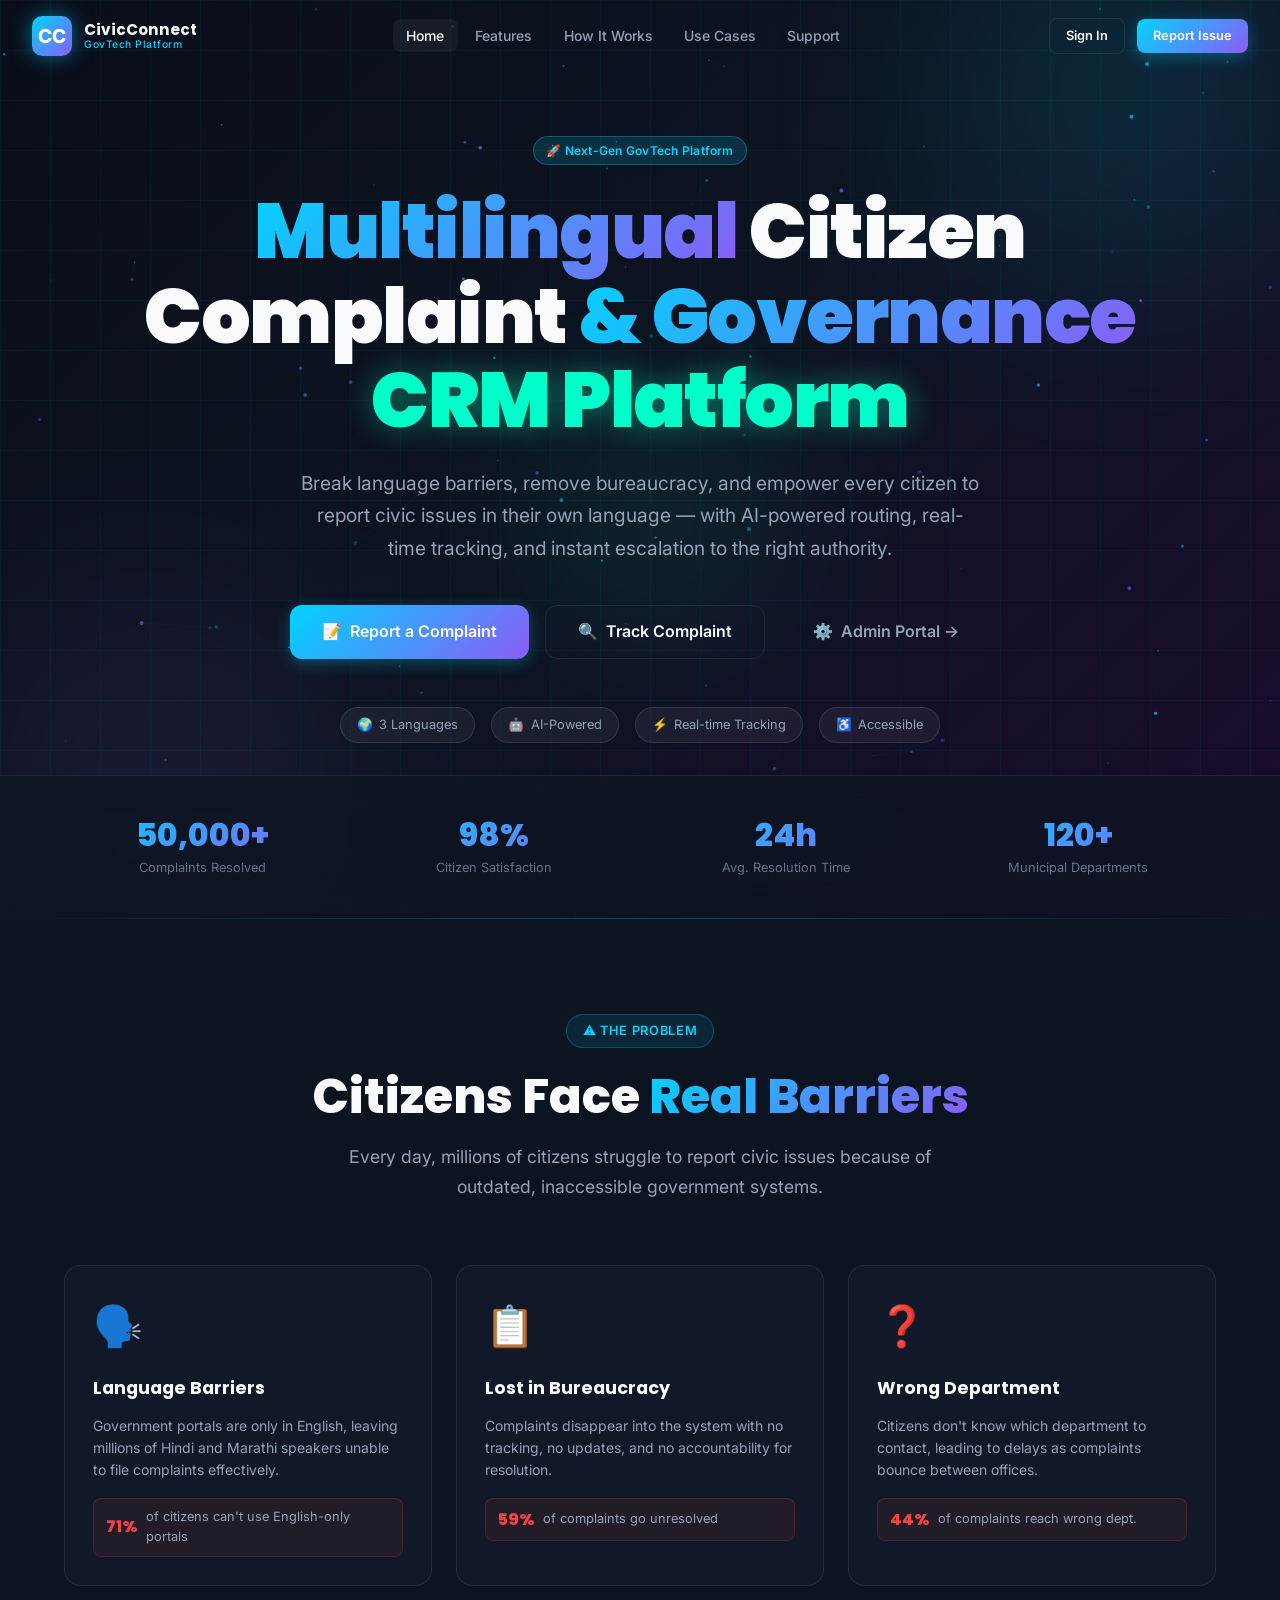
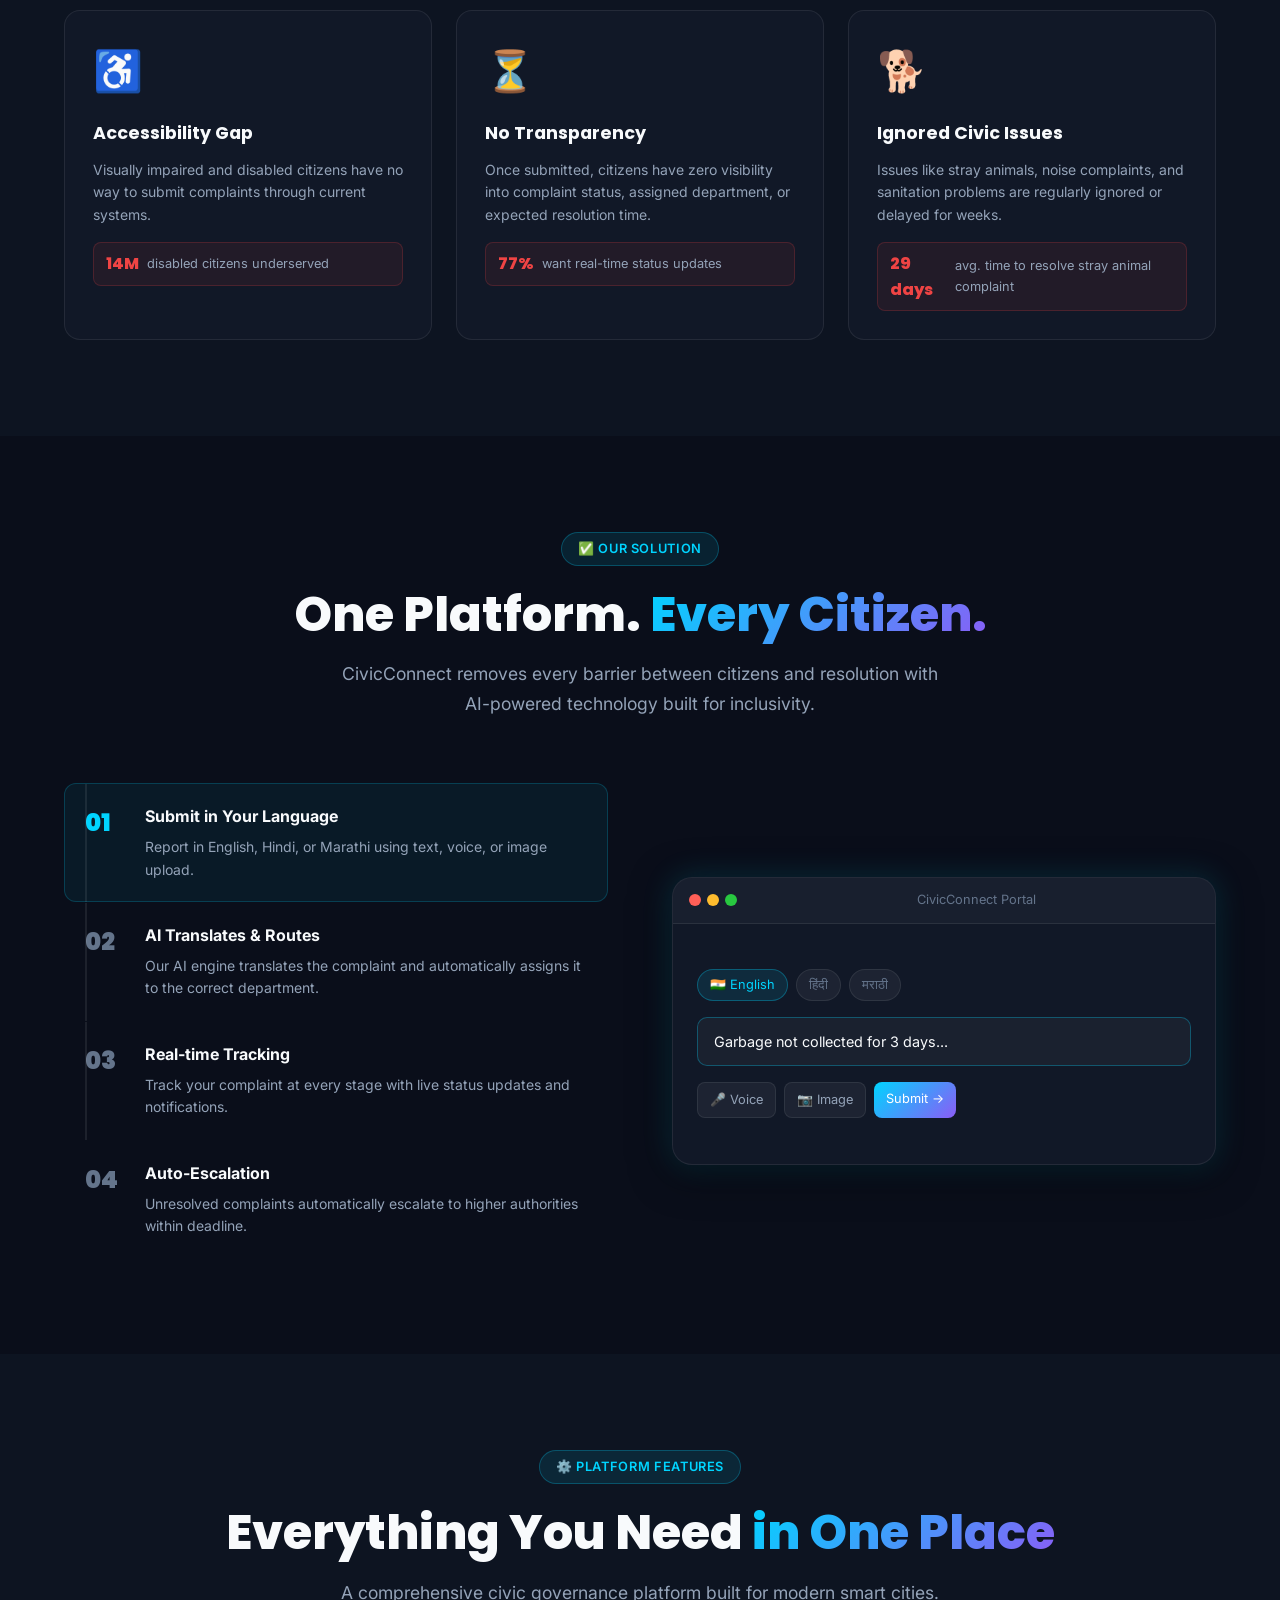
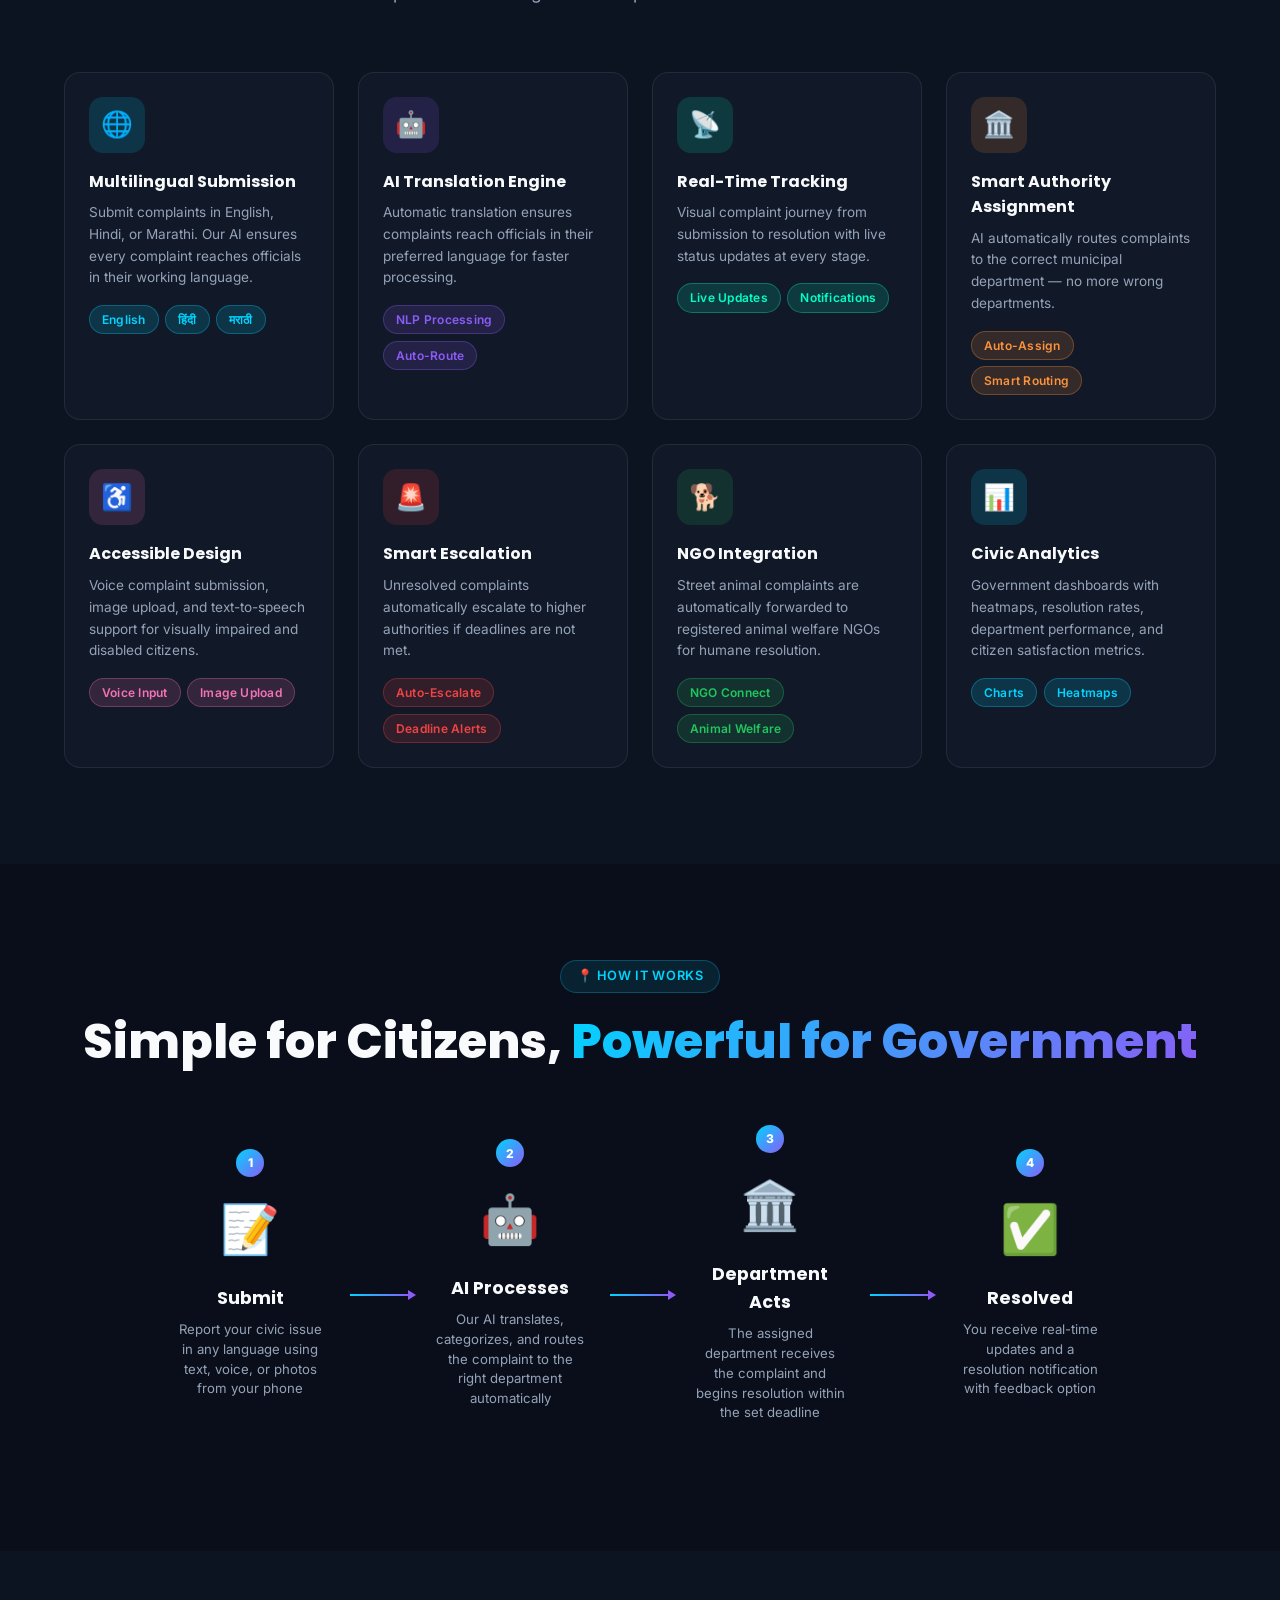
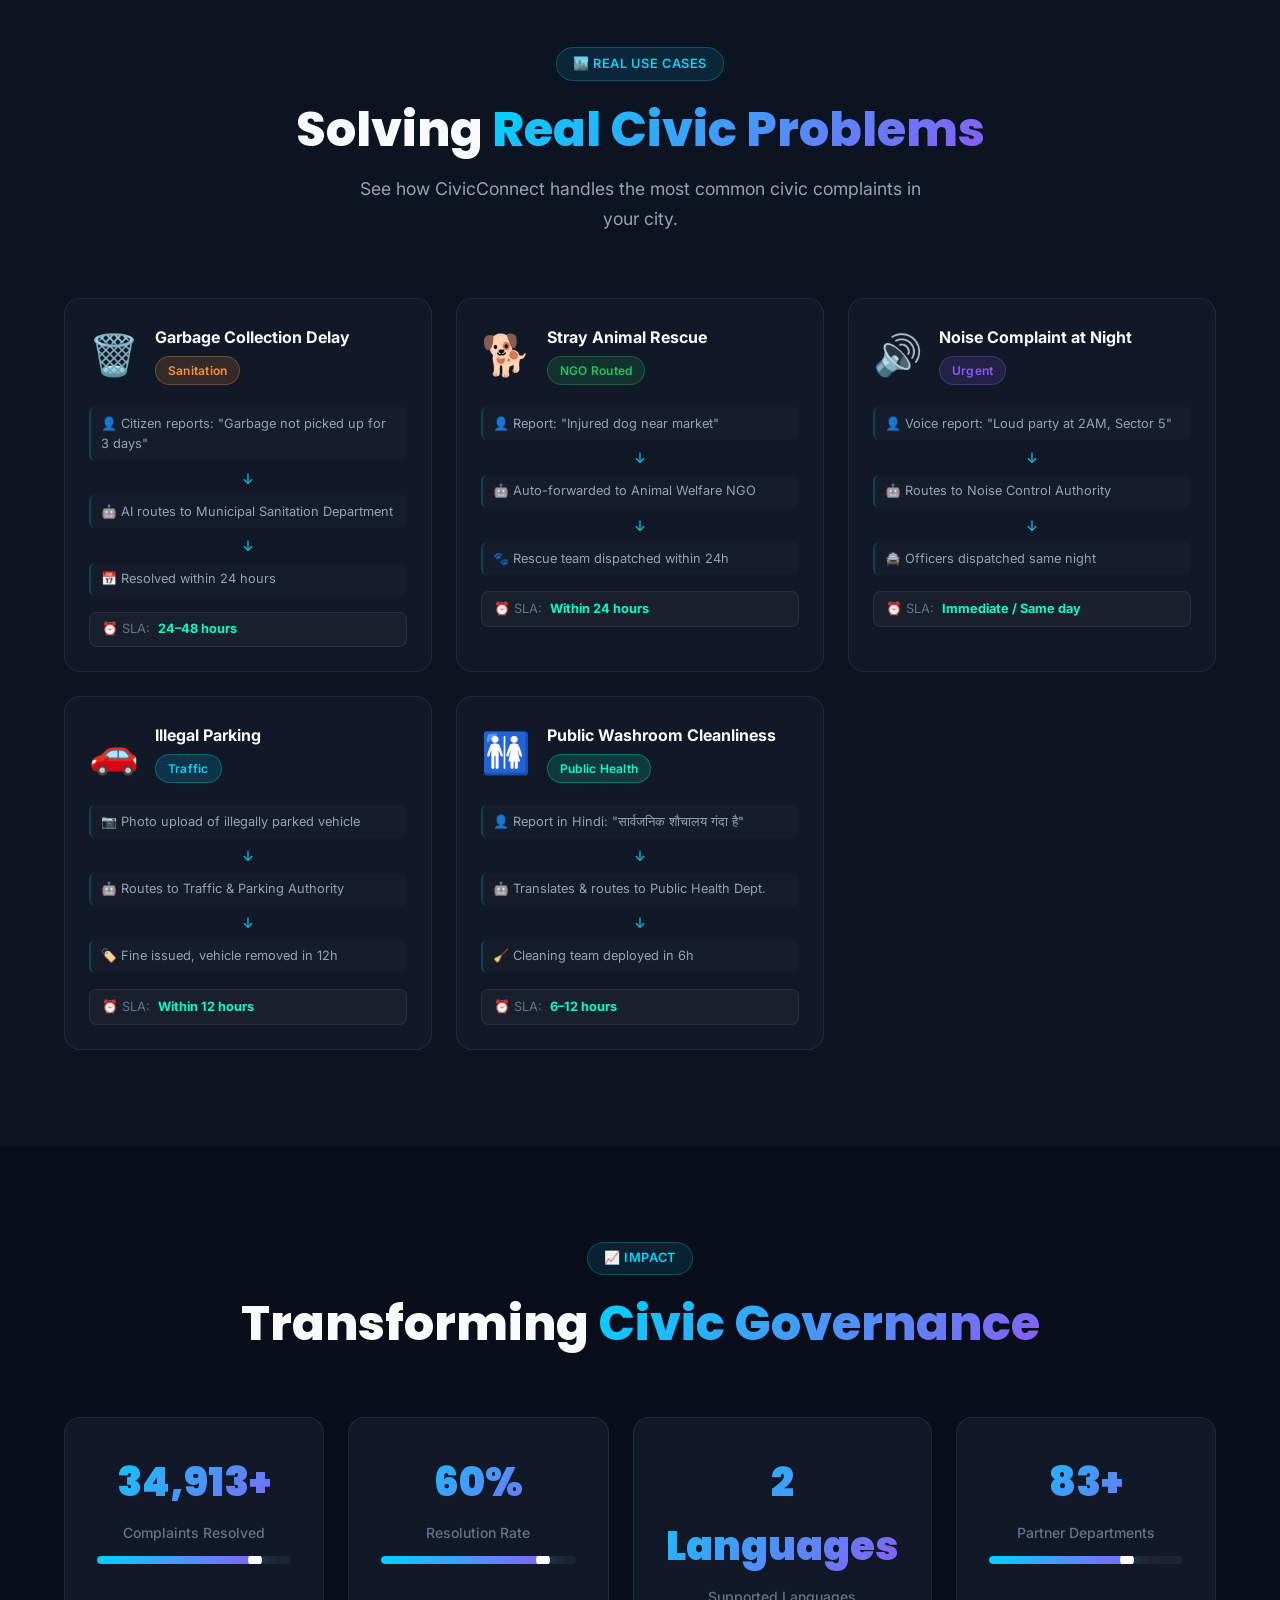
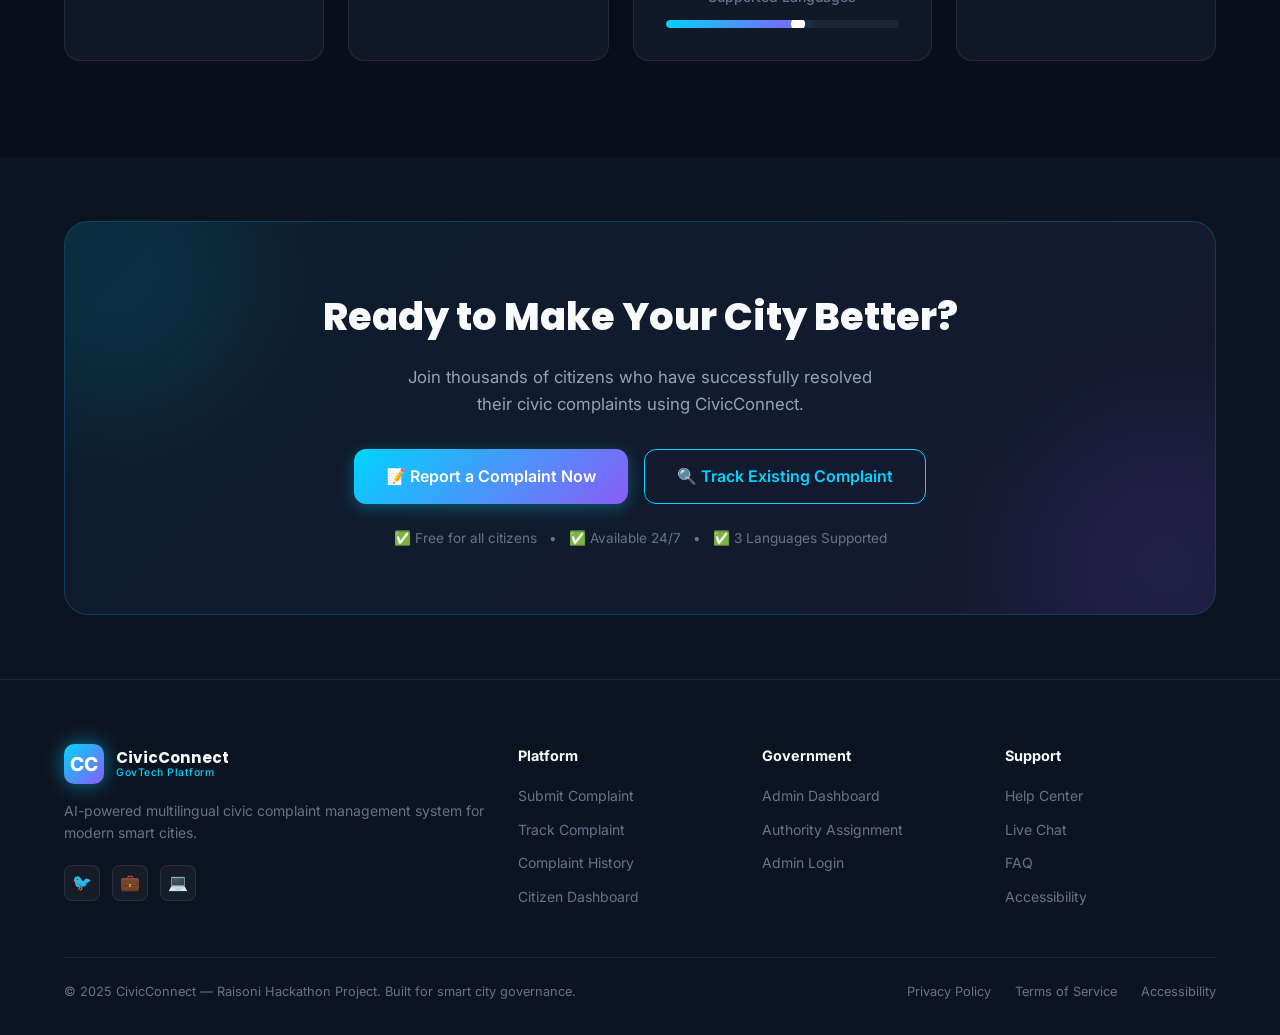
<file: index.html>
<!DOCTYPE html>
<html lang="en">
<head>
  <meta charset="UTF-8" />
  <meta name="viewport" content="width=device-width, initial-scale=1.0" />
  <title>CivicConnect CRM - Multilingual Citizen Complaint & Governance Platform</title>
  <meta name="description" content="AI-powered multilingual civic complaint system with real-time tracking, automated authority assignment, and inclusive voice/image reporting." />
  <link rel="stylesheet" href="css/main.css" />
  <link rel="stylesheet" href="css/animations.css" />
  <link rel="stylesheet" href="css/landing.css" />
</head>
<body>

<!-- Page Loader -->
<div class="loader-overlay" id="pageLoader">
  <div style="text-align:center">
    <div style="width:60px;height:60px;background:linear-gradient(135deg,#00d4ff,#8b5cf6);border-radius:16px;display:flex;align-items:center;justify-content:center;font-size:1.8rem;margin:0 auto 1rem;animation:pulse 1.5s ease infinite">🏛️</div>
    <div class="loader" style="margin:0 auto"></div>
    <p style="margin-top:1rem;color:#94a3b8;font-size:0.875rem">Loading CivicConnect...</p>
  </div>
</div>

<!-- Navigation -->
<nav class="navbar" id="navbar">
  <div class="nav-brand">
    <div class="nav-logo">CC</div>
    <div class="nav-brand-text">
      <span class="brand-name">CivicConnect</span>
      <span class="brand-tag">GovTech Platform</span>
    </div>
  </div>
  <ul class="nav-links">
    <li><a href="index.html" class="active">Home</a></li>
    <li><a href="#features">Features</a></li>
    <li><a href="#how-it-works">How It Works</a></li>
    <li><a href="#use-cases">Use Cases</a></li>
    <li><a href="customer-support.html">Support</a></li>
  </ul>
  <div class="nav-actions">
    <a href="login.html" class="btn btn-secondary btn-sm">Sign In</a>
    <a href="complaint-submission.html" class="btn btn-primary btn-sm">Report Issue</a>
    <div class="nav-toggle" id="navToggle">
      <span></span><span></span><span></span>
    </div>
  </div>
</nav>

<!-- ===================== HERO SECTION ===================== -->
<section class="hero-section" id="home">
  <div class="floating-shapes">
    <div class="shape shape-1"></div>
    <div class="shape shape-2"></div>
    <div class="shape shape-3"></div>
  </div>
  <div class="grid-bg"></div>
  <canvas id="particles-canvas"></canvas>

  <div class="container hero-content">
    <div class="hero-tag">
      <span class="badge badge-blue animate-pulse">🚀 Next-Gen GovTech Platform</span>
    </div>

    <h1 class="hero-headline">
      <span class="gradient-text">Multilingual</span> Citizen<br/>
      Complaint <span class="gradient-text">&amp; Governance</span><br/>
      <span class="hero-typed-line">CRM Platform</span>
    </h1>

    <p class="hero-tagline">
      Break language barriers, remove bureaucracy, and empower every citizen to report 
      civic issues in their own language — with AI-powered routing, real-time tracking, 
      and instant escalation to the right authority.
    </p>

    <div class="hero-actions">
      <a href="complaint-submission.html" class="btn btn-primary btn-lg morphing-btn">
        <span>📝</span> Report a Complaint
      </a>
      <a href="complaint-tracking.html" class="btn btn-secondary btn-lg">
        <span>🔍</span> Track Complaint
      </a>
      <a href="login.html" class="btn btn-ghost btn-lg">
        <span>⚙️</span> Admin Portal →
      </a>
    </div>

    <div class="hero-badges">
      <div class="hero-badge"><span>🌍</span> 3 Languages</div>
      <div class="hero-badge"><span>🤖</span> AI-Powered</div>
      <div class="hero-badge"><span>⚡</span> Real-time Tracking</div>
      <div class="hero-badge"><span>♿</span> Accessible</div>
    </div>
  </div>

  <div class="hero-stats">
    <div class="container">
      <div class="hero-stats-grid">
        <div class="hero-stat">
          <div class="hero-stat-value counter" data-target="50000" data-suffix="+">50,000+</div>
          <div class="hero-stat-label">Complaints Resolved</div>
        </div>
        <div class="hero-stat">
          <div class="hero-stat-value counter" data-target="98" data-suffix="%">98%</div>
          <div class="hero-stat-label">Citizen Satisfaction</div>
        </div>
        <div class="hero-stat">
          <div class="hero-stat-value counter" data-target="24" data-suffix="h">24h</div>
          <div class="hero-stat-label">Avg. Resolution Time</div>
        </div>
        <div class="hero-stat">
          <div class="hero-stat-value counter" data-target="120" data-suffix="+">120+</div>
          <div class="hero-stat-label">Municipal Departments</div>
        </div>
      </div>
    </div>
  </div>
</section>

<!-- ===================== PROBLEM SECTION ===================== -->
<section class="section problem-section" id="problem">
  <div class="container">
    <div class="section-header">
      <div class="section-tag reveal">⚠️ The Problem</div>
      <h2 class="section-title reveal">Citizens Face <span>Real Barriers</span></h2>
      <p class="section-subtitle reveal">Every day, millions of citizens struggle to report civic issues because of outdated, inaccessible government systems.</p>
    </div>

    <div class="problems-grid">
      <div class="problem-card reveal" data-delay="0">
        <div class="problem-icon">🗣️</div>
        <h3>Language Barriers</h3>
        <p>Government portals are only in English, leaving millions of Hindi and Marathi speakers unable to file complaints effectively.</p>
        <div class="problem-stat">
          <span class="counter" data-target="72" data-suffix="%">72%</span>
          <span>of citizens can't use English-only portals</span>
        </div>
      </div>
      <div class="problem-card reveal" data-delay="150">
        <div class="problem-icon">📋</div>
        <h3>Lost in Bureaucracy</h3>
        <p>Complaints disappear into the system with no tracking, no updates, and no accountability for resolution.</p>
        <div class="problem-stat">
          <span class="counter" data-target="60" data-suffix="%">60%</span>
          <span>of complaints go unresolved</span>
        </div>
      </div>
      <div class="problem-card reveal" data-delay="300">
        <div class="problem-icon">❓</div>
        <h3>Wrong Department</h3>
        <p>Citizens don't know which department to contact, leading to delays as complaints bounce between offices.</p>
        <div class="problem-stat">
          <span class="counter" data-target="45" data-suffix="%">45%</span>
          <span>of complaints reach wrong dept.</span>
        </div>
      </div>
      <div class="problem-card reveal" data-delay="450">
        <div class="problem-icon">♿</div>
        <h3>Accessibility Gap</h3>
        <p>Visually impaired and disabled citizens have no way to submit complaints through current systems.</p>
        <div class="problem-stat">
          <span class="counter" data-target="15" data-suffix="M">15M</span>
          <span>disabled citizens underserved</span>
        </div>
      </div>
      <div class="problem-card reveal" data-delay="600">
        <div class="problem-icon">⏳</div>
        <h3>No Transparency</h3>
        <p>Once submitted, citizens have zero visibility into complaint status, assigned department, or expected resolution time.</p>
        <div class="problem-stat">
          <span class="counter" data-target="80" data-suffix="%">80%</span>
          <span>want real-time status updates</span>
        </div>
      </div>
      <div class="problem-card reveal" data-delay="750">
        <div class="problem-icon">🐕</div>
        <h3>Ignored Civic Issues</h3>
        <p>Issues like stray animals, noise complaints, and sanitation problems are regularly ignored or delayed for weeks.</p>
        <div class="problem-stat">
          <span class="counter" data-target="30" data-suffix=" days">30 days</span>
          <span>avg. time to resolve stray animal complaint</span>
        </div>
      </div>
    </div>
  </div>
</section>

<!-- ===================== SOLUTION SECTION ===================== -->
<section class="section solution-section" id="solution">
  <div class="container">
    <div class="section-header">
      <div class="section-tag reveal">✅ Our Solution</div>
      <h2 class="section-title reveal">One Platform. <span>Every Citizen.</span></h2>
      <p class="section-subtitle reveal">CivicConnect removes every barrier between citizens and resolution with AI-powered technology built for inclusivity.</p>
    </div>

    <div class="solution-showcase reveal">
      <div class="solution-left">
        <div class="solution-steps">
          <div class="solution-step active" data-step="1">
            <div class="step-num">01</div>
            <div class="step-content">
              <h4>Submit in Your Language</h4>
              <p>Report in English, Hindi, or Marathi using text, voice, or image upload.</p>
            </div>
          </div>
          <div class="solution-step" data-step="2">
            <div class="step-num">02</div>
            <div class="step-content">
              <h4>AI Translates & Routes</h4>
              <p>Our AI engine translates the complaint and automatically assigns it to the correct department.</p>
            </div>
          </div>
          <div class="solution-step" data-step="3">
            <div class="step-num">03</div>
            <div class="step-content">
              <h4>Real-time Tracking</h4>
              <p>Track your complaint at every stage with live status updates and notifications.</p>
            </div>
          </div>
          <div class="solution-step" data-step="4">
            <div class="step-num">04</div>
            <div class="step-content">
              <h4>Auto-Escalation</h4>
              <p>Unresolved complaints automatically escalate to higher authorities within deadline.</p>
            </div>
          </div>
        </div>
      </div>
      <div class="solution-right">
        <div class="solution-mockup">
          <div class="mockup-header">
            <div class="mockup-dots">
              <span></span><span></span><span></span>
            </div>
            <div class="mockup-title">CivicConnect Portal</div>
          </div>
          <div class="mockup-content" id="solutionMockup">
            <div class="mockup-step active" id="mockStep1">
              <div class="mockup-form">
                <div class="lang-pills">
                  <span class="lang-pill active">🇮🇳 English</span>
                  <span class="lang-pill">हिंदी</span>
                  <span class="lang-pill">मराठी</span>
                </div>
                <div class="mock-input">Garbage not collected for 3 days...</div>
                <div class="mock-btns">
                  <span class="mock-btn">🎤 Voice</span>
                  <span class="mock-btn">📷 Image</span>
                  <span class="mock-btn primary">Submit →</span>
                </div>
              </div>
            </div>
            <div class="mockup-step" id="mockStep2">
              <div class="ai-processing">
                <div class="ai-icon">🤖</div>
                <div class="ai-text">AI Processing...</div>
                <div class="ai-steps">
                  <div class="ai-step done">✅ Language Detected: English</div>
                  <div class="ai-step done">✅ Category: Sanitation</div>
                  <div class="ai-step active">⚡ Routing to Municipal Sanitation Dept.</div>
                </div>
              </div>
            </div>
            <div class="mockup-step" id="mockStep3">
              <div class="tracking-preview">
                <div class="track-id">🎫 CRM#847291</div>
                <div class="track-steps">
                  <div class="track-step done">✅ Submitted</div>
                  <div class="track-step done">✅ Assigned</div>
                  <div class="track-step active">⚡ Processing</div>
                  <div class="track-step">⏳ Resolution</div>
                </div>
              </div>
            </div>
            <div class="mockup-step" id="mockStep4">
              <div class="escalation-preview">
                <div class="esc-badge">🚨 Auto-Escalated</div>
                <p>Complaint escalated to Head Department after 48h deadline exceeded</p>
                <div class="esc-chain">
                  <span>Ward Office</span>
                  <span>→</span>
                  <span>Municipal Dept.</span>
                  <span>→</span>
                  <span class="active">City Authority</span>
                </div>
              </div>
            </div>
          </div>
        </div>
      </div>
    </div>
  </div>
</section>

<!-- ===================== FEATURES SECTION ===================== -->
<section class="section features-section" id="features">
  <div class="container">
    <div class="section-header">
      <div class="section-tag reveal">⚙️ Platform Features</div>
      <h2 class="section-title reveal">Everything You Need <span>in One Place</span></h2>
      <p class="section-subtitle reveal">A comprehensive civic governance platform built for modern smart cities.</p>
    </div>

    <div class="features-grid">
      <div class="feature-card reveal" data-delay="0">
        <div class="feature-icon" style="background:rgba(0,212,255,0.15)">🌐</div>
        <h3>Multilingual Submission</h3>
        <p>Submit complaints in English, Hindi, or Marathi. Our AI ensures every complaint reaches officials in their working language.</p>
        <div class="feature-tags">
          <span class="badge badge-blue">English</span>
          <span class="badge badge-blue">हिंदी</span>
          <span class="badge badge-blue">मराठी</span>
        </div>
      </div>

      <div class="feature-card reveal" data-delay="100">
        <div class="feature-icon" style="background:rgba(139,92,246,0.15)">🤖</div>
        <h3>AI Translation Engine</h3>
        <p>Automatic translation ensures complaints reach officials in their preferred language for faster processing.</p>
        <div class="feature-tags">
          <span class="badge badge-purple">NLP Processing</span>
          <span class="badge badge-purple">Auto-Route</span>
        </div>
      </div>

      <div class="feature-card reveal" data-delay="200">
        <div class="feature-icon" style="background:rgba(0,255,200,0.15)">📡</div>
        <h3>Real-Time Tracking</h3>
        <p>Visual complaint journey from submission to resolution with live status updates at every stage.</p>
        <div class="feature-tags">
          <span class="badge badge-teal">Live Updates</span>
          <span class="badge badge-teal">Notifications</span>
        </div>
      </div>

      <div class="feature-card reveal" data-delay="300">
        <div class="feature-icon" style="background:rgba(251,146,60,0.15)">🏛️</div>
        <h3>Smart Authority Assignment</h3>
        <p>AI automatically routes complaints to the correct municipal department — no more wrong departments.</p>
        <div class="feature-tags">
          <span class="badge badge-orange">Auto-Assign</span>
          <span class="badge badge-orange">Smart Routing</span>
        </div>
      </div>

      <div class="feature-card reveal" data-delay="400">
        <div class="feature-icon" style="background:rgba(244,114,182,0.15)">♿</div>
        <h3>Accessible Design</h3>
        <p>Voice complaint submission, image upload, and text-to-speech support for visually impaired and disabled citizens.</p>
        <div class="feature-tags">
          <span class="badge badge-pink">Voice Input</span>
          <span class="badge badge-pink">Image Upload</span>
        </div>
      </div>

      <div class="feature-card reveal" data-delay="500">
        <div class="feature-icon" style="background:rgba(239,68,68,0.15)">🚨</div>
        <h3>Smart Escalation</h3>
        <p>Unresolved complaints automatically escalate to higher authorities if deadlines are not met.</p>
        <div class="feature-tags">
          <span class="badge badge-red">Auto-Escalate</span>
          <span class="badge badge-red">Deadline Alerts</span>
        </div>
      </div>

      <div class="feature-card reveal" data-delay="600">
        <div class="feature-icon" style="background:rgba(34,197,94,0.15)">🐕</div>
        <h3>NGO Integration</h3>
        <p>Street animal complaints are automatically forwarded to registered animal welfare NGOs for humane resolution.</p>
        <div class="feature-tags">
          <span class="badge badge-green">NGO Connect</span>
          <span class="badge badge-green">Animal Welfare</span>
        </div>
      </div>

      <div class="feature-card reveal" data-delay="700">
        <div class="feature-icon" style="background:rgba(0,212,255,0.15)">📊</div>
        <h3>Civic Analytics</h3>
        <p>Government dashboards with heatmaps, resolution rates, department performance, and citizen satisfaction metrics.</p>
        <div class="feature-tags">
          <span class="badge badge-blue">Charts</span>
          <span class="badge badge-blue">Heatmaps</span>
        </div>
      </div>
    </div>
  </div>
</section>

<!-- ===================== HOW IT WORKS ===================== -->
<section class="section how-section" id="how-it-works">
  <div class="container">
    <div class="section-header">
      <div class="section-tag reveal">📍 How It Works</div>
      <h2 class="section-title reveal">Simple for Citizens, <span>Powerful for Government</span></h2>
    </div>

    <div class="how-steps">
      <div class="how-step reveal" data-delay="0">
        <div class="how-step-number">1</div>
        <div class="how-step-icon">📝</div>
        <h3>Submit</h3>
        <p>Report your civic issue in any language using text, voice, or photos from your phone</p>
      </div>
      <div class="how-connector reveal" data-delay="100"></div>
      <div class="how-step reveal" data-delay="200">
        <div class="how-step-number">2</div>
        <div class="how-step-icon">🤖</div>
        <h3>AI Processes</h3>
        <p>Our AI translates, categorizes, and routes the complaint to the right department automatically</p>
      </div>
      <div class="how-connector reveal" data-delay="300"></div>
      <div class="how-step reveal" data-delay="400">
        <div class="how-step-number">3</div>
        <div class="how-step-icon">🏛️</div>
        <h3>Department Acts</h3>
        <p>The assigned department receives the complaint and begins resolution within the set deadline</p>
      </div>
      <div class="how-connector reveal" data-delay="500"></div>
      <div class="how-step reveal" data-delay="600">
        <div class="how-step-number">4</div>
        <div class="how-step-icon">✅</div>
        <h3>Resolved</h3>
        <p>You receive real-time updates and a resolution notification with feedback option</p>
      </div>
    </div>
  </div>
</section>

<!-- ===================== USE CASES SECTION ===================== -->
<section class="section usecases-section" id="use-cases">
  <div class="container">
    <div class="section-header">
      <div class="section-tag reveal">🏙️ Real Use Cases</div>
      <h2 class="section-title reveal">Solving <span>Real Civic Problems</span></h2>
      <p class="section-subtitle reveal">See how CivicConnect handles the most common civic complaints in your city.</p>
    </div>

    <div class="usecases-grid">

      <div class="usecase-card reveal" data-delay="0">
        <div class="usecase-header">
          <div class="usecase-icon">🗑️</div>
          <div>
            <h4>Garbage Collection Delay</h4>
            <span class="badge badge-orange">Sanitation</span>
          </div>
        </div>
        <div class="usecase-flow">
          <div class="flow-item">👤 Citizen reports: "Garbage not picked up for 3 days"</div>
          <div class="flow-arrow">↓</div>
          <div class="flow-item">🤖 AI routes to Municipal Sanitation Department</div>
          <div class="flow-arrow">↓</div>
          <div class="flow-item">📅 Resolved within 24 hours</div>
        </div>
        <div class="usecase-deadline">
          <span>⏰ SLA:</span> <strong>24–48 hours</strong>
        </div>
      </div>

      <div class="usecase-card reveal" data-delay="150">
        <div class="usecase-header">
          <div class="usecase-icon">🐕</div>
          <div>
            <h4>Stray Animal Rescue</h4>
            <span class="badge badge-green">NGO Routed</span>
          </div>
        </div>
        <div class="usecase-flow">
          <div class="flow-item">👤 Report: "Injured dog near market"</div>
          <div class="flow-arrow">↓</div>
          <div class="flow-item">🤖 Auto-forwarded to Animal Welfare NGO</div>
          <div class="flow-arrow">↓</div>
          <div class="flow-item">🐾 Rescue team dispatched within 24h</div>
        </div>
        <div class="usecase-deadline">
          <span>⏰ SLA:</span> <strong>Within 24 hours</strong>
        </div>
      </div>

      <div class="usecase-card reveal" data-delay="300">
        <div class="usecase-header">
          <div class="usecase-icon">🔊</div>
          <div>
            <h4>Noise Complaint at Night</h4>
            <span class="badge badge-purple">Urgent</span>
          </div>
        </div>
        <div class="usecase-flow">
          <div class="flow-item">👤 Voice report: "Loud party at 2AM, Sector 5"</div>
          <div class="flow-arrow">↓</div>
          <div class="flow-item">🤖 Routes to Noise Control Authority</div>
          <div class="flow-arrow">↓</div>
          <div class="flow-item">🚔 Officers dispatched same night</div>
        </div>
        <div class="usecase-deadline">
          <span>⏰ SLA:</span> <strong>Immediate / Same day</strong>
        </div>
      </div>

      <div class="usecase-card reveal" data-delay="450">
        <div class="usecase-header">
          <div class="usecase-icon">🚗</div>
          <div>
            <h4>Illegal Parking</h4>
            <span class="badge badge-blue">Traffic</span>
          </div>
        </div>
        <div class="usecase-flow">
          <div class="flow-item">📷 Photo upload of illegally parked vehicle</div>
          <div class="flow-arrow">↓</div>
          <div class="flow-item">🤖 Routes to Traffic & Parking Authority</div>
          <div class="flow-arrow">↓</div>
          <div class="flow-item">🏷️ Fine issued, vehicle removed in 12h</div>
        </div>
        <div class="usecase-deadline">
          <span>⏰ SLA:</span> <strong>Within 12 hours</strong>
        </div>
      </div>

      <div class="usecase-card reveal" data-delay="600">
        <div class="usecase-header">
          <div class="usecase-icon">🚻</div>
          <div>
            <h4>Public Washroom Cleanliness</h4>
            <span class="badge badge-teal">Public Health</span>
          </div>
        </div>
        <div class="usecase-flow">
          <div class="flow-item">👤 Report in Hindi: "सार्वजनिक शौचालय गंदा है"</div>
          <div class="flow-arrow">↓</div>
          <div class="flow-item">🤖 Translates & routes to Public Health Dept.</div>
          <div class="flow-arrow">↓</div>
          <div class="flow-item">🧹 Cleaning team deployed in 6h</div>
        </div>
        <div class="usecase-deadline">
          <span>⏰ SLA:</span> <strong>6–12 hours</strong>
        </div>
      </div>

      <div class="usecase-card reveal" data-delay="750">
        <div class="usecase-header">
          <div class="usecase-icon">🛣️</div>
          <div>
            <h4>Road Damage / Potholes</h4>
            <span class="badge badge-red">Infrastructure</span>
          </div>
        </div>
        <div class="usecase-flow">
          <div class="flow-item">📷 Photo of damaged road uploaded</div>
          <div class="flow-arrow">↓</div>
          <div class="flow-item">🤖 Routes to Public Works Department</div>
          <div class="flow-arrow">↓</div>
          <div class="flow-item">🔧 Repair scheduled within 72 hours</div>
        </div>
        <div class="usecase-deadline">
          <span>⏰ SLA:</span> <strong>72 hours</strong>
        </div>
      </div>

    </div>
  </div>
</section>

<!-- ===================== IMPACT SECTION ===================== -->
<section class="section impact-section">
  <div class="container">
    <div class="section-header">
      <div class="section-tag reveal">📈 Impact</div>
      <h2 class="section-title reveal">Transforming <span>Civic Governance</span></h2>
    </div>
    <div class="impact-grid">
      <div class="impact-card reveal" data-delay="0">
        <div class="impact-number counter gradient-text" data-target="50000" data-suffix="+">50,000+</div>
        <div class="impact-label">Complaints Resolved</div>
        <div class="progress-bar-container" style="margin-top:0.75rem">
          <div class="progress-bar" data-width="85%"></div>
        </div>
      </div>
      <div class="impact-card reveal" data-delay="150">
        <div class="impact-number counter gradient-text" data-target="87" data-suffix="%">87%</div>
        <div class="impact-label">Resolution Rate</div>
        <div class="progress-bar-container" style="margin-top:0.75rem">
          <div class="progress-bar" data-width="87%"></div>
        </div>
      </div>
      <div class="impact-card reveal" data-delay="300">
        <div class="impact-number counter gradient-text" data-target="3" data-suffix=" Languages">3</div>
        <div class="impact-label">Supported Languages</div>
        <div class="progress-bar-container" style="margin-top:0.75rem">
          <div class="progress-bar" data-width="60%"></div>
        </div>
      </div>
      <div class="impact-card reveal" data-delay="450">
        <div class="impact-number counter gradient-text" data-target="120" data-suffix="+">120+</div>
        <div class="impact-label">Partner Departments</div>
        <div class="progress-bar-container" style="margin-top:0.75rem">
          <div class="progress-bar" data-width="75%"></div>
        </div>
      </div>
    </div>
  </div>
</section>

<!-- ===================== CTA SECTION ===================== -->
<section class="cta-section">
  <div class="container">
    <div class="cta-card reveal">
      <div class="cta-bg-shapes">
        <div class="cta-shape"></div>
        <div class="cta-shape"></div>
      </div>
      <div class="cta-content">
        <h2>Ready to Make Your City Better?</h2>
        <p>Join thousands of citizens who have successfully resolved their civic complaints using CivicConnect.</p>
        <div class="cta-actions">
          <a href="complaint-submission.html" class="btn btn-primary btn-lg">📝 Report a Complaint Now</a>
          <a href="complaint-tracking.html" class="btn btn-outline btn-lg">🔍 Track Existing Complaint</a>
        </div>
        <div class="cta-note">
          <span>✅ Free for all citizens</span>
          <span>•</span>
          <span>✅ Available 24/7</span>
          <span>•</span>
          <span>✅ 3 Languages Supported</span>
        </div>
      </div>
    </div>
  </div>
</section>

<!-- ===================== FOOTER ===================== -->
<footer class="footer">
  <div class="container">
    <div class="footer-grid">
      <div class="footer-brand">
        <div class="nav-brand" style="margin-bottom:1rem">
          <div class="nav-logo">CC</div>
          <div class="nav-brand-text">
            <span class="brand-name">CivicConnect</span>
            <span class="brand-tag">GovTech Platform</span>
          </div>
        </div>
        <p>AI-powered multilingual civic complaint management system for modern smart cities.</p>
        <div class="footer-social">
          <a href="#" aria-label="Twitter">🐦</a>
          <a href="#" aria-label="LinkedIn">💼</a>
          <a href="#" aria-label="GitHub">💻</a>
        </div>
      </div>
      <div class="footer-col">
        <h4>Platform</h4>
        <ul>
          <li><a href="complaint-submission.html">Submit Complaint</a></li>
          <li><a href="complaint-tracking.html">Track Complaint</a></li>
          <li><a href="complaint-history.html">Complaint History</a></li>
          <li><a href="citizen-dashboard.html">Citizen Dashboard</a></li>
        </ul>
      </div>
      <div class="footer-col">
        <h4>Government</h4>
        <ul>
          <li><a href="admin-dashboard.html">Admin Dashboard</a></li>
          <li><a href="authority-assignment.html">Authority Assignment</a></li>
          <li><a href="login.html">Admin Login</a></li>
        </ul>
      </div>
      <div class="footer-col">
        <h4>Support</h4>
        <ul>
          <li><a href="customer-support.html">Help Center</a></li>
          <li><a href="customer-support.html">Live Chat</a></li>
          <li><a href="#">FAQ</a></li>
          <li><a href="#">Accessibility</a></li>
        </ul>
      </div>
    </div>
    <div class="footer-bottom">
      <p>© 2025 CivicConnect — Raisoni Hackathon Project. Built for smart city governance.</p>
      <div class="footer-bottom-links">
        <a href="#">Privacy Policy</a>
        <a href="#">Terms of Service</a>
        <a href="#">Accessibility</a>
      </div>
    </div>
  </div>
</footer>

<!-- Toast container -->
<div class="toast-container"></div>

<script src="js/main.js"></script>
<script>
  // Solution showcase step animation
  let currentStep = 1;
  const totalSteps = 4;

  function showStep(step) {
    document.querySelectorAll('.solution-step').forEach(s => s.classList.remove('active'));
    document.querySelectorAll('.mockup-step').forEach(s => s.classList.remove('active'));
    const stepEl = document.querySelector(`.solution-step[data-step="${step}"]`);
    const mockEl = document.getElementById(`mockStep${step}`);
    if (stepEl) stepEl.classList.add('active');
    if (mockEl) mockEl.classList.add('active');
    currentStep = step;
  }

  // Auto-cycle steps
  setInterval(() => {
    currentStep = (currentStep % totalSteps) + 1;
    showStep(currentStep);
  }, 3000);

  // Click to change steps
  document.querySelectorAll('.solution-step').forEach(step => {
    step.addEventListener('click', () => showStep(parseInt(step.dataset.step)));
  });
</script>
</body>
</html>
</file>
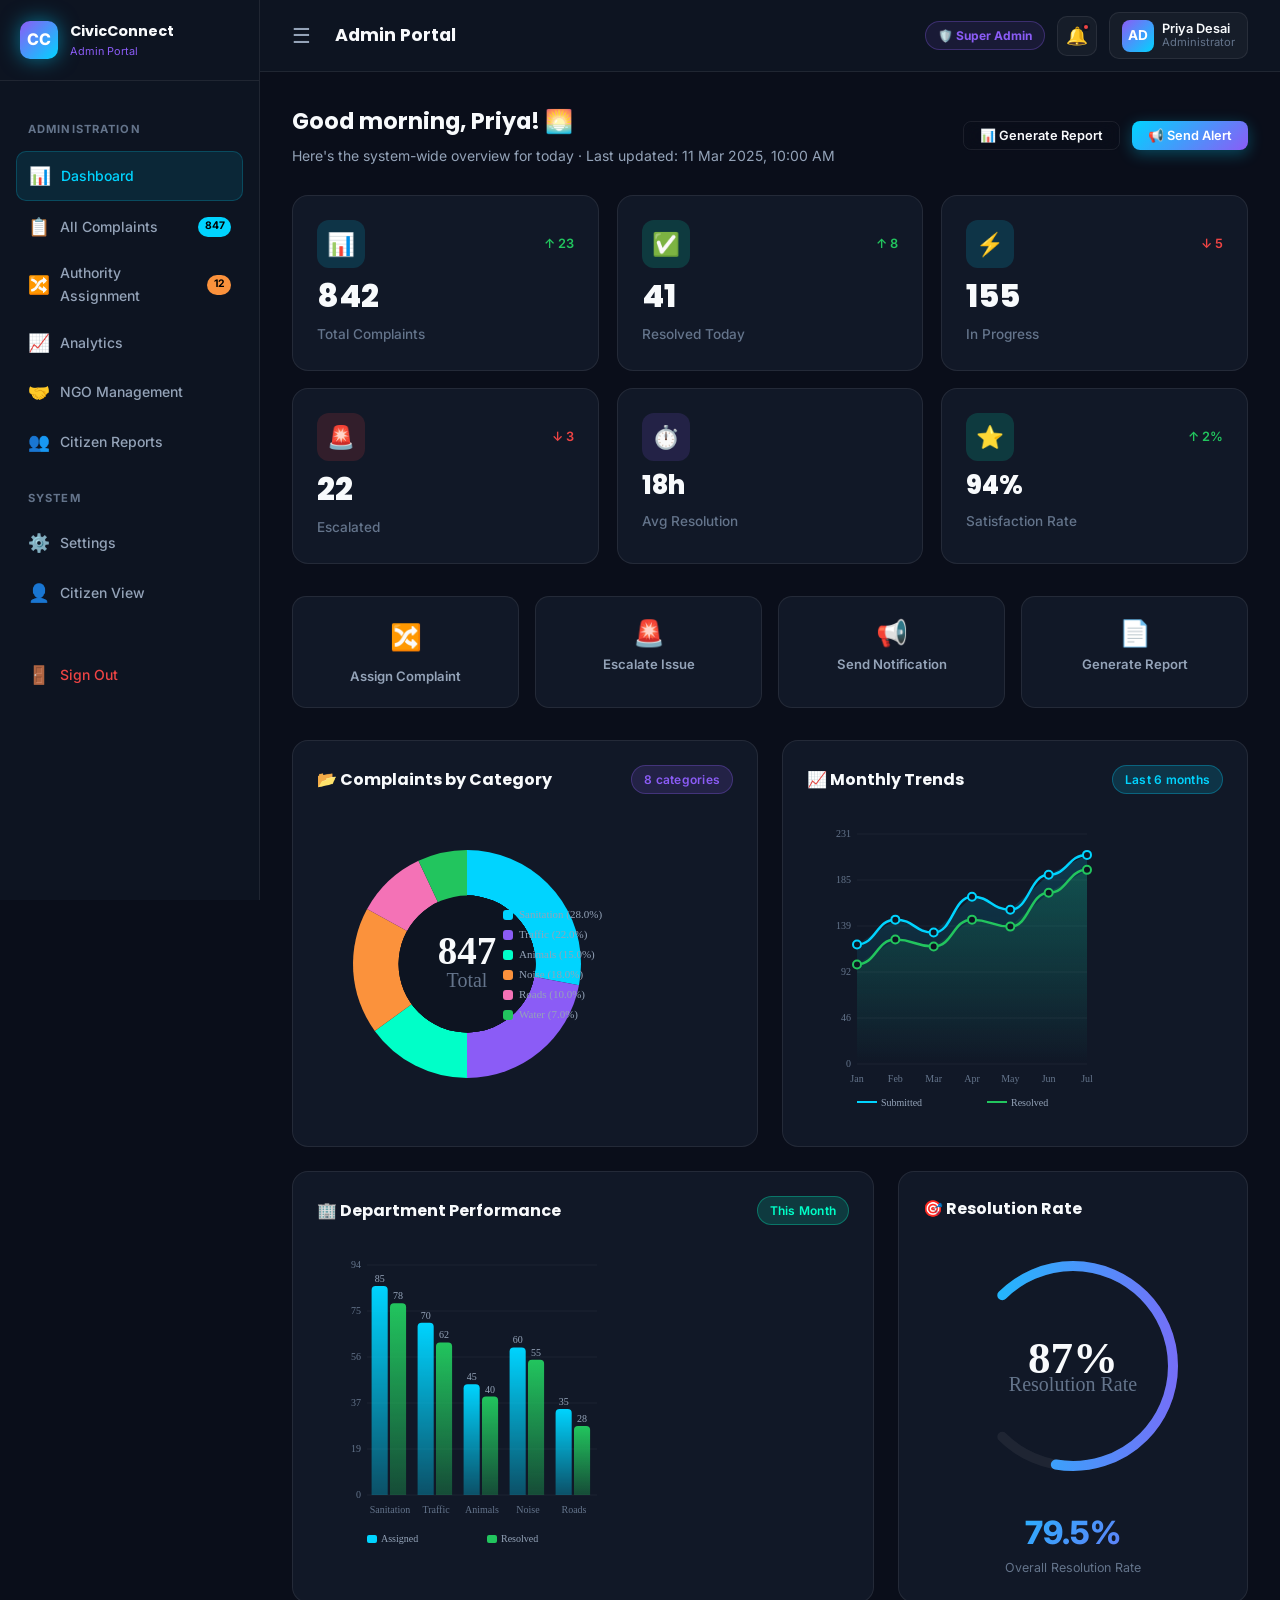
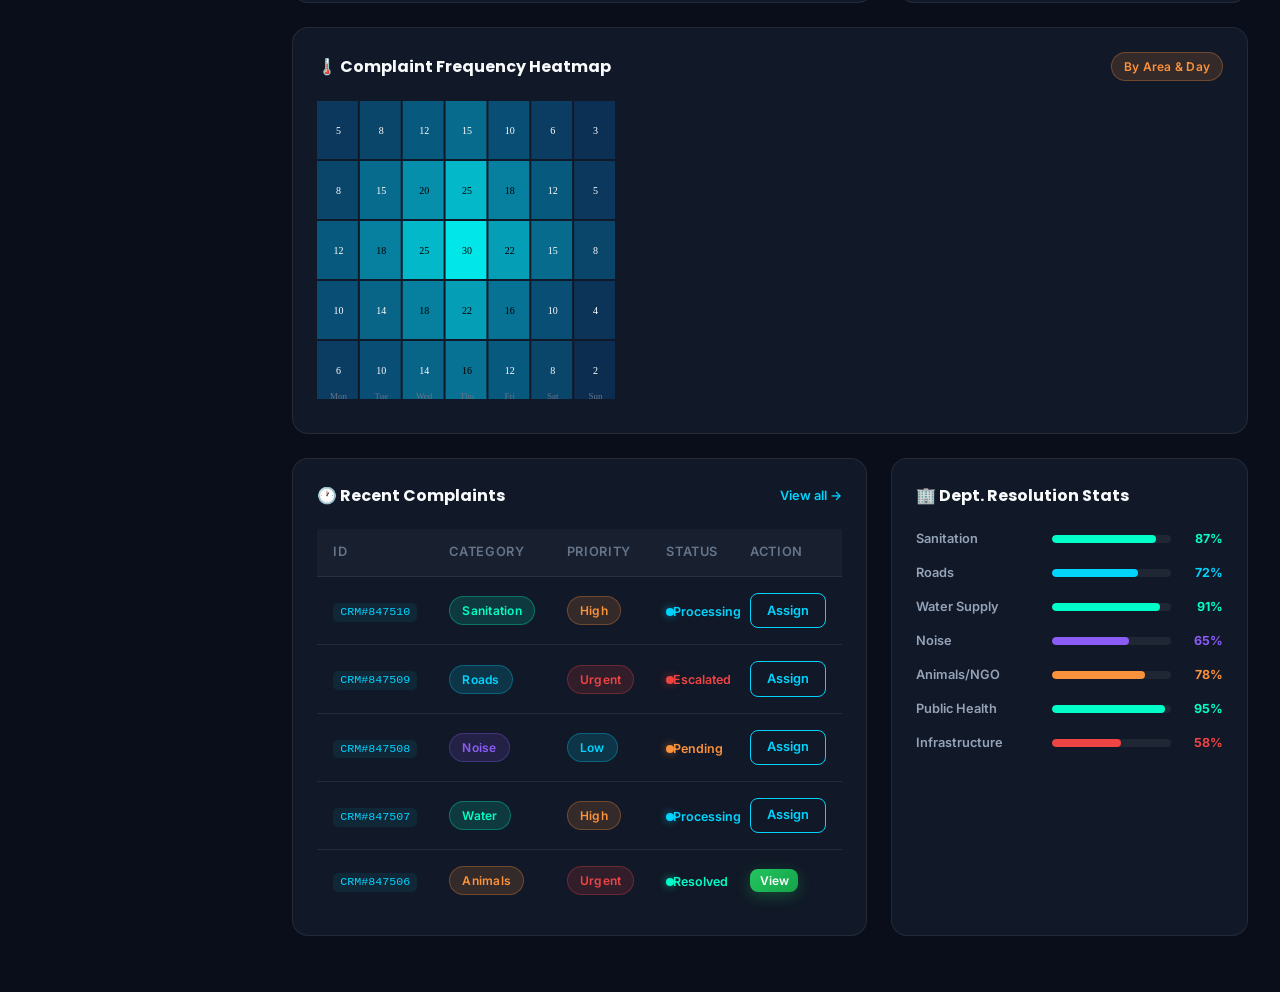
<file: admin-dashboard.html>
<!DOCTYPE html>
<html lang="en">
<head>
  <meta charset="UTF-8" />
  <meta name="viewport" content="width=device-width, initial-scale=1.0" />
  <title>Admin Dashboard – CivicConnect CRM</title>
  <link rel="stylesheet" href="css/main.css" />
  <link rel="stylesheet" href="css/animations.css" />
  <style>
    .dashboard-layout { display: flex; min-height: 100vh; }

    .card {
      background: var(--bg-card);
      border: 1px solid var(--border-color);
      border-radius: 16px;
      padding: 1.5rem;
    }
    .card-header { display: flex; align-items: center; justify-content: space-between; margin-bottom: 1.25rem; }
    .card-title { font-family: var(--font-heading); font-size: 1rem; font-weight: 700; }

    /* Stats */
    .stats-grid-6 { display: grid; grid-template-columns: repeat(6, 1fr); gap: 1.1rem; margin-bottom: 2rem; }

    /* Charts grid */
    .charts-grid-2 { display: grid; grid-template-columns: 1fr 1fr; gap: 1.5rem; margin-bottom: 1.5rem; }
    .charts-grid-3 { display: grid; grid-template-columns: 2fr 1fr; gap: 1.5rem; margin-bottom: 1.5rem; }

    /* Table sections */
    .tables-grid { display: grid; grid-template-columns: 1fr 1fr; gap: 1.5rem; margin-bottom: 1.5rem; }

    /* Dept performance bar */
    .dept-bar-row { display: flex; align-items: center; gap: 1rem; margin-bottom: .85rem; }
    .dept-bar-label { font-size: .8rem; font-weight: 600; color: var(--text-secondary); width: 120px; flex-shrink: 0; }
    .dept-bar-wrap { flex: 1; height: 8px; background: rgba(255,255,255,.06); border-radius: 4px; overflow: hidden; }
    .dept-bar-fill { height: 100%; border-radius: 4px; transition: width .8s ease; }
    .dept-bar-val { font-size: .78rem; font-weight: 700; width: 36px; text-align: right; flex-shrink: 0; }

    /* Status dot */
    .status-dot { display: inline-flex; align-items: center; gap: .4rem; font-size: .78rem; font-weight: 600; }
    .status-dot::before { content:''; display:inline-block; width:7px; height:7px; border-radius:50%; }
    .status-dot.resolved::before { background:var(--accent-teal); }
    .status-dot.processing::before { background:var(--accent-blue); animation:pulse 1.5s ease infinite; }
    .status-dot.escalated::before { background:#ef4444; animation:pulse 1.2s ease infinite; }
    .status-dot.pending::before { background:var(--accent-orange); }

    /* Quick action grid */
    .quick-grid { display: grid; grid-template-columns: repeat(4,1fr); gap: 1rem; margin-bottom: 2rem; }
    .quick-card {
      background: var(--bg-card); border: 1px solid var(--border-color);
      border-radius: 14px; padding: 1.25rem; text-align: center;
      cursor: pointer; transition: all .25s; display: flex; flex-direction: column; align-items: center; gap: .5rem;
    }
    .quick-card:hover { border-color: var(--accent-blue); transform: translateY(-2px); box-shadow: var(--shadow-blue); }
    .quick-card .qc-icon { font-size: 1.6rem; }
    .quick-card .qc-label { font-size: .82rem; font-weight: 600; color: var(--text-secondary); }

    /* Admin badge */
    .admin-badge {
      display: inline-flex; align-items: center; gap: .4rem;
      background: rgba(139,92,246,.1); color: var(--accent-purple);
      border: 1px solid rgba(139,92,246,.3); border-radius: 100px;
      padding: .25rem .75rem; font-size: .75rem; font-weight: 700;
    }

    .sidebar-overlay {
      display: none; position: fixed; inset: 0;
      background: rgba(0,0,0,.6); z-index: 99; backdrop-filter: blur(4px);
    }
    .sidebar-overlay.active { display: block; }

    @media (max-width: 1400px) { .stats-grid-6 { grid-template-columns: repeat(3,1fr); } }
    @media (max-width: 1100px) { .charts-grid-2,.charts-grid-3,.tables-grid { grid-template-columns: 1fr; } }
    @media (max-width: 900px) { .quick-grid { grid-template-columns: repeat(2,1fr); } }
    @media (max-width: 600px) { .stats-grid-6 { grid-template-columns: repeat(2,1fr); } }
  </style>
</head>
<body>
<div class="dashboard-layout">

  <!-- ===== ADMIN SIDEBAR ===== -->
  <aside class="sidebar" id="sidebar">
    <div class="sidebar-header">
      <div class="nav-logo" style="width:38px;height:38px;background:linear-gradient(135deg,#8b5cf6,#00d4ff);border-radius:10px;display:flex;align-items:center;justify-content:center;font-weight:800;font-size:1rem;color:#fff;flex-shrink:0;">CC</div>
      <div>
        <div style="font-family:var(--font-heading);font-weight:700;font-size:.9rem;">CivicConnect</div>
        <div style="font-size:.68rem;color:var(--accent-purple);">Admin Portal</div>
      </div>
    </div>
    <nav class="sidebar-nav">
      <div class="nav-section-title">Administration</div>
      <a href="admin-dashboard.html" class="nav-item active"><span class="nav-icon">📊</span> Dashboard</a>
      <a href="#" class="nav-item"><span class="nav-icon">📋</span> All Complaints <span class="nav-badge">847</span></a>
      <a href="authority-assignment.html" class="nav-item"><span class="nav-icon">🔀</span> Authority Assignment <span class="nav-badge" style="background:#fb923c;">12</span></a>
      <a href="#" class="nav-item"><span class="nav-icon">📈</span> Analytics</a>
      <a href="#" class="nav-item"><span class="nav-icon">🤝</span> NGO Management</a>
      <a href="#" class="nav-item"><span class="nav-icon">👥</span> Citizen Reports</a>
      <div class="nav-section-title">System</div>
      <a href="#" class="nav-item"><span class="nav-icon">⚙️</span> Settings</a>
      <a href="citizen-dashboard.html" class="nav-item"><span class="nav-icon">👤</span> Citizen View</a>
      <div style="margin-top:auto;padding-top:2rem;">
        <a href="login.html" class="nav-item" style="color:#ef4444;"><span class="nav-icon">🚪</span> Sign Out</a>
      </div>
    </nav>
  </aside>

  <div class="sidebar-overlay" id="sidebarOverlay"></div>

  <!-- ===== MAIN CONTENT ===== -->
  <div class="main-content">
    <div class="topbar">
      <button id="sidebarToggle" data-sidebar-toggle style="background:none;border:none;color:var(--text-secondary);font-size:1.3rem;cursor:pointer;">☰</button>
      <div style="font-family:var(--font-heading);font-weight:700;font-size:1.1rem;margin-right:auto;padding-left:.5rem;">Admin Portal</div>
      <div class="topbar-actions">
        <span class="admin-badge">🛡️ Super Admin</span>
        <button class="notif-btn">🔔 <span class="notif-dot"></span></button>
        <div class="user-avatar-btn">
          <div style="width:32px;height:32px;border-radius:8px;background:linear-gradient(135deg,#8b5cf6,#00d4ff);display:flex;align-items:center;justify-content:center;font-weight:700;font-size:.85rem;color:#fff;flex-shrink:0;">AD</div>
          <div class="user-info">
            <span class="user-name">Priya Desai</span>
            <span class="user-role">Administrator</span>
          </div>
        </div>
      </div>
    </div>

    <div class="page-content">
      <!-- Greeting -->
      <div style="display:flex;align-items:center;justify-content:space-between;flex-wrap:wrap;gap:1rem;margin-bottom:1.75rem;">
        <div>
          <div style="font-family:var(--font-heading);font-size:1.4rem;font-weight:700;margin-bottom:.3rem;">Good morning, Priya! 🌅</div>
          <div style="font-size:.875rem;color:var(--text-secondary);">Here's the system-wide overview for today · Last updated: 11 Mar 2025, 10:00 AM</div>
        </div>
        <div style="display:flex;gap:.75rem;flex-wrap:wrap;">
          <button class="btn btn-secondary btn-sm">📊 Generate Report</button>
          <button class="btn btn-primary btn-sm">📢 Send Alert</button>
        </div>
      </div>

      <!-- 6 Stats -->
      <div class="stats-grid-6">
        <div class="stat-card">
          <div class="stat-card-header"><div class="stat-icon blue">📊</div><span class="stat-change up">↑ 23</span></div>
          <div class="stat-value counter" data-target="847">847</div>
          <div class="stat-label">Total Complaints</div>
        </div>
        <div class="stat-card">
          <div class="stat-card-header"><div class="stat-icon teal">✅</div><span class="stat-change up">↑ 8</span></div>
          <div class="stat-value counter" data-target="42">42</div>
          <div class="stat-label">Resolved Today</div>
        </div>
        <div class="stat-card">
          <div class="stat-card-header"><div class="stat-icon blue">⚡</div><span class="stat-change down">↓ 5</span></div>
          <div class="stat-value counter" data-target="156">156</div>
          <div class="stat-label">In Progress</div>
        </div>
        <div class="stat-card">
          <div class="stat-card-header"><div class="stat-icon red">🚨</div><span class="stat-change down">↓ 3</span></div>
          <div class="stat-value counter" data-target="23">23</div>
          <div class="stat-label">Escalated</div>
        </div>
        <div class="stat-card">
          <div class="stat-card-header"><div class="stat-icon purple">⏱️</div></div>
          <div class="stat-value" style="font-size:1.6rem;">18h</div>
          <div class="stat-label">Avg Resolution</div>
        </div>
        <div class="stat-card">
          <div class="stat-card-header"><div class="stat-icon teal">⭐</div><span class="stat-change up">↑ 2%</span></div>
          <div class="stat-value" style="font-size:1.6rem;">94%</div>
          <div class="stat-label">Satisfaction Rate</div>
        </div>
      </div>

      <!-- Quick Actions -->
      <div class="quick-grid">
        <a href="authority-assignment.html" class="quick-card">
          <div class="qc-icon">🔀</div><div class="qc-label">Assign Complaint</div>
        </a>
        <button class="quick-card" id="escalateBtn">
          <div class="qc-icon">🚨</div><div class="qc-label">Escalate Issue</div>
        </button>
        <button class="quick-card" id="notifyBtn">
          <div class="qc-icon">📢</div><div class="qc-label">Send Notification</div>
        </button>
        <button class="quick-card" id="reportBtn">
          <div class="qc-icon">📄</div><div class="qc-label">Generate Report</div>
        </button>
      </div>

      <!-- Charts Row 1: Category Donut + Monthly Trends -->
      <div class="charts-grid-2" style="margin-bottom:1.5rem;">
        <div class="card">
          <div class="card-header">
            <span class="card-title">📂 Complaints by Category</span>
            <span class="badge badge-purple">8 categories</span>
          </div>
          <canvas id="categoryChart" height="300"></canvas>
        </div>
        <div class="card">
          <div class="card-header">
            <span class="card-title">📈 Monthly Trends</span>
            <span class="badge badge-blue">Last 6 months</span>
          </div>
          <canvas id="trendsChart" height="300"></canvas>
        </div>
      </div>

      <!-- Charts Row 2: Dept Performance Bar + Resolution Radial -->
      <div class="charts-grid-3" style="margin-bottom:1.5rem;">
        <div class="card">
          <div class="card-header">
            <span class="card-title">🏢 Department Performance</span>
            <span class="badge badge-teal">This Month</span>
          </div>
          <canvas id="deptChart" height="300"></canvas>
        </div>
        <div class="card">
          <div class="card-header">
            <span class="card-title">🎯 Resolution Rate</span>
          </div>
          <canvas id="resolutionChart" height="250"></canvas>
          <div style="text-align:center;margin-top:.5rem;">
            <div style="font-size:2rem;font-weight:800;background:var(--gradient-primary);-webkit-background-clip:text;-webkit-text-fill-color:transparent;">79.5%</div>
            <div style="font-size:.78rem;color:var(--text-muted);">Overall Resolution Rate</div>
          </div>
        </div>
      </div>

      <!-- Heatmap -->
      <div class="card" style="margin-bottom:1.5rem;">
        <div class="card-header">
          <span class="card-title">🌡️ Complaint Frequency Heatmap</span>
          <span class="badge badge-orange">By Area & Day</span>
        </div>
        <canvas id="issueHeatmap" height="300"></canvas>
      </div>

      <!-- Tables Row -->
      <div class="tables-grid">
        <!-- Recent Complaints -->
        <div class="card">
          <div class="card-header">
            <span class="card-title">🕐 Recent Complaints</span>
            <a href="#" style="color:var(--accent-blue);font-size:.8rem;font-weight:600;">View all →</a>
          </div>
          <div style="overflow-x:auto;">
            <table class="data-table">
              <thead>
                <tr>
                  <th>ID</th>
                  <th>Category</th>
                  <th>Priority</th>
                  <th>Status</th>
                  <th>Action</th>
                </tr>
              </thead>
              <tbody>
                <tr>
                  <td><code style="background:rgba(0,212,255,.08);color:var(--accent-blue);padding:.15rem .45rem;border-radius:5px;font-size:.73rem;">CRM#847510</code></td>
                  <td><span class="badge badge-teal">Sanitation</span></td>
                  <td><span class="badge badge-orange">High</span></td>
                  <td><span class="status-dot processing" style="color:var(--accent-blue);">Processing</span></td>
                  <td><a href="authority-assignment.html" class="btn btn-sm btn-outline">Assign</a></td>
                </tr>
                <tr>
                  <td><code style="background:rgba(0,212,255,.08);color:var(--accent-blue);padding:.15rem .45rem;border-radius:5px;font-size:.73rem;">CRM#847509</code></td>
                  <td><span class="badge badge-blue">Roads</span></td>
                  <td><span class="badge badge-red">Urgent</span></td>
                  <td><span class="status-dot escalated" style="color:#ef4444;">Escalated</span></td>
                  <td><a href="authority-assignment.html" class="btn btn-sm btn-outline">Assign</a></td>
                </tr>
                <tr>
                  <td><code style="background:rgba(0,212,255,.08);color:var(--accent-blue);padding:.15rem .45rem;border-radius:5px;font-size:.73rem;">CRM#847508</code></td>
                  <td><span class="badge badge-purple">Noise</span></td>
                  <td><span class="badge badge-blue">Low</span></td>
                  <td><span class="status-dot pending" style="color:var(--accent-orange);">Pending</span></td>
                  <td><a href="authority-assignment.html" class="btn btn-sm btn-outline">Assign</a></td>
                </tr>
                <tr>
                  <td><code style="background:rgba(0,212,255,.08);color:var(--accent-blue);padding:.15rem .45rem;border-radius:5px;font-size:.73rem;">CRM#847507</code></td>
                  <td><span class="badge badge-teal">Water</span></td>
                  <td><span class="badge badge-orange">High</span></td>
                  <td><span class="status-dot processing" style="color:var(--accent-blue);">Processing</span></td>
                  <td><a href="authority-assignment.html" class="btn btn-sm btn-outline">Assign</a></td>
                </tr>
                <tr>
                  <td><code style="background:rgba(0,212,255,.08);color:var(--accent-blue);padding:.15rem .45rem;border-radius:5px;font-size:.73rem;">CRM#847506</code></td>
                  <td><span class="badge badge-orange">Animals</span></td>
                  <td><span class="badge badge-red">Urgent</span></td>
                  <td><span class="status-dot resolved" style="color:var(--accent-teal);">Resolved</span></td>
                  <td><button class="btn btn-sm btn-success" style="padding:.25rem .6rem;font-size:.75rem;">View</button></td>
                </tr>
              </tbody>
            </table>
          </div>
        </div>

        <!-- Department Performance -->
        <div class="card">
          <div class="card-header">
            <span class="card-title">🏢 Dept. Resolution Stats</span>
          </div>
          <div>
            <div class="dept-bar-row">
              <span class="dept-bar-label">Sanitation</span>
              <div class="dept-bar-wrap"><div class="dept-bar-fill" style="width:87%;background:var(--accent-teal);"></div></div>
              <span class="dept-bar-val" style="color:var(--accent-teal);">87%</span>
            </div>
            <div class="dept-bar-row">
              <span class="dept-bar-label">Roads</span>
              <div class="dept-bar-wrap"><div class="dept-bar-fill" style="width:72%;background:var(--accent-blue);"></div></div>
              <span class="dept-bar-val" style="color:var(--accent-blue);">72%</span>
            </div>
            <div class="dept-bar-row">
              <span class="dept-bar-label">Water Supply</span>
              <div class="dept-bar-wrap"><div class="dept-bar-fill" style="width:91%;background:var(--accent-teal);"></div></div>
              <span class="dept-bar-val" style="color:var(--accent-teal);">91%</span>
            </div>
            <div class="dept-bar-row">
              <span class="dept-bar-label">Noise</span>
              <div class="dept-bar-wrap"><div class="dept-bar-fill" style="width:65%;background:var(--accent-purple);"></div></div>
              <span class="dept-bar-val" style="color:var(--accent-purple);">65%</span>
            </div>
            <div class="dept-bar-row">
              <span class="dept-bar-label">Animals/NGO</span>
              <div class="dept-bar-wrap"><div class="dept-bar-fill" style="width:78%;background:var(--accent-orange);"></div></div>
              <span class="dept-bar-val" style="color:var(--accent-orange);">78%</span>
            </div>
            <div class="dept-bar-row">
              <span class="dept-bar-label">Public Health</span>
              <div class="dept-bar-wrap"><div class="dept-bar-fill" style="width:95%;background:var(--accent-teal);"></div></div>
              <span class="dept-bar-val" style="color:var(--accent-teal);">95%</span>
            </div>
            <div class="dept-bar-row">
              <span class="dept-bar-label">Infrastructure</span>
              <div class="dept-bar-wrap"><div class="dept-bar-fill" style="width:58%;background:#ef4444;"></div></div>
              <span class="dept-bar-val" style="color:#ef4444;">58%</span>
            </div>
          </div>
        </div>
      </div>

    </div>
  </div>
</div>

<div class="toast-container"></div>

<script src="js/main.js"></script>
<script src="js/charts.js"></script>
<script>
  // Sidebar toggle
  const toggle = document.getElementById('sidebarToggle');
  const sidebar = document.getElementById('sidebar');
  const overlay = document.getElementById('sidebarOverlay');
  toggle.addEventListener('click', () => { sidebar.classList.toggle('open'); overlay.classList.toggle('active'); });
  overlay.addEventListener('click', () => { sidebar.classList.remove('open'); overlay.classList.remove('active'); });

  // Charts auto-initialized by Charts.initAll() in charts.js

  // Quick actions
  document.getElementById('escalateBtn').addEventListener('click', () => {
    CRM.Toast.warning('Escalation panel opened');
    window.location.href = 'authority-assignment.html';
  });
  document.getElementById('notifyBtn').addEventListener('click', () => {
    CRM.Toast.success('Notification broadcast sent to 847 citizens');
  });
  document.getElementById('reportBtn').addEventListener('click', () => {
    CRM.Toast.info('Generating PDF report...');
  });
</script>
</body>
</html>
</file>
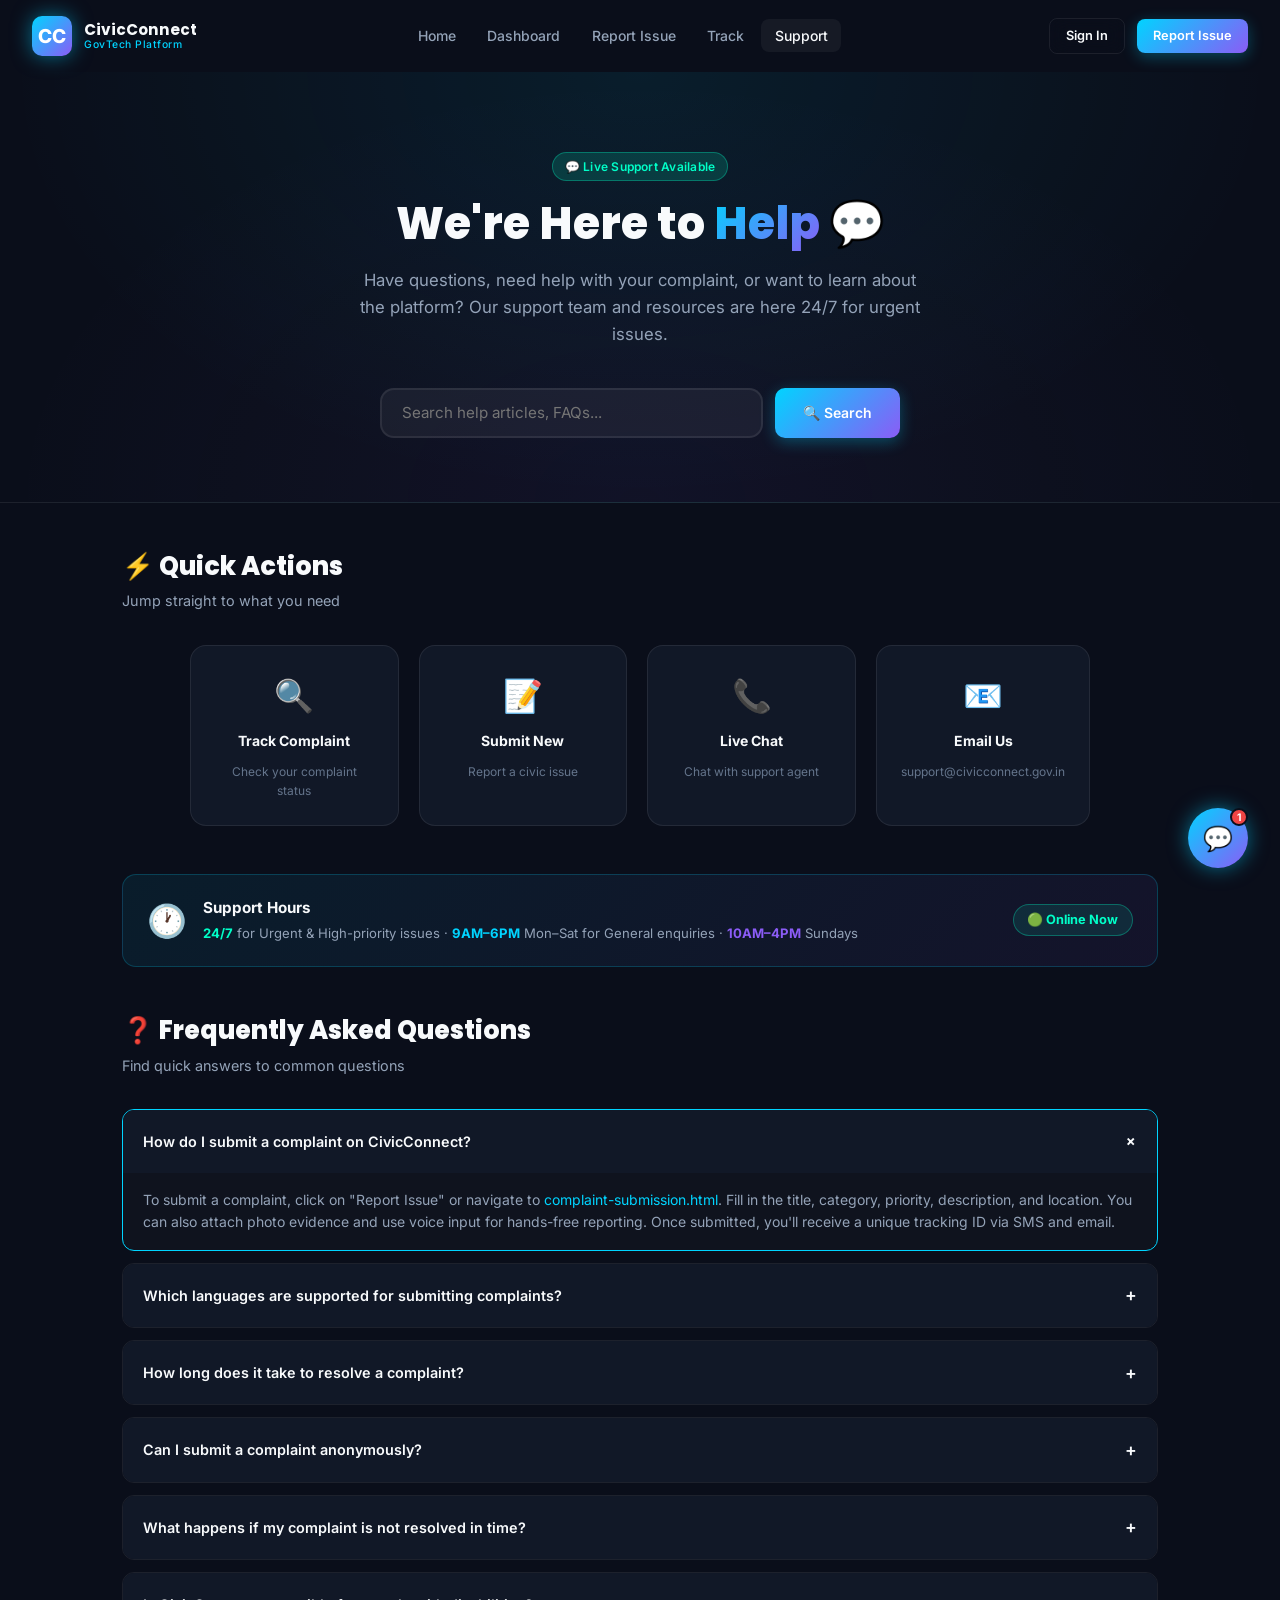
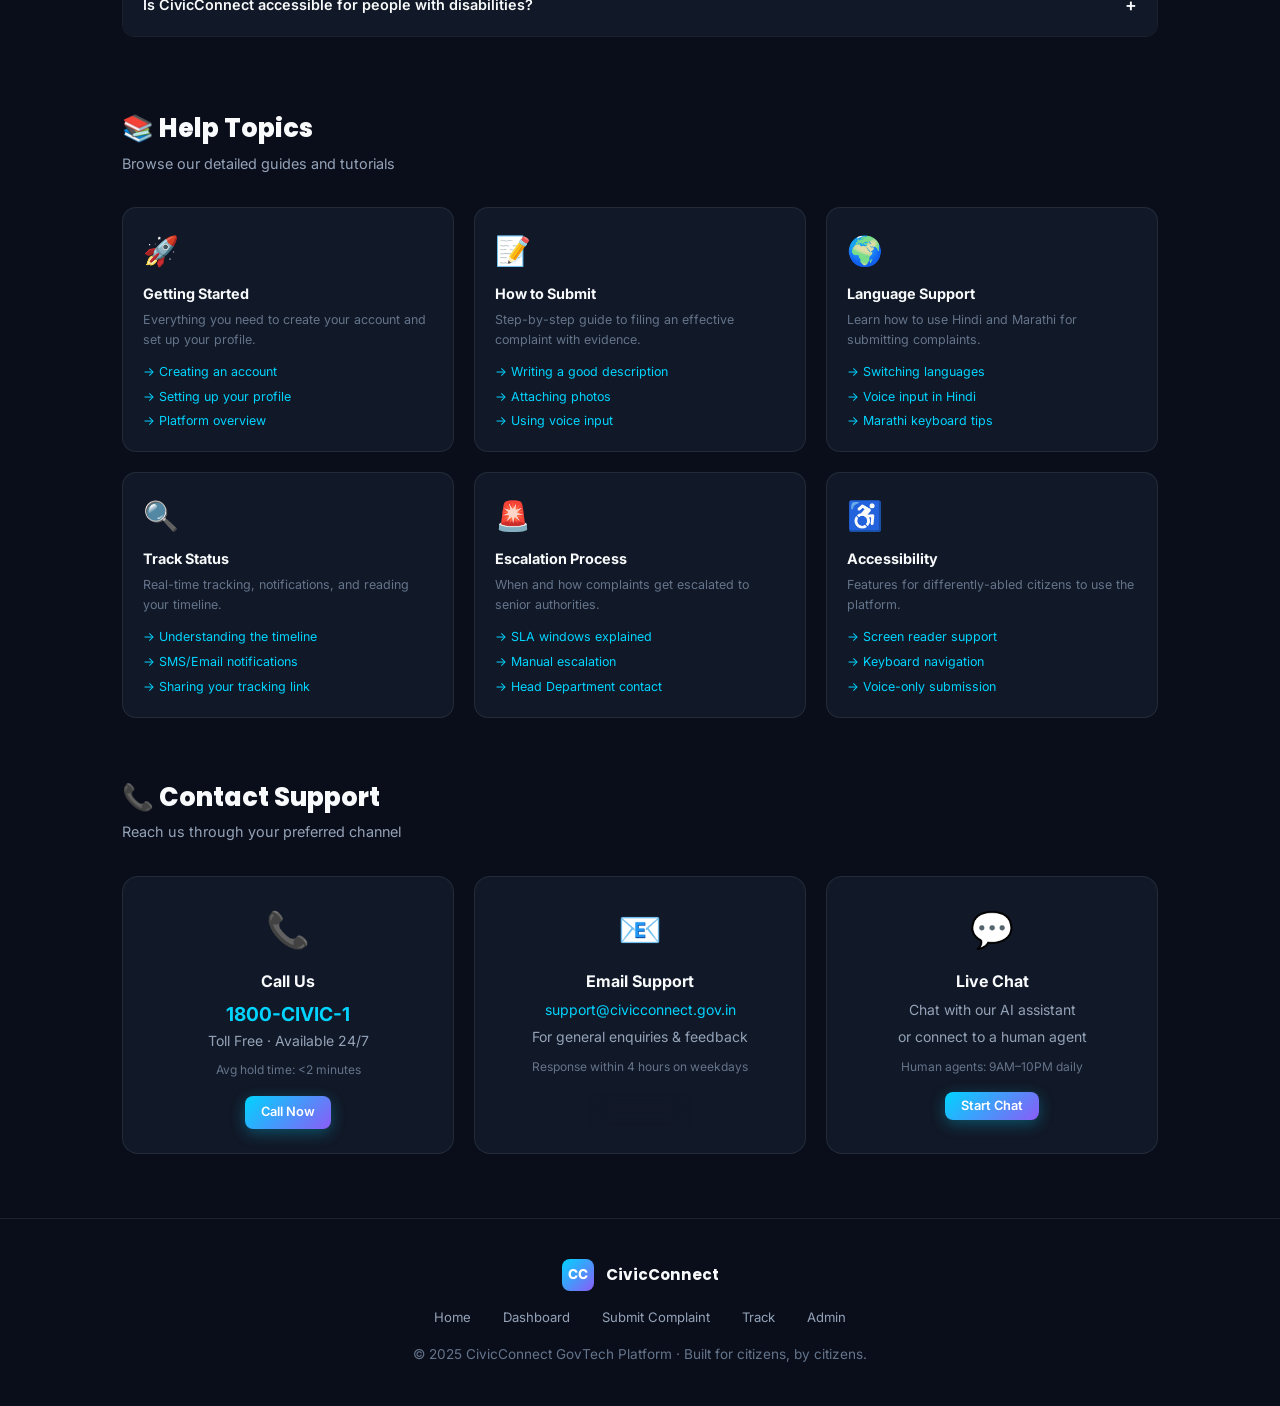
<file: customer-support.html>
<!DOCTYPE html>
<html lang="en">
<head>
  <meta charset="UTF-8" />
  <meta name="viewport" content="width=device-width, initial-scale=1.0" />
  <title>Customer Support – CivicConnect CRM</title>
  <link rel="stylesheet" href="css/main.css" />
  <link rel="stylesheet" href="css/animations.css" />
  <style>
    /* ===== Support-specific styles ===== */
    body { padding-top: var(--nav-height); }

    .support-hero {
      padding: 5rem 2rem 4rem;
      text-align: center;
      background: radial-gradient(ellipse at top, rgba(0,212,255,.08) 0%, transparent 70%),
                  radial-gradient(ellipse at bottom, rgba(139,92,246,.06) 0%, transparent 70%);
      border-bottom: 1px solid var(--border-color);
    }
    .support-hero h1 { font-family: var(--font-heading); font-size: 2.8rem; font-weight: 800; margin-bottom: 1rem; line-height: 1.2; }
    .support-hero p { font-size: 1.05rem; color: var(--text-secondary); max-width: 560px; margin: 0 auto 2.5rem; }

    /* Search bar */
    .hero-search { display: flex; max-width: 520px; margin: 0 auto; gap: .75rem; flex-wrap: wrap; }
    .hero-search input {
      flex: 1; min-width: 200px;
      background: rgba(255,255,255,.05); border: 2px solid var(--border-color);
      border-radius: 14px; padding: .85rem 1.25rem; color: var(--text-primary);
      font-size: .95rem; font-family: var(--font-primary); transition: all .2s;
    }
    .hero-search input:focus { border-color: var(--accent-blue); outline: none; }
    .hero-search button { padding: .85rem 1.75rem; }

    /* Quick actions */
    .quick-grid {
      display: grid; grid-template-columns: repeat(4, 1fr); gap: 1.25rem;
      max-width: 900px; margin: 0 auto;
    }
    .quick-card {
      background: var(--bg-card); border: 1px solid var(--border-color);
      border-radius: 16px; padding: 1.5rem; text-align: center;
      cursor: pointer; transition: all .25s; display: flex; flex-direction: column;
      align-items: center; gap: .6rem; text-decoration: none; color: var(--text-primary);
    }
    .quick-card:hover { border-color: var(--accent-blue); transform: translateY(-3px); box-shadow: 0 8px 30px rgba(0,212,255,.15); }
    .quick-card .qc-icon { font-size: 2rem; }
    .quick-card .qc-label { font-size: .875rem; font-weight: 700; }
    .quick-card .qc-sub { font-size: .75rem; color: var(--text-muted); }

    /* FAQ */
    .faq-item { border: 1px solid var(--border-color); border-radius: 12px; margin-bottom: .75rem; overflow: hidden; transition: border-color .2s; }
    .faq-item.open { border-color: var(--accent-blue); }
    .faq-question {
      padding: 1.1rem 1.25rem; font-weight: 600; font-size: .9rem;
      display: flex; align-items: center; justify-content: space-between;
      cursor: pointer; background: var(--bg-card); transition: background .2s;
    }
    .faq-question:hover { background: var(--bg-card-hover); }
    .faq-icon { font-size: 1.1rem; transition: transform .3s; }
    .faq-item.open .faq-icon { transform: rotate(45deg); }
    .faq-answer {
      max-height: 0; overflow: hidden; transition: max-height .35s ease, padding .3s ease;
      background: rgba(255,255,255,.02); font-size: .875rem; color: var(--text-secondary); padding: 0 1.25rem;
    }
    .faq-item.open .faq-answer { max-height: 300px; padding: 1rem 1.25rem; }

    /* Help topics */
    .topics-grid { display: grid; grid-template-columns: repeat(3, 1fr); gap: 1.25rem; }
    .topic-card {
      background: var(--bg-card); border: 1px solid var(--border-color);
      border-radius: 14px; padding: 1.25rem; transition: all .25s; cursor: pointer;
    }
    .topic-card:hover { border-color: var(--accent-blue); transform: translateY(-2px); box-shadow: var(--shadow-blue); }
    .topic-card .t-icon { font-size: 1.8rem; margin-bottom: .5rem; }
    .topic-card .t-title { font-weight: 700; font-size: .9rem; margin-bottom: .3rem; }
    .topic-card .t-desc { font-size: .78rem; color: var(--text-muted); }
    .topic-card .t-links { margin-top: .75rem; display: flex; flex-direction: column; gap: .3rem; }
    .topic-card .t-link { font-size: .78rem; color: var(--accent-blue); cursor: pointer; }
    .topic-card .t-link:hover { text-decoration: underline; }

    /* Contact section */
    .contact-grid { display: grid; grid-template-columns: repeat(3, 1fr); gap: 1.25rem; }
    .contact-card {
      background: var(--bg-card); border: 1px solid var(--border-color);
      border-radius: 16px; padding: 1.5rem; text-align: center; transition: all .25s;
    }
    .contact-card:hover { border-color: var(--accent-blue); box-shadow: var(--shadow-blue); }
    .contact-card .cc-icon { font-size: 2.2rem; margin-bottom: .75rem; }
    .contact-card .cc-title { font-weight: 700; font-size: 1rem; margin-bottom: .3rem; }
    .contact-card .cc-detail { font-size: .875rem; color: var(--text-secondary); }
    .contact-card .cc-hours { font-size: .75rem; color: var(--text-muted); margin-top: .5rem; }
    .contact-card .cc-action { margin-top: 1rem; }

    /* Support hours alert */
    .hours-banner {
      background: linear-gradient(135deg, rgba(0,212,255,.08), rgba(139,92,246,.08));
      border: 1px solid rgba(0,212,255,.2); border-radius: 14px;
      padding: 1.25rem 1.5rem; display: flex; align-items: center; gap: 1rem; flex-wrap: wrap;
    }
    .hours-banner .hb-icon { font-size: 2rem; flex-shrink: 0; }
    .hours-banner .hb-title { font-weight: 700; font-size: .95rem; margin-bottom: .2rem; }
    .hours-banner .hb-sub { font-size: .82rem; color: var(--text-secondary); }

    /* Live chat widget */
    .chat-bubble {
      position: fixed; bottom: 2rem; right: 2rem;
      width: 60px; height: 60px; border-radius: 50%;
      background: var(--gradient-primary); display: flex; align-items: center; justify-content: center;
      font-size: 1.5rem; cursor: pointer; box-shadow: var(--glow-blue);
      z-index: 500; transition: all .25s; border: none; animation: float 3s ease infinite;
    }
    .chat-bubble:hover { transform: scale(1.1); }
    .chat-bubble .chat-notif {
      position: absolute; top: 0; right: 0; width: 18px; height: 18px;
      background: #ef4444; border-radius: 50%; font-size: .65rem; font-weight: 700;
      color: #fff; display: flex; align-items: center; justify-content: center;
      border: 2px solid var(--bg-primary);
    }

    .chat-panel {
      position: fixed; bottom: 6.5rem; right: 2rem; width: 340px;
      background: var(--bg-card); border: 1px solid var(--border-color);
      border-radius: 20px; z-index: 500; display: none;
      box-shadow: var(--shadow-lg); overflow: hidden;
      animation: slideUp .3s ease;
    }
    .chat-panel.open { display: flex; flex-direction: column; }
    .chat-header {
      padding: 1rem 1.25rem; background: var(--gradient-primary);
      display: flex; align-items: center; gap: .75rem;
    }
    .chat-avatar { width: 36px; height: 36px; border-radius: 50%; background: rgba(255,255,255,.2); display: flex; align-items: center; justify-content: center; font-size: 1.1rem; }
    .chat-agent-name { font-weight: 700; font-size: .9rem; color: #fff; }
    .chat-online { font-size: .72rem; color: rgba(255,255,255,.8); }
    .chat-close { margin-left:auto; background:none; border:none; color:#fff; font-size:1.2rem; cursor:pointer; }
    .chat-messages { flex:1; max-height:260px; overflow-y:auto; padding:1rem; display:flex; flex-direction:column; gap:.6rem; }
    .chat-msg {
      max-width: 78%; padding: .6rem .85rem; border-radius: 12px; font-size: .82rem; line-height: 1.4;
    }
    .chat-msg.agent { background: rgba(255,255,255,.06); color: var(--text-primary); align-self: flex-start; border-radius: 4px 12px 12px 12px; }
    .chat-msg.user { background: rgba(0,212,255,.12); color: var(--text-primary); align-self: flex-end; border-radius: 12px 4px 12px 12px; }
    .chat-msg-time { font-size: .65rem; color: var(--text-muted); margin-top: .2rem; }
    .chat-input-row { display: flex; gap: .5rem; padding: .75rem 1rem; border-top: 1px solid var(--border-color); }
    .chat-input-row input {
      flex: 1; background: rgba(255,255,255,.05); border: 1px solid var(--border-color);
      border-radius: 10px; padding: .5rem .85rem; color: var(--text-primary);
      font-size: .82rem; font-family: var(--font-primary);
    }
    .chat-input-row input:focus { outline: none; border-color: var(--accent-blue); }
    .chat-send { width: 36px; height: 36px; background: var(--gradient-primary); border-radius: 8px; display: flex; align-items: center; justify-content: center; border: none; cursor: pointer; font-size: 1rem; }

    /* Section containers */
    .support-section { padding: 4rem 2rem; max-width: 1100px; margin: 0 auto; }
    .section-title { font-family: var(--font-heading); font-size: 1.6rem; font-weight: 800; margin-bottom: .5rem; }
    .section-sub { font-size: .9rem; color: var(--text-secondary); margin-bottom: 2rem; }

    /* Gradient text */
    .gradient-text { background: var(--gradient-primary); -webkit-background-clip: text; -webkit-text-fill-color: transparent; background-clip: text; }

    @media (max-width: 900px) { .quick-grid, .topics-grid, .contact-grid { grid-template-columns: repeat(2,1fr); } .support-hero h1 { font-size: 2rem; } }
    @media (max-width: 600px) { .quick-grid { grid-template-columns: repeat(2,1fr); } .topics-grid, .contact-grid { grid-template-columns: 1fr; } .chat-panel { width: calc(100vw - 2rem); right: 1rem; } }
  </style>
</head>
<body>

<!-- ===== NAVBAR ===== -->
<nav class="navbar scrolled" id="navbar">
  <div class="nav-brand">
    <div class="nav-logo">CC</div>
    <div class="nav-brand-text">
      <span class="brand-name">CivicConnect</span>
      <span class="brand-tag">GovTech Platform</span>
    </div>
  </div>
  <ul class="nav-links">
    <li><a href="index.html">Home</a></li>
    <li><a href="citizen-dashboard.html">Dashboard</a></li>
    <li><a href="complaint-submission.html">Report Issue</a></li>
    <li><a href="complaint-tracking.html">Track</a></li>
    <li><a href="customer-support.html" class="active">Support</a></li>
  </ul>
  <div class="nav-actions">
    <a href="login.html" class="btn btn-secondary btn-sm">Sign In</a>
    <a href="complaint-submission.html" class="btn btn-primary btn-sm">Report Issue</a>
  </div>
</nav>

<!-- ===== HERO ===== -->
<section class="support-hero">
  <div style="margin-bottom:1rem;">
    <span class="badge badge-teal animate-pulse">💬 Live Support Available</span>
  </div>
  <h1>We're Here to <span class="gradient-text">Help</span> 💬</h1>
  <p>Have questions, need help with your complaint, or want to learn about the platform? Our support team and resources are here 24/7 for urgent issues.</p>
  <div class="hero-search">
    <input type="text" id="supportSearch" placeholder="Search help articles, FAQs..." />
    <button class="btn btn-primary" id="searchBtn">🔍 Search</button>
  </div>
</section>

<!-- ===== QUICK ACTIONS ===== -->
<section class="support-section" style="padding-top:3rem;padding-bottom:3rem;">
  <div class="section-title">⚡ Quick Actions</div>
  <div class="section-sub">Jump straight to what you need</div>
  <div class="quick-grid">
    <a href="complaint-tracking.html" class="quick-card">
      <div class="qc-icon">🔍</div>
      <div class="qc-label">Track Complaint</div>
      <div class="qc-sub">Check your complaint status</div>
    </a>
    <a href="complaint-submission.html" class="quick-card">
      <div class="qc-icon">📝</div>
      <div class="qc-label">Submit New</div>
      <div class="qc-sub">Report a civic issue</div>
    </a>
    <div class="quick-card" onclick="openChat()">
      <div class="qc-icon">📞</div>
      <div class="qc-label">Live Chat</div>
      <div class="qc-sub">Chat with support agent</div>
    </div>
    <a href="mailto:support@civicconnect.gov.in" class="quick-card">
      <div class="qc-icon">📧</div>
      <div class="qc-label">Email Us</div>
      <div class="qc-sub">support@civicconnect.gov.in</div>
    </a>
  </div>
</section>

<!-- ===== SUPPORT HOURS ===== -->
<section style="padding: 0 2rem 3rem; max-width: 1100px; margin: 0 auto;">
  <div class="hours-banner">
    <div class="hb-icon">🕐</div>
    <div>
      <div class="hb-title">Support Hours</div>
      <div class="hb-sub">
        <strong style="color:var(--accent-teal);">24/7</strong> for Urgent &amp; High-priority issues ·
        <strong style="color:var(--accent-blue);">9AM–6PM</strong> Mon–Sat for General enquiries ·
        <strong style="color:var(--accent-purple);">10AM–4PM</strong> Sundays
      </div>
    </div>
    <div style="margin-left:auto;flex-shrink:0;">
      <div style="display:inline-flex;align-items:center;gap:.4rem;background:rgba(0,255,200,.1);border:1px solid rgba(0,255,200,.3);border-radius:100px;padding:.3rem .85rem;font-size:.8rem;color:var(--accent-teal);font-weight:700;">
        🟢 Online Now
      </div>
    </div>
  </div>
</section>

<!-- ===== FAQ ===== -->
<section class="support-section" style="padding-top:0;">
  <div class="section-title">❓ Frequently Asked Questions</div>
  <div class="section-sub">Find quick answers to common questions</div>
  <div id="faqContainer">
    <div class="faq-item open">
      <div class="faq-question">
        <span>How do I submit a complaint on CivicConnect?</span>
        <span class="faq-icon">+</span>
      </div>
      <div class="faq-answer">
        To submit a complaint, click on "Report Issue" or navigate to <a href="complaint-submission.html" style="color:var(--accent-blue);">complaint-submission.html</a>. Fill in the title, category, priority, description, and location. You can also attach photo evidence and use voice input for hands-free reporting. Once submitted, you'll receive a unique tracking ID via SMS and email.
      </div>
    </div>
    <div class="faq-item">
      <div class="faq-question">
        <span>Which languages are supported for submitting complaints?</span>
        <span class="faq-icon">+</span>
      </div>
      <div class="faq-answer">
        CivicConnect supports English, Hindi (हिंदी), and Marathi (मराठी). Simply select your preferred language from the pill buttons at the top of the submission form. Voice input also works in all three languages using your device's microphone.
      </div>
    </div>
    <div class="faq-item">
      <div class="faq-question">
        <span>How long does it take to resolve a complaint?</span>
        <span class="faq-icon">+</span>
      </div>
      <div class="faq-answer">
        Resolution times vary by category. Sanitation complaints are targeted for 48 hours, Water Supply and Noise within 24 hours, and Stray Animal issues within 6 hours. Roads and Infrastructure may take up to 72 hours. Urgent issues are automatically escalated if not addressed within these SLA windows.
      </div>
    </div>
    <div class="faq-item">
      <div class="faq-question">
        <span>Can I submit a complaint anonymously?</span>
        <span class="faq-icon">+</span>
      </div>
      <div class="faq-answer">
        Yes! Toggle the "Submit Anonymously" option on the submission form. Your identity will be kept confidential and will not be shared with the assigned authority. However, providing contact details allows us to send you status updates and the tracking ID.
      </div>
    </div>
    <div class="faq-item">
      <div class="faq-question">
        <span>What happens if my complaint is not resolved in time?</span>
        <span class="faq-icon">+</span>
      </div>
      <div class="faq-answer">
        If a complaint is not resolved within its SLA window, it is automatically escalated to the Head Department. You'll receive an escalation notification via SMS/email. You can also manually request escalation from the complaint tracking page. Escalated complaints are given top priority.
      </div>
    </div>
    <div class="faq-item">
      <div class="faq-question">
        <span>Is CivicConnect accessible for people with disabilities?</span>
        <span class="faq-icon">+</span>
      </div>
      <div class="faq-answer">
        Absolutely. CivicConnect is designed with accessibility in mind. It supports voice input for submitting complaints without typing, works with screen readers, has high-contrast visual design, and supports keyboard navigation throughout the platform. We are committed to inclusive governance.
      </div>
    </div>
  </div>
</section>

<!-- ===== HELP TOPICS ===== -->
<section class="support-section" style="padding-top:0;">
  <div class="section-title">📚 Help Topics</div>
  <div class="section-sub">Browse our detailed guides and tutorials</div>
  <div class="topics-grid">
    <div class="topic-card">
      <div class="t-icon">🚀</div>
      <div class="t-title">Getting Started</div>
      <div class="t-desc">Everything you need to create your account and set up your profile.</div>
      <div class="t-links">
        <span class="t-link">→ Creating an account</span>
        <span class="t-link">→ Setting up your profile</span>
        <span class="t-link">→ Platform overview</span>
      </div>
    </div>
    <div class="topic-card">
      <div class="t-icon">📝</div>
      <div class="t-title">How to Submit</div>
      <div class="t-desc">Step-by-step guide to filing an effective complaint with evidence.</div>
      <div class="t-links">
        <span class="t-link">→ Writing a good description</span>
        <span class="t-link">→ Attaching photos</span>
        <span class="t-link">→ Using voice input</span>
      </div>
    </div>
    <div class="topic-card">
      <div class="t-icon">🌍</div>
      <div class="t-title">Language Support</div>
      <div class="t-desc">Learn how to use Hindi and Marathi for submitting complaints.</div>
      <div class="t-links">
        <span class="t-link">→ Switching languages</span>
        <span class="t-link">→ Voice input in Hindi</span>
        <span class="t-link">→ Marathi keyboard tips</span>
      </div>
    </div>
    <div class="topic-card">
      <div class="t-icon">🔍</div>
      <div class="t-title">Track Status</div>
      <div class="t-desc">Real-time tracking, notifications, and reading your timeline.</div>
      <div class="t-links">
        <span class="t-link">→ Understanding the timeline</span>
        <span class="t-link">→ SMS/Email notifications</span>
        <span class="t-link">→ Sharing your tracking link</span>
      </div>
    </div>
    <div class="topic-card">
      <div class="t-icon">🚨</div>
      <div class="t-title">Escalation Process</div>
      <div class="t-desc">When and how complaints get escalated to senior authorities.</div>
      <div class="t-links">
        <span class="t-link">→ SLA windows explained</span>
        <span class="t-link">→ Manual escalation</span>
        <span class="t-link">→ Head Department contact</span>
      </div>
    </div>
    <div class="topic-card">
      <div class="t-icon">♿</div>
      <div class="t-title">Accessibility</div>
      <div class="t-desc">Features for differently-abled citizens to use the platform.</div>
      <div class="t-links">
        <span class="t-link">→ Screen reader support</span>
        <span class="t-link">→ Keyboard navigation</span>
        <span class="t-link">→ Voice-only submission</span>
      </div>
    </div>
  </div>
</section>

<!-- ===== CONTACT SECTION ===== -->
<section class="support-section" style="padding-top:0;">
  <div class="section-title">📞 Contact Support</div>
  <div class="section-sub">Reach us through your preferred channel</div>
  <div class="contact-grid">
    <div class="contact-card">
      <div class="cc-icon">📞</div>
      <div class="cc-title">Call Us</div>
      <div class="cc-detail" style="font-size:1.2rem;font-weight:700;color:var(--accent-blue);">1800-CIVIC-1</div>
      <div class="cc-detail">Toll Free · Available 24/7</div>
      <div class="cc-hours">Avg hold time: &lt;2 minutes</div>
      <div class="cc-action"><a href="tel:1800242421" class="btn btn-primary btn-sm">Call Now</a></div>
    </div>
    <div class="contact-card">
      <div class="cc-icon">📧</div>
      <div class="cc-title">Email Support</div>
      <div class="cc-detail" style="color:var(--accent-blue);">support@civicconnect.gov.in</div>
      <div class="cc-detail" style="margin-top:.3rem;">For general enquiries &amp; feedback</div>
      <div class="cc-hours">Response within 4 hours on weekdays</div>
      <div class="cc-action"><a href="mailto:support@civicconnect.gov.in" class="btn btn-secondary btn-sm">Send Email</a></div>
    </div>
    <div class="contact-card">
      <div class="cc-icon">💬</div>
      <div class="cc-title">Live Chat</div>
      <div class="cc-detail">Chat with our AI assistant</div>
      <div class="cc-detail" style="margin-top:.3rem;">or connect to a human agent</div>
      <div class="cc-hours">Human agents: 9AM–10PM daily</div>
      <div class="cc-action"><button class="btn btn-primary btn-sm" onclick="openChat()">Start Chat</button></div>
    </div>
  </div>
</section>

<!-- Footer -->
<footer style="padding: 2.5rem 2rem; border-top: 1px solid var(--border-color); text-align: center; color: var(--text-muted); font-size: .85rem;">
  <div style="max-width:900px;margin:0 auto;">
    <div style="display:flex;align-items:center;justify-content:center;gap:.75rem;margin-bottom:1rem;">
      <div style="width:32px;height:32px;background:var(--gradient-primary);border-radius:8px;display:flex;align-items:center;justify-content:center;font-weight:800;color:#fff;font-size:.85rem;">CC</div>
      <span style="font-family:var(--font-heading);font-weight:700;font-size:.95rem;color:var(--text-primary);">CivicConnect</span>
    </div>
    <div style="display:flex;justify-content:center;gap:2rem;flex-wrap:wrap;margin-bottom:1rem;">
      <a href="index.html" style="color:var(--text-secondary);font-size:.82rem;">Home</a>
      <a href="citizen-dashboard.html" style="color:var(--text-secondary);font-size:.82rem;">Dashboard</a>
      <a href="complaint-submission.html" style="color:var(--text-secondary);font-size:.82rem;">Submit Complaint</a>
      <a href="complaint-tracking.html" style="color:var(--text-secondary);font-size:.82rem;">Track</a>
      <a href="admin-dashboard.html" style="color:var(--text-secondary);font-size:.82rem;">Admin</a>
    </div>
    <div>© 2025 CivicConnect GovTech Platform · Built for citizens, by citizens.</div>
  </div>
</footer>

<!-- ===== LIVE CHAT WIDGET ===== -->
<button class="chat-bubble" id="chatBubble" onclick="openChat()">
  💬
  <div class="chat-notif">1</div>
</button>

<div class="chat-panel" id="chatPanel">
  <div class="chat-header">
    <div class="chat-avatar">🤖</div>
    <div>
      <div class="chat-agent-name">CivicBot Support</div>
      <div class="chat-online">🟢 Online · Typically replies instantly</div>
    </div>
    <button class="chat-close" id="chatClose">✕</button>
  </div>
  <div class="chat-messages" id="chatMessages">
    <div class="chat-msg agent">
      👋 Hello! I'm CivicBot. How can I help you today?
      <div class="chat-msg-time">Now</div>
    </div>
    <div class="chat-msg agent">
      You can ask me about tracking your complaint, submitting a new issue, or get help with the platform.
      <div class="chat-msg-time">Now</div>
    </div>
    <div style="display:flex;flex-wrap:wrap;gap:.4rem;margin-top:.4rem;">
      <button class="btn btn-outline btn-sm" style="font-size:.72rem;padding:.3rem .65rem;" onclick="sendChatMsg('Track my complaint')">Track complaint</button>
      <button class="btn btn-outline btn-sm" style="font-size:.72rem;padding:.3rem .65rem;" onclick="sendChatMsg('How to submit?')">How to submit?</button>
      <button class="btn btn-outline btn-sm" style="font-size:.72rem;padding:.3rem .65rem;" onclick="sendChatMsg('Talk to a human')">Human agent</button>
    </div>
  </div>
  <div class="chat-input-row">
    <input type="text" id="chatInput" placeholder="Type a message..." />
    <button class="chat-send" id="chatSend">➤</button>
  </div>
</div>

<div class="toast-container"></div>

<script src="js/main.js"></script>
<script src="js/charts.js"></script>
<script>
  // FAQ accordion
  document.querySelectorAll('.faq-question').forEach(q => {
    q.addEventListener('click', () => {
      const item = q.parentElement;
      const wasOpen = item.classList.contains('open');
      document.querySelectorAll('.faq-item').forEach(i => i.classList.remove('open'));
      if (!wasOpen) item.classList.add('open');
    });
  });

  // Chat widget
  function openChat() {
    document.getElementById('chatPanel').classList.add('open');
    document.getElementById('chatBubble').querySelector('.chat-notif').style.display = 'none';
  }
  document.getElementById('chatClose').addEventListener('click', () => {
    document.getElementById('chatPanel').classList.remove('open');
  });

  const botReplies = {
    'track': 'You can track your complaint at <a href="complaint-tracking.html" style="color:var(--accent-blue);">this link</a>. Enter your CRM# tracking ID to see real-time status.',
    'submit': 'To submit a complaint, go to our <a href="complaint-submission.html" style="color:var(--accent-blue);">Submission Form</a>. Fill in the details, add photos if available, and hit Submit!',
    'human': "I'm connecting you to a human agent. Please hold for 1–2 minutes. 🙏",
    'default': "I understand. Let me check that for you. Can you provide more details or your complaint ID (e.g., CRM#847291)?"
  };

  function sendChatMsg(text) {
    if (!text) text = document.getElementById('chatInput').value.trim();
    if (!text) return;
    const msgs = document.getElementById('chatMessages');
    const now = new Date().toLocaleTimeString('en-IN', { hour:'2-digit', minute:'2-digit' });

    // User message
    const userMsg = document.createElement('div');
    userMsg.className = 'chat-msg user';
    userMsg.innerHTML = text + `<div class="chat-msg-time">${now}</div>`;
    msgs.appendChild(userMsg);
    document.getElementById('chatInput').value = '';

    // Bot response
    setTimeout(() => {
      const lower = text.toLowerCase();
      let reply = botReplies.default;
      if (lower.includes('track')) reply = botReplies.track;
      else if (lower.includes('submit') || lower.includes('how')) reply = botReplies.submit;
      else if (lower.includes('human') || lower.includes('agent')) reply = botReplies.human;
      const botMsg = document.createElement('div');
      botMsg.className = 'chat-msg agent';
      botMsg.innerHTML = reply + `<div class="chat-msg-time">${now}</div>`;
      msgs.appendChild(botMsg);
      msgs.scrollTop = msgs.scrollHeight;
    }, 800);
    msgs.scrollTop = msgs.scrollHeight;
  }

  document.getElementById('chatSend').addEventListener('click', () => sendChatMsg(''));
  document.getElementById('chatInput').addEventListener('keypress', e => { if (e.key === 'Enter') sendChatMsg(''); });

  // Search
  document.getElementById('searchBtn').addEventListener('click', () => {
    const q = document.getElementById('supportSearch').value.toLowerCase();
    if (!q) return;
    let found = false;
    document.querySelectorAll('.faq-item').forEach(item => {
      if (item.textContent.toLowerCase().includes(q)) {
        item.classList.add('open');
        item.scrollIntoView({ behavior:'smooth', block:'center' });
        found = true;
      }
    });
    if (!found) CRM.Toast.info('No exact match. Try a different keyword.');
  });
  document.getElementById('supportSearch').addEventListener('keypress', e => { if (e.key === 'Enter') document.getElementById('searchBtn').click(); });
</script>
</body>
</html>
</file>
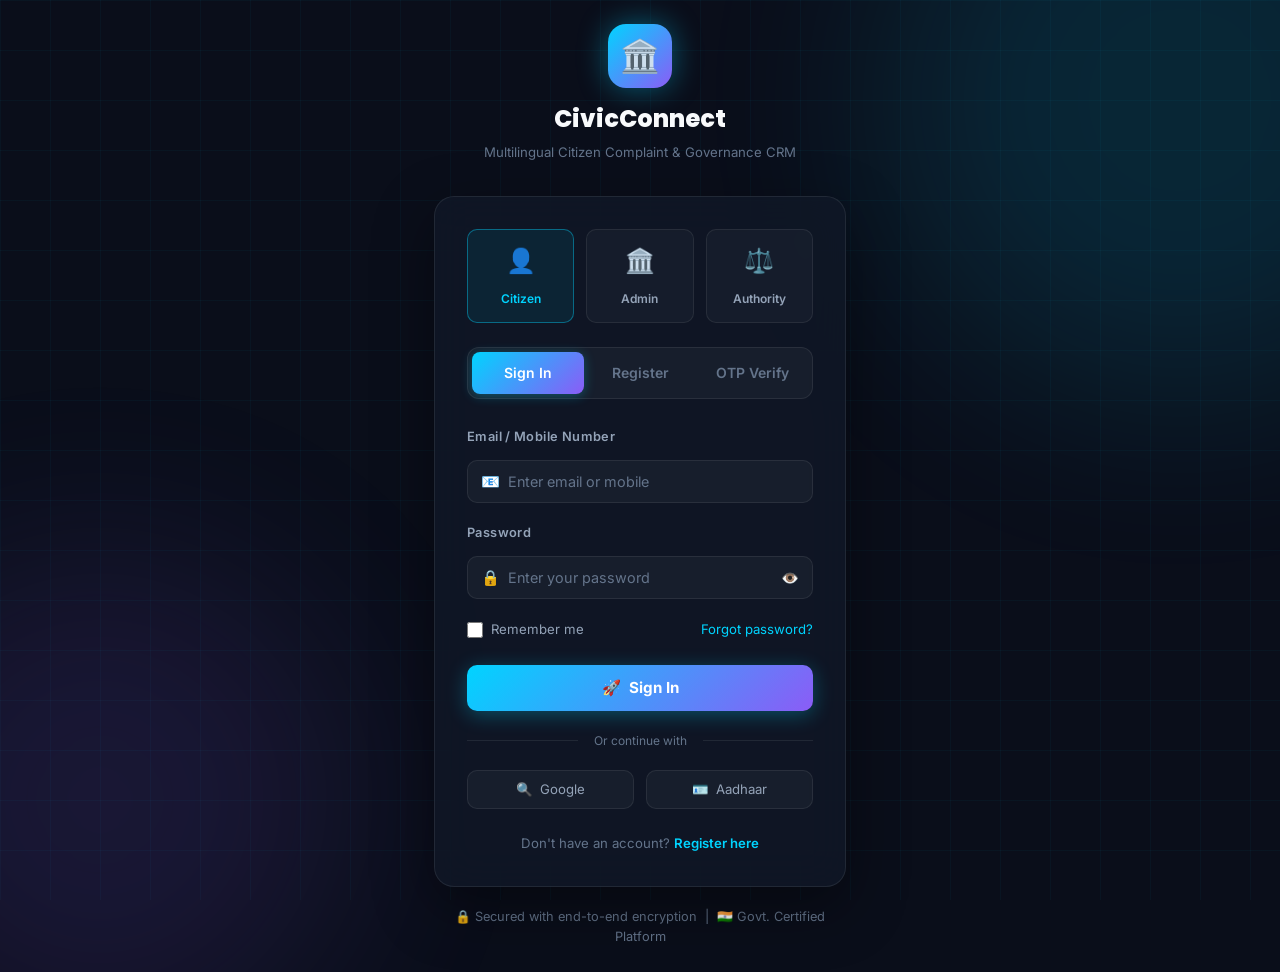
<file: login.html>
<!DOCTYPE html>
<html lang="en">
<head>
  <meta charset="UTF-8" />
  <meta name="viewport" content="width=device-width, initial-scale=1.0" />
  <title>Login - CivicConnect CRM</title>
  <link rel="stylesheet" href="css/main.css" />
  <link rel="stylesheet" href="css/animations.css" />
  <style>
    body { min-height: 100vh; display: flex; align-items: center; justify-content: center; background: var(--bg-primary); position: relative; overflow: hidden; }
    .login-bg { position: fixed; inset: 0; pointer-events: none; }
    .login-shape { position: absolute; border-radius: 50%; filter: blur(100px); opacity: 0.12; }
    .login-shape-1 { width: 600px; height: 600px; background: #00d4ff; top: -200px; right: -200px; animation: floatSlow 10s ease-in-out infinite; }
    .login-shape-2 { width: 500px; height: 500px; background: #8b5cf6; bottom: -150px; left: -150px; animation: floatSlow 12s ease-in-out infinite reverse; }
    .grid-bg { position: fixed; inset: 0; }
    .login-container { width: 100%; max-width: 460px; padding: 1.5rem; z-index: 10; animation: fadeInUp 0.7s ease; }
    .login-logo { text-align: center; margin-bottom: 2rem; }
    .login-logo-icon { width: 64px; height: 64px; background: linear-gradient(135deg, #00d4ff, #8b5cf6); border-radius: 18px; display: flex; align-items: center; justify-content: center; font-size: 2rem; margin: 0 auto 0.75rem; box-shadow: 0 0 30px rgba(0,212,255,0.4); }
    .login-logo h1 { font-family: 'Poppins',sans-serif; font-size: 1.5rem; font-weight: 800; color: var(--text-primary); }
    .login-logo p { font-size: 0.825rem; color: var(--text-muted); margin-top: 0.25rem; }
    .login-card { background: rgba(17,24,39,0.8); backdrop-filter: blur(20px); border: 1px solid rgba(255,255,255,0.08); border-radius: 20px; padding: 2rem; box-shadow: 0 20px 60px rgba(0,0,0,0.4); }
    .login-tabs { display: flex; gap: 0; background: rgba(255,255,255,0.04); border-radius: 12px; padding: 4px; margin-bottom: 1.75rem; border: 1px solid var(--border-color); }
    .login-tab { flex: 1; padding: 0.6rem; text-align: center; border-radius: 8px; font-size: 0.875rem; font-weight: 600; cursor: pointer; transition: all 0.2s ease; color: var(--text-muted); }
    .login-tab.active { background: var(--gradient-primary); color: #fff; box-shadow: 0 2px 12px rgba(0,212,255,0.3); }
    .login-form { display: none; }
    .login-form.active { display: block; animation: fadeIn 0.3s ease; }
    .form-group { margin-bottom: 1.25rem; }
    .form-label { display: block; font-size: 0.8rem; font-weight: 600; color: var(--text-secondary); margin-bottom: 0.4rem; }
    .input-wrapper { position: relative; }
    .input-icon { position: absolute; left: 0.875rem; top: 50%; transform: translateY(-50%); color: var(--text-muted); font-size: 0.95rem; }
    .form-control { background: rgba(255,255,255,0.04); border: 1px solid var(--border-color); border-radius: 10px; padding: 0.75rem 1rem 0.75rem 2.5rem; color: var(--text-primary); font-size: 0.9rem; width: 100%; transition: all 0.2s ease; }
    .form-control:focus { border-color: var(--accent-blue); box-shadow: 0 0 0 3px rgba(0,212,255,0.1); background: rgba(0,212,255,0.03); outline: none; }
    .password-toggle { position: absolute; right: 0.875rem; top: 50%; transform: translateY(-50%); background: none; border: none; cursor: pointer; color: var(--text-muted); font-size: 0.9rem; padding: 0; }
    .form-check { display: flex; align-items: center; gap: 0.5rem; }
    .form-check input[type="checkbox"] { width: 16px; height: 16px; accent-color: var(--accent-blue); cursor: pointer; }
    .form-check label { font-size: 0.825rem; color: var(--text-secondary); cursor: pointer; }
    .forgot-link { font-size: 0.825rem; color: var(--accent-blue); transition: opacity 0.2s; text-decoration: none; }
    .forgot-link:hover { opacity: 0.8; text-decoration: underline; }
    .login-btn { width: 100%; padding: 0.85rem; background: var(--gradient-primary); border: none; border-radius: 10px; font-size: 0.95rem; font-weight: 700; color: #fff; cursor: pointer; margin-top: 1.5rem; transition: all 0.3s ease; box-shadow: 0 4px 20px rgba(0,212,255,0.3); display: flex; align-items: center; justify-content: center; gap: 0.5rem; }
    .login-btn:hover { box-shadow: 0 6px 30px rgba(0,212,255,0.5); transform: translateY(-2px); }
    .login-btn:active { transform: translateY(0); }
    .login-divider { display: flex; align-items: center; gap: 1rem; margin: 1.25rem 0; }
    .login-divider span { flex: 1; height: 1px; background: var(--border-color); }
    .login-divider p { font-size: 0.75rem; color: var(--text-muted); white-space: nowrap; }
    .social-login { display: grid; grid-template-columns: 1fr 1fr; gap: 0.75rem; }
    .social-btn { display: flex; align-items: center; justify-content: center; gap: 0.5rem; padding: 0.65rem; background: rgba(255,255,255,0.04); border: 1px solid var(--border-color); border-radius: 10px; font-size: 0.825rem; color: var(--text-secondary); cursor: pointer; transition: all 0.2s ease; }
    .social-btn:hover { border-color: var(--accent-blue); color: var(--text-primary); background: rgba(0,212,255,0.05); }
    .login-footer { text-align: center; margin-top: 1.5rem; font-size: 0.825rem; color: var(--text-muted); }
    .login-footer a { color: var(--accent-blue); text-decoration: none; font-weight: 600; }
    .login-footer a:hover { text-decoration: underline; }
    .role-selector { display: grid; grid-template-columns: repeat(3, 1fr); gap: 0.75rem; margin-bottom: 1.5rem; }
    .role-card { padding: 0.75rem 0.5rem; border-radius: 10px; border: 1px solid var(--border-color); background: rgba(255,255,255,0.03); text-align: center; cursor: pointer; transition: all 0.2s ease; }
    .role-card.active { border-color: rgba(0,212,255,0.4); background: rgba(0,212,255,0.08); }
    .role-icon { font-size: 1.5rem; display: block; margin-bottom: 0.3rem; }
    .role-name { font-size: 0.75rem; font-weight: 600; color: var(--text-secondary); }
    .role-card.active .role-name { color: var(--accent-blue); }
    .error-msg { color: #ef4444; font-size: 0.78rem; margin-top: 0.3rem; display: none; }
    .error-msg.visible { display: block; animation: fadeIn 0.3s ease; }
    /* OTP section */
    .otp-inputs { display: flex; gap: 0.5rem; justify-content: center; }
    .otp-input { width: 48px; height: 48px; text-align: center; font-size: 1.2rem; font-weight: 700; background: rgba(255,255,255,0.04); border: 1px solid var(--border-color); border-radius: 10px; color: var(--text-primary); transition: all 0.2s; }
    .otp-input:focus { border-color: var(--accent-blue); box-shadow: 0 0 0 3px rgba(0,212,255,0.1); outline: none; }
  </style>
</head>
<body>

<div class="login-bg">
  <div class="grid-bg"></div>
  <div class="login-shape login-shape-1"></div>
  <div class="login-shape login-shape-2"></div>
</div>

<div class="login-container">

  <div class="login-logo">
    <div class="login-logo-icon">🏛️</div>
    <h1>CivicConnect</h1>
    <p>Multilingual Citizen Complaint &amp; Governance CRM</p>
  </div>

  <div class="login-card">

    <!-- Role Selector -->
    <div class="role-selector" id="roleSelector">
      <div class="role-card active" data-role="citizen">
        <span class="role-icon">👤</span>
        <span class="role-name">Citizen</span>
      </div>
      <div class="role-card" data-role="admin">
        <span class="role-icon">🏛️</span>
        <span class="role-name">Admin</span>
      </div>
      <div class="role-card" data-role="authority">
        <span class="role-icon">⚖️</span>
        <span class="role-name">Authority</span>
      </div>
    </div>

    <!-- Login / Register Tabs -->
    <div class="login-tabs">
      <div class="login-tab active" data-tab="login">Sign In</div>
      <div class="login-tab" data-tab="register">Register</div>
      <div class="login-tab" data-tab="otp">OTP Verify</div>
    </div>

    <!-- Login Form -->
    <div class="login-form active" id="loginForm">
      <form id="signInForm" novalidate>
        <div class="form-group">
          <label class="form-label">Email / Mobile Number</label>
          <div class="input-wrapper">
            <span class="input-icon">📧</span>
            <input type="text" class="form-control" id="loginEmail" placeholder="Enter email or mobile" autocomplete="username" required />
          </div>
          <div class="error-msg" id="emailErr">Please enter a valid email or mobile number</div>
        </div>
        <div class="form-group">
          <label class="form-label">Password</label>
          <div class="input-wrapper">
            <span class="input-icon">🔒</span>
            <input type="password" class="form-control" id="loginPassword" placeholder="Enter your password" autocomplete="current-password" required />
            <button type="button" class="password-toggle" id="pwToggle">👁️</button>
          </div>
          <div class="error-msg" id="pwErr">Password must be at least 8 characters</div>
        </div>
        <div style="display:flex;align-items:center;justify-content:space-between;margin-bottom:0.25rem">
          <div class="form-check">
            <input type="checkbox" id="rememberMe" />
            <label for="rememberMe">Remember me</label>
          </div>
          <a href="#" class="forgot-link">Forgot password?</a>
        </div>
        <button type="submit" class="login-btn" id="signInBtn">
          <span>🚀</span> Sign In
        </button>
      </form>

      <div class="login-divider">
        <span></span><p>Or continue with</p><span></span>
      </div>
      <div class="social-login">
        <button class="social-btn" onclick="CRM.Toast.info('Google login will be available soon')">
          <span>🔍</span> Google
        </button>
        <button class="social-btn" onclick="CRM.Toast.info('Aadhaar login will be available soon')">
          <span>🪪</span> Aadhaar
        </button>
      </div>

      <div class="login-footer">
        Don't have an account? <a href="#" onclick="switchTab('register')">Register here</a>
      </div>
    </div>

    <!-- Register Form -->
    <div class="login-form" id="registerForm">
      <form id="signUpForm" novalidate>
        <div class="form-group">
          <label class="form-label">Full Name</label>
          <div class="input-wrapper">
            <span class="input-icon">👤</span>
            <input type="text" class="form-control" placeholder="Enter your full name" required />
          </div>
        </div>
        <div class="form-group">
          <label class="form-label">Email Address</label>
          <div class="input-wrapper">
            <span class="input-icon">📧</span>
            <input type="email" class="form-control" placeholder="Enter your email" required />
          </div>
        </div>
        <div class="form-group">
          <label class="form-label">Mobile Number</label>
          <div class="input-wrapper">
            <span class="input-icon">📱</span>
            <input type="tel" class="form-control" placeholder="+91 XXXXXXXXXX" required />
          </div>
        </div>
        <div class="form-group">
          <label class="form-label">Preferred Language</label>
          <div class="input-wrapper">
            <span class="input-icon">🌐</span>
            <select class="form-control" style="padding-left:2.5rem">
              <option value="en">English</option>
              <option value="hi">हिंदी (Hindi)</option>
              <option value="mr">मराठी (Marathi)</option>
            </select>
          </div>
        </div>
        <div class="form-group">
          <label class="form-label">Create Password</label>
          <div class="input-wrapper">
            <span class="input-icon">🔒</span>
            <input type="password" class="form-control" placeholder="Minimum 8 characters" required />
          </div>
        </div>
        <div class="form-check" style="margin-bottom:0.5rem">
          <input type="checkbox" id="agreeTerms" />
          <label for="agreeTerms">I agree to the <a href="#" style="color:var(--accent-blue)">Terms of Service</a> and <a href="#" style="color:var(--accent-blue)">Privacy Policy</a></label>
        </div>
        <button type="submit" class="login-btn">
          <span>✅</span> Create Account
        </button>
      </form>
      <div class="login-footer">
        Already have an account? <a href="#" onclick="switchTab('login')">Sign in here</a>
      </div>
    </div>

    <!-- OTP Form -->
    <div class="login-form" id="otpForm">
      <div style="text-align:center;margin-bottom:1.5rem">
        <div style="font-size:3rem;margin-bottom:0.75rem">📱</div>
        <h3 style="font-weight:700;color:var(--text-primary);margin-bottom:0.5rem">Verify your number</h3>
        <p style="font-size:0.875rem;color:var(--text-secondary)">Enter the 6-digit OTP sent to your mobile number</p>
      </div>
      <div class="otp-inputs" style="margin-bottom:1.5rem">
        <input type="text" class="otp-input" maxlength="1" />
        <input type="text" class="otp-input" maxlength="1" />
        <input type="text" class="otp-input" maxlength="1" />
        <input type="text" class="otp-input" maxlength="1" />
        <input type="text" class="otp-input" maxlength="1" />
        <input type="text" class="otp-input" maxlength="1" />
      </div>
      <button class="login-btn" id="verifyOtpBtn">
        <span>✅</span> Verify OTP
      </button>
      <div style="text-align:center;margin-top:1rem;font-size:0.825rem;color:var(--text-muted)">
        Didn't receive? <a href="#" style="color:var(--accent-blue)" id="resendOtp">Resend OTP</a> <span id="otpTimer">(30s)</span>
      </div>
    </div>

  </div>

  <div style="text-align:center;margin-top:1.25rem;font-size:0.8rem;color:var(--text-muted)">
    🔒 Secured with end-to-end encryption &nbsp;|&nbsp; 🇮🇳 Govt. Certified Platform
  </div>
</div>

<div class="toast-container"></div>

<script src="js/main.js"></script>
<script>
  // Tab switching
  function switchTab(tabName) {
    document.querySelectorAll('.login-tab').forEach(t => t.classList.remove('active'));
    document.querySelectorAll('.login-form').forEach(f => f.classList.remove('active'));
    const tab = document.querySelector(`.login-tab[data-tab="${tabName}"]`);
    const form = document.getElementById(`${tabName}Form`);
    if (tab) tab.classList.add('active');
    if (form) form.classList.add('active');
  }

  document.querySelectorAll('.login-tab').forEach(tab => {
    tab.addEventListener('click', () => switchTab(tab.dataset.tab));
  });

  // Role selector
  let selectedRole = 'citizen';
  document.querySelectorAll('.role-card').forEach(card => {
    card.addEventListener('click', () => {
      document.querySelectorAll('.role-card').forEach(c => c.classList.remove('active'));
      card.classList.add('active');
      selectedRole = card.dataset.role;
    });
  });

  // Password toggle
  const pwToggle = document.getElementById('pwToggle');
  const pwInput = document.getElementById('loginPassword');
  if (pwToggle && pwInput) {
    pwToggle.addEventListener('click', () => {
      const isVisible = pwInput.type === 'text';
      pwInput.type = isVisible ? 'password' : 'text';
      pwToggle.textContent = isVisible ? '👁️' : '🙈';
    });
  }

  // Sign In form
  document.getElementById('signInForm')?.addEventListener('submit', function(e) {
    e.preventDefault();
    const email = document.getElementById('loginEmail').value.trim();
    const password = document.getElementById('loginPassword').value;
    const emailErr = document.getElementById('emailErr');
    const pwErr = document.getElementById('pwErr');
    let valid = true;

    emailErr.classList.remove('visible');
    pwErr.classList.remove('visible');

    if (!email) { emailErr.classList.add('visible'); valid = false; }
    if (password.length < 8) { pwErr.classList.add('visible'); valid = false; }

    if (!valid) return;

    const btn = document.getElementById('signInBtn');
    btn.innerHTML = '<div class="loader" style="width:18px;height:18px;border-width:2px"></div> Signing in...';
    btn.disabled = true;

    setTimeout(() => {
      btn.innerHTML = '<span>🚀</span> Sign In';
      btn.disabled = false;
      CRM.Toast.success('Login successful! Redirecting...');
      setTimeout(() => {
        if (selectedRole === 'admin' || selectedRole === 'authority') {
          window.location.href = 'admin-dashboard.html';
        } else {
          window.location.href = 'citizen-dashboard.html';
        }
      }, 1200);
    }, 1500);
  });

  // Register form
  document.getElementById('signUpForm')?.addEventListener('submit', function(e) {
    e.preventDefault();
    if (!document.getElementById('agreeTerms').checked) {
      CRM.Toast.error('Please accept the Terms of Service');
      return;
    }
    const btn = this.querySelector('[type="submit"]');
    btn.innerHTML = '<div class="loader" style="width:18px;height:18px;border-width:2px"></div> Creating account...';
    btn.disabled = true;
    setTimeout(() => {
      btn.innerHTML = '<span>✅</span> Create Account';
      btn.disabled = false;
      CRM.Toast.success('Account created! Please verify your OTP.');
      switchTab('otp');
      startOtpTimer();
    }, 1500);
  });

  // OTP inputs
  document.querySelectorAll('.otp-input').forEach((input, i, all) => {
    input.addEventListener('input', (e) => {
      if (e.target.value && i < all.length - 1) all[i + 1].focus();
    });
    input.addEventListener('keydown', (e) => {
      if (e.key === 'Backspace' && !input.value && i > 0) all[i - 1].focus();
    });
  });

  document.getElementById('verifyOtpBtn')?.addEventListener('click', () => {
    const otp = Array.from(document.querySelectorAll('.otp-input')).map(i => i.value).join('');
    if (otp.length < 6) { CRM.Toast.error('Please enter all 6 digits'); return; }
    const btn = document.getElementById('verifyOtpBtn');
    btn.innerHTML = '<div class="loader" style="width:18px;height:18px;border-width:2px"></div> Verifying...';
    btn.disabled = true;
    setTimeout(() => {
      btn.innerHTML = '<span>✅</span> Verify OTP';
      btn.disabled = false;
      CRM.Toast.success('OTP verified! Welcome to CivicConnect.');
      setTimeout(() => { window.location.href = 'citizen-dashboard.html'; }, 1000);
    }, 1500);
  });

  // OTP Timer
  let timerInterval;
  function startOtpTimer() {
    let seconds = 30;
    const timerEl = document.getElementById('otpTimer');
    const resendEl = document.getElementById('resendOtp');
    if (timerInterval) clearInterval(timerInterval);
    timerInterval = setInterval(() => {
      seconds--;
      if (timerEl) timerEl.textContent = `(${seconds}s)`;
      if (seconds <= 0) {
        clearInterval(timerInterval);
        if (timerEl) timerEl.textContent = '';
        if (resendEl) resendEl.style.fontWeight = '700';
      }
    }, 1000);
  }

  document.getElementById('resendOtp')?.addEventListener('click', (e) => {
    e.preventDefault();
    CRM.Toast.info('OTP resent to your mobile number');
    startOtpTimer();
  });
</script>
</body>
</html>
</file>
<file: css/main.css>
/* ============================================================
   MAIN CSS - Multilingual Citizen Complaint & Governance CRM
   ============================================================ */

/* Google Fonts Import */
@import url('https://fonts.googleapis.com/css2?family=Inter:wght@300;400;500;600;700;800;900&family=Poppins:wght@300;400;500;600;700;800;900&display=swap');

/* ===================== CSS Variables ===================== */
:root {
  /* Colors */
  --bg-primary: #0a0e1a;
  --bg-secondary: #0d1421;
  --bg-card: #111827;
  --bg-card-hover: #1a2332;
  --bg-glass: rgba(17, 24, 39, 0.7);

  --accent-blue: #00d4ff;
  --accent-teal: #00ffc8;
  --accent-purple: #8b5cf6;
  --accent-pink: #f472b6;
  --accent-orange: #fb923c;
  --accent-green: #22c55e;

  --gradient-primary: linear-gradient(135deg, #00d4ff, #8b5cf6);
  --gradient-secondary: linear-gradient(135deg, #00ffc8, #00d4ff);
  --gradient-hero: linear-gradient(135deg, #0a0e1a 0%, #0d1421 50%, #1a0a2e 100%);
  --gradient-card: linear-gradient(135deg, rgba(0,212,255,0.1), rgba(139,92,246,0.1));

  --text-primary: #f8fafc;
  --text-secondary: #94a3b8;
  --text-muted: #64748b;

  --border-color: rgba(255,255,255,0.08);
  --border-accent: rgba(0,212,255,0.3);

  /* Shadows */
  --shadow-sm: 0 2px 8px rgba(0,0,0,0.3);
  --shadow-md: 0 4px 20px rgba(0,0,0,0.4);
  --shadow-lg: 0 8px 40px rgba(0,0,0,0.5);
  --shadow-blue: 0 0 30px rgba(0,212,255,0.2);
  --shadow-purple: 0 0 30px rgba(139,92,246,0.2);
  --glow-blue: 0 0 20px rgba(0,212,255,0.5);
  --glow-teal: 0 0 20px rgba(0,255,200,0.5);

  /* Typography */
  --font-primary: 'Inter', sans-serif;
  --font-heading: 'Poppins', sans-serif;

  /* Spacing */
  --nav-height: 72px;

  /* Transitions */
  --transition-fast: 0.15s ease;
  --transition-base: 0.3s ease;
  --transition-slow: 0.6s ease;
}

/* ===================== Reset & Base ===================== */
*, *::before, *::after {
  margin: 0;
  padding: 0;
  box-sizing: border-box;
}

html {
  scroll-behavior: smooth;
  font-size: 16px;
}

body {
  font-family: var(--font-primary);
  background-color: var(--bg-primary);
  color: var(--text-primary);
  line-height: 1.6;
  overflow-x: hidden;
}

a {
  color: inherit;
  text-decoration: none;
  transition: color var(--transition-fast);
}

img {
  max-width: 100%;
  height: auto;
}

ul {
  list-style: none;
}

button {
  cursor: pointer;
  font-family: var(--font-primary);
  border: none;
  outline: none;
}

input, textarea, select {
  font-family: var(--font-primary);
  outline: none;
}

/* ===================== Scrollbar ===================== */
::-webkit-scrollbar {
  width: 6px;
}
::-webkit-scrollbar-track {
  background: var(--bg-secondary);
}
::-webkit-scrollbar-thumb {
  background: var(--accent-blue);
  border-radius: 3px;
}

/* ===================== Navigation ===================== */
.navbar {
  position: fixed;
  top: 0;
  left: 0;
  right: 0;
  height: var(--nav-height);
  display: flex;
  align-items: center;
  justify-content: space-between;
  padding: 0 2rem;
  z-index: 1000;
  transition: all var(--transition-base);
  background: transparent;
}

.navbar.scrolled {
  background: rgba(10, 14, 26, 0.95);
  backdrop-filter: blur(20px);
  -webkit-backdrop-filter: blur(20px);
  border-bottom: 1px solid var(--border-color);
  box-shadow: var(--shadow-md);
}

.nav-brand {
  display: flex;
  align-items: center;
  gap: 0.75rem;
}

.nav-logo {
  width: 40px;
  height: 40px;
  background: var(--gradient-primary);
  border-radius: 10px;
  display: flex;
  align-items: center;
  justify-content: center;
  font-size: 1.2rem;
  font-weight: 800;
  color: #fff;
  box-shadow: var(--glow-blue);
}

.nav-brand-text {
  display: flex;
  flex-direction: column;
  line-height: 1.2;
}

.nav-brand-text .brand-name {
  font-family: var(--font-heading);
  font-size: 0.95rem;
  font-weight: 700;
  color: var(--text-primary);
}

.nav-brand-text .brand-tag {
  font-size: 0.65rem;
  color: var(--accent-blue);
  font-weight: 500;
  letter-spacing: 0.05em;
}

.nav-links {
  display: flex;
  align-items: center;
  gap: 0.25rem;
}

.nav-links a {
  padding: 0.5rem 0.85rem;
  font-size: 0.875rem;
  font-weight: 500;
  color: var(--text-secondary);
  border-radius: 8px;
  transition: all var(--transition-fast);
}

.nav-links a:hover,
.nav-links a.active {
  color: var(--text-primary);
  background: rgba(255,255,255,0.05);
}

.nav-actions {
  display: flex;
  align-items: center;
  gap: 0.75rem;
}

.nav-toggle {
  display: none;
  flex-direction: column;
  gap: 5px;
  cursor: pointer;
  padding: 0.5rem;
}

.nav-toggle span {
  display: block;
  width: 24px;
  height: 2px;
  background: var(--text-primary);
  border-radius: 2px;
  transition: all var(--transition-base);
}

/* ===================== Buttons ===================== */
.btn {
  display: inline-flex;
  align-items: center;
  justify-content: center;
  gap: 0.5rem;
  padding: 0.65rem 1.5rem;
  border-radius: 10px;
  font-size: 0.875rem;
  font-weight: 600;
  transition: all var(--transition-base);
  position: relative;
  overflow: hidden;
}

.btn::before {
  content: '';
  position: absolute;
  inset: 0;
  background: rgba(255,255,255,0);
  transition: background var(--transition-fast);
}

.btn:hover::before {
  background: rgba(255,255,255,0.05);
}

.btn-primary {
  background: var(--gradient-primary);
  color: #fff;
  box-shadow: 0 4px 15px rgba(0,212,255,0.3);
}

.btn-primary:hover {
  box-shadow: 0 6px 25px rgba(0,212,255,0.5);
  transform: translateY(-2px);
}

.btn-secondary {
  background: transparent;
  color: var(--text-primary);
  border: 1px solid var(--border-color);
  backdrop-filter: blur(10px);
}

.btn-secondary:hover {
  border-color: var(--accent-blue);
  color: var(--accent-blue);
  box-shadow: var(--shadow-blue);
}

.btn-outline {
  background: transparent;
  color: var(--accent-blue);
  border: 1.5px solid var(--accent-blue);
}

.btn-outline:hover {
  background: rgba(0,212,255,0.1);
  box-shadow: var(--glow-blue);
  transform: translateY(-1px);
}

.btn-ghost {
  background: transparent;
  color: var(--text-secondary);
}

.btn-ghost:hover {
  color: var(--text-primary);
  background: rgba(255,255,255,0.05);
}

.btn-danger {
  background: linear-gradient(135deg, #ef4444, #dc2626);
  color: #fff;
  box-shadow: 0 4px 15px rgba(239,68,68,0.3);
}

.btn-success {
  background: linear-gradient(135deg, #22c55e, #16a34a);
  color: #fff;
  box-shadow: 0 4px 15px rgba(34,197,94,0.3);
}

.btn-lg {
  padding: 0.85rem 2rem;
  font-size: 1rem;
  border-radius: 12px;
}

.btn-sm {
  padding: 0.4rem 1rem;
  font-size: 0.8rem;
  border-radius: 8px;
}

.btn-icon {
  width: 40px;
  height: 40px;
  padding: 0;
  border-radius: 10px;
  font-size: 1rem;
}

/* ===================== Cards ===================== */
.card {
  background: var(--bg-card);
  border: 1px solid var(--border-color);
  border-radius: 16px;
  padding: 1.5rem;
  transition: all var(--transition-base);
}

.card:hover {
  border-color: var(--border-accent);
  box-shadow: var(--shadow-blue);
  transform: translateY(-2px);
}

.card-glass {
  background: var(--bg-glass);
  backdrop-filter: blur(20px);
  -webkit-backdrop-filter: blur(20px);
  border: 1px solid var(--border-color);
  border-radius: 16px;
  padding: 1.5rem;
}

.card-gradient {
  background: var(--gradient-card);
  border: 1px solid var(--border-accent);
  border-radius: 16px;
  padding: 1.5rem;
  transition: all var(--transition-base);
}

.card-gradient:hover {
  box-shadow: var(--shadow-blue);
  transform: translateY(-4px);
}

/* ===================== Badges / Tags ===================== */
.badge {
  display: inline-flex;
  align-items: center;
  gap: 0.25rem;
  padding: 0.25rem 0.75rem;
  border-radius: 100px;
  font-size: 0.75rem;
  font-weight: 600;
  letter-spacing: 0.02em;
}

.badge-blue { background: rgba(0,212,255,0.15); color: var(--accent-blue); border: 1px solid rgba(0,212,255,0.3); }
.badge-teal { background: rgba(0,255,200,0.15); color: var(--accent-teal); border: 1px solid rgba(0,255,200,0.3); }
.badge-purple { background: rgba(139,92,246,0.15); color: var(--accent-purple); border: 1px solid rgba(139,92,246,0.3); }
.badge-green { background: rgba(34,197,94,0.15); color: var(--accent-green); border: 1px solid rgba(34,197,94,0.3); }
.badge-orange { background: rgba(251,146,60,0.15); color: var(--accent-orange); border: 1px solid rgba(251,146,60,0.3); }
.badge-pink { background: rgba(244,114,182,0.15); color: var(--accent-pink); border: 1px solid rgba(244,114,182,0.3); }
.badge-red { background: rgba(239,68,68,0.15); color: #ef4444; border: 1px solid rgba(239,68,68,0.3); }

/* ===================== Status indicators ===================== */
.status-dot {
  width: 8px;
  height: 8px;
  border-radius: 50%;
  display: inline-block;
}
.status-dot.active { background: var(--accent-green); box-shadow: 0 0 8px rgba(34,197,94,0.6); animation: pulse-dot 2s infinite; }
.status-dot.pending { background: var(--accent-orange); box-shadow: 0 0 8px rgba(251,146,60,0.6); }
.status-dot.processing { background: var(--accent-blue); box-shadow: 0 0 8px rgba(0,212,255,0.6); animation: pulse-dot 2s infinite; }
.status-dot.resolved { background: var(--accent-teal); box-shadow: 0 0 8px rgba(0,255,200,0.6); }
.status-dot.escalated { background: #ef4444; box-shadow: 0 0 8px rgba(239,68,68,0.6); animation: pulse-dot 1s infinite; }

@keyframes pulse-dot {
  0%, 100% { opacity: 1; transform: scale(1); }
  50% { opacity: 0.6; transform: scale(1.2); }
}

/* ===================== Form Elements ===================== */
.form-group {
  display: flex;
  flex-direction: column;
  gap: 0.4rem;
  margin-bottom: 1.25rem;
}

.form-label {
  font-size: 0.85rem;
  font-weight: 600;
  color: var(--text-secondary);
  letter-spacing: 0.03em;
}

.form-control {
  background: rgba(255,255,255,0.04);
  border: 1px solid var(--border-color);
  border-radius: 10px;
  padding: 0.75rem 1rem;
  color: var(--text-primary);
  font-size: 0.9rem;
  transition: all var(--transition-fast);
  width: 100%;
}

.form-control:focus {
  border-color: var(--accent-blue);
  box-shadow: 0 0 0 3px rgba(0,212,255,0.1);
  background: rgba(0,212,255,0.03);
}

.form-control::placeholder {
  color: var(--text-muted);
}

textarea.form-control {
  resize: vertical;
  min-height: 120px;
}

select.form-control {
  appearance: none;
  -webkit-appearance: none;
  background-image: url("data:image/svg+xml,%3Csvg xmlns='http://www.w3.org/2000/svg' fill='none' viewBox='0 0 24 24' stroke='%2394a3b8'%3E%3Cpath stroke-linecap='round' stroke-linejoin='round' stroke-width='2' d='M19 9l-7 7-7-7'%3E%3C/path%3E%3C/svg%3E");
  background-repeat: no-repeat;
  background-position: right 0.75rem center;
  background-size: 16px;
  padding-right: 2.5rem;
}

/* ===================== Section Layout ===================== */
.section {
  padding: 6rem 0;
}

.section-sm {
  padding: 3rem 0;
}

.container {
  max-width: 1200px;
  margin: 0 auto;
  padding: 0 1.5rem;
}

.container-wide {
  max-width: 1400px;
  margin: 0 auto;
  padding: 0 1.5rem;
}

.section-header {
  text-align: center;
  margin-bottom: 4rem;
}

.section-tag {
  display: inline-flex;
  align-items: center;
  gap: 0.5rem;
  padding: 0.35rem 1rem;
  background: rgba(0,212,255,0.1);
  border: 1px solid rgba(0,212,255,0.25);
  border-radius: 100px;
  color: var(--accent-blue);
  font-size: 0.8rem;
  font-weight: 600;
  letter-spacing: 0.05em;
  text-transform: uppercase;
  margin-bottom: 1.25rem;
}

.section-title {
  font-family: var(--font-heading);
  font-size: clamp(2rem, 4vw, 3rem);
  font-weight: 800;
  line-height: 1.2;
  color: var(--text-primary);
  margin-bottom: 1rem;
}

.section-title span {
  background: var(--gradient-primary);
  -webkit-background-clip: text;
  -webkit-text-fill-color: transparent;
  background-clip: text;
}

.section-subtitle {
  font-size: 1.1rem;
  color: var(--text-secondary);
  max-width: 600px;
  margin: 0 auto;
  line-height: 1.7;
}

/* ===================== Grid Layouts ===================== */
.grid-2 { display: grid; grid-template-columns: repeat(2, 1fr); gap: 1.5rem; }
.grid-3 { display: grid; grid-template-columns: repeat(3, 1fr); gap: 1.5rem; }
.grid-4 { display: grid; grid-template-columns: repeat(4, 1fr); gap: 1.5rem; }
.grid-auto { display: grid; grid-template-columns: repeat(auto-fit, minmax(280px, 1fr)); gap: 1.5rem; }

/* ===================== Divider ===================== */
.divider {
  width: 100%;
  height: 1px;
  background: var(--border-color);
  margin: 2rem 0;
}

.divider-gradient {
  width: 100%;
  height: 1px;
  background: linear-gradient(to right, transparent, var(--accent-blue), transparent);
  margin: 2rem 0;
}

/* ===================== Progress Bar ===================== */
.progress-bar-container {
  background: rgba(255,255,255,0.05);
  border-radius: 100px;
  overflow: hidden;
  height: 8px;
}

.progress-bar {
  height: 100%;
  border-radius: 100px;
  background: var(--gradient-primary);
  transition: width 1s ease;
  position: relative;
}

.progress-bar::after {
  content: '';
  position: absolute;
  right: 0;
  top: 50%;
  transform: translateY(-50%);
  width: 14px;
  height: 14px;
  background: #fff;
  border-radius: 50%;
  box-shadow: var(--glow-blue);
}

/* ===================== Avatar ===================== */
.avatar {
  border-radius: 50%;
  object-fit: cover;
  border: 2px solid var(--border-accent);
}

.avatar-placeholder {
  border-radius: 50%;
  display: flex;
  align-items: center;
  justify-content: center;
  font-weight: 700;
  color: #fff;
  background: var(--gradient-primary);
  border: 2px solid var(--border-accent);
}

/* ===================== Tooltip ===================== */
[data-tooltip] {
  position: relative;
}

[data-tooltip]::after {
  content: attr(data-tooltip);
  position: absolute;
  bottom: calc(100% + 8px);
  left: 50%;
  transform: translateX(-50%);
  background: var(--bg-card);
  color: var(--text-secondary);
  padding: 0.4rem 0.75rem;
  border-radius: 8px;
  font-size: 0.75rem;
  white-space: nowrap;
  border: 1px solid var(--border-color);
  opacity: 0;
  pointer-events: none;
  transition: opacity var(--transition-fast);
  z-index: 100;
}

[data-tooltip]:hover::after {
  opacity: 1;
}

/* ===================== Loader ===================== */
.loader {
  width: 40px;
  height: 40px;
  border: 3px solid rgba(0,212,255,0.2);
  border-top-color: var(--accent-blue);
  border-radius: 50%;
  animation: spin 0.8s linear infinite;
}

@keyframes spin {
  to { transform: rotate(360deg); }
}

.loader-overlay {
  position: fixed;
  inset: 0;
  background: var(--bg-primary);
  display: flex;
  align-items: center;
  justify-content: center;
  z-index: 9999;
  transition: opacity 0.5s ease;
}

.loader-overlay.hidden {
  opacity: 0;
  pointer-events: none;
}

/* ===================== Toast Notifications ===================== */
.toast-container {
  position: fixed;
  top: 5rem;
  right: 1.5rem;
  z-index: 9998;
  display: flex;
  flex-direction: column;
  gap: 0.75rem;
}

.toast {
  background: var(--bg-card);
  border: 1px solid var(--border-color);
  border-radius: 12px;
  padding: 1rem 1.25rem;
  display: flex;
  align-items: flex-start;
  gap: 0.75rem;
  min-width: 300px;
  max-width: 400px;
  box-shadow: var(--shadow-lg);
  animation: slideInRight 0.3s ease;
}

.toast.success { border-left: 3px solid var(--accent-green); }
.toast.error { border-left: 3px solid #ef4444; }
.toast.warning { border-left: 3px solid var(--accent-orange); }
.toast.info { border-left: 3px solid var(--accent-blue); }

@keyframes slideInRight {
  from { transform: translateX(100%); opacity: 0; }
  to { transform: translateX(0); opacity: 1; }
}

/* ===================== Tables ===================== */
.table-wrapper {
  overflow-x: auto;
  border-radius: 12px;
  border: 1px solid var(--border-color);
}

.data-table {
  width: 100%;
  border-collapse: collapse;
  font-size: 0.875rem;
}

.data-table th {
  background: rgba(255,255,255,0.03);
  padding: 0.85rem 1rem;
  text-align: left;
  font-weight: 600;
  color: var(--text-muted);
  font-size: 0.8rem;
  letter-spacing: 0.05em;
  text-transform: uppercase;
  border-bottom: 1px solid var(--border-color);
  white-space: nowrap;
}

.data-table td {
  padding: 1rem;
  border-bottom: 1px solid var(--border-color);
  color: var(--text-secondary);
  vertical-align: middle;
}

.data-table tr:last-child td {
  border-bottom: none;
}

.data-table tbody tr {
  transition: background var(--transition-fast);
}

.data-table tbody tr:hover {
  background: rgba(255,255,255,0.02);
}

/* ===================== Sidebar Layout ===================== */
.app-layout {
  display: flex;
  min-height: 100vh;
}

.sidebar {
  width: 260px;
  min-height: 100vh;
  background: var(--bg-secondary);
  border-right: 1px solid var(--border-color);
  display: flex;
  flex-direction: column;
  position: fixed;
  left: 0;
  top: 0;
  z-index: 100;
  transition: transform var(--transition-base);
}

.sidebar-header {
  padding: 1.25rem;
  border-bottom: 1px solid var(--border-color);
  display: flex;
  align-items: center;
  gap: 0.75rem;
}

.sidebar-nav {
  flex: 1;
  padding: 1rem;
  overflow-y: auto;
}

.nav-section-title {
  font-size: 0.7rem;
  font-weight: 700;
  color: var(--text-muted);
  letter-spacing: 0.1em;
  text-transform: uppercase;
  padding: 0.5rem 0.75rem;
  margin-bottom: 0.25rem;
  margin-top: 1rem;
}

.nav-item {
  display: flex;
  align-items: center;
  gap: 0.75rem;
  padding: 0.6rem 0.75rem;
  border-radius: 10px;
  color: var(--text-secondary);
  font-size: 0.875rem;
  font-weight: 500;
  transition: all var(--transition-fast);
  cursor: pointer;
  margin-bottom: 0.15rem;
}

.nav-item:hover {
  background: rgba(255,255,255,0.05);
  color: var(--text-primary);
}

.nav-item.active {
  background: rgba(0,212,255,0.1);
  color: var(--accent-blue);
  border: 1px solid rgba(0,212,255,0.2);
}

.nav-item .nav-icon {
  font-size: 1.1rem;
  width: 20px;
  text-align: center;
  flex-shrink: 0;
}

.nav-item .nav-badge {
  margin-left: auto;
  background: var(--accent-blue);
  color: #000;
  font-size: 0.65rem;
  font-weight: 700;
  padding: 0.1rem 0.4rem;
  border-radius: 100px;
}

.main-content {
  flex: 1;
  margin-left: 260px;
  min-height: 100vh;
  background: var(--bg-primary);
}

.page-header {
  padding: 1.5rem 2rem;
  border-bottom: 1px solid var(--border-color);
  display: flex;
  align-items: center;
  justify-content: space-between;
  background: var(--bg-secondary);
  gap: 1rem;
}

.page-title {
  font-family: var(--font-heading);
  font-size: 1.5rem;
  font-weight: 700;
}

.page-content {
  padding: 2rem;
}

/* ===================== Stat Cards ===================== */
.stat-card {
  background: var(--bg-card);
  border: 1px solid var(--border-color);
  border-radius: 16px;
  padding: 1.5rem;
  display: flex;
  flex-direction: column;
  gap: 0.75rem;
  transition: all var(--transition-base);
}

.stat-card:hover {
  border-color: var(--border-accent);
  transform: translateY(-2px);
  box-shadow: var(--shadow-blue);
}

.stat-card-header {
  display: flex;
  align-items: center;
  justify-content: space-between;
}

.stat-icon {
  width: 48px;
  height: 48px;
  border-radius: 12px;
  display: flex;
  align-items: center;
  justify-content: center;
  font-size: 1.4rem;
}

.stat-icon.blue { background: rgba(0,212,255,0.15); }
.stat-icon.teal { background: rgba(0,255,200,0.15); }
.stat-icon.purple { background: rgba(139,92,246,0.15); }
.stat-icon.green { background: rgba(34,197,94,0.15); }
.stat-icon.orange { background: rgba(251,146,60,0.15); }
.stat-icon.red { background: rgba(239,68,68,0.15); }

.stat-change {
  font-size: 0.8rem;
  font-weight: 600;
  display: flex;
  align-items: center;
  gap: 0.2rem;
}
.stat-change.up { color: var(--accent-green); }
.stat-change.down { color: #ef4444; }

.stat-value {
  font-family: var(--font-heading);
  font-size: 2rem;
  font-weight: 800;
  color: var(--text-primary);
  line-height: 1;
}

.stat-label {
  font-size: 0.85rem;
  color: var(--text-muted);
  font-weight: 500;
}

/* ===================== Top Bar (Dashboard) ===================== */
.topbar {
  height: var(--nav-height);
  background: var(--bg-secondary);
  border-bottom: 1px solid var(--border-color);
  display: flex;
  align-items: center;
  padding: 0 2rem;
  gap: 1rem;
  position: sticky;
  top: 0;
  z-index: 50;
}

.topbar-search {
  flex: 1;
  max-width: 400px;
  position: relative;
}

.topbar-search input {
  width: 100%;
  background: rgba(255,255,255,0.04);
  border: 1px solid var(--border-color);
  border-radius: 10px;
  padding: 0.5rem 1rem 0.5rem 2.5rem;
  color: var(--text-primary);
  font-size: 0.875rem;
  transition: all var(--transition-fast);
}

.topbar-search input:focus {
  border-color: var(--accent-blue);
  background: rgba(0,212,255,0.03);
}

.topbar-search .search-icon {
  position: absolute;
  left: 0.75rem;
  top: 50%;
  transform: translateY(-50%);
  color: var(--text-muted);
  font-size: 0.9rem;
}

.topbar-actions {
  display: flex;
  align-items: center;
  gap: 0.75rem;
  margin-left: auto;
}

.notif-btn {
  position: relative;
  width: 40px;
  height: 40px;
  display: flex;
  align-items: center;
  justify-content: center;
  border-radius: 10px;
  background: rgba(255,255,255,0.04);
  border: 1px solid var(--border-color);
  color: var(--text-secondary);
  font-size: 1.1rem;
  transition: all var(--transition-fast);
  cursor: pointer;
}

.notif-btn:hover {
  border-color: var(--accent-blue);
  color: var(--accent-blue);
}

.notif-dot {
  position: absolute;
  top: 6px;
  right: 6px;
  width: 8px;
  height: 8px;
  background: #ef4444;
  border-radius: 50%;
  border: 2px solid var(--bg-secondary);
}

.user-avatar-btn {
  display: flex;
  align-items: center;
  gap: 0.5rem;
  padding: 0.4rem 0.75rem;
  background: rgba(255,255,255,0.04);
  border: 1px solid var(--border-color);
  border-radius: 10px;
  cursor: pointer;
  transition: all var(--transition-fast);
}

.user-avatar-btn:hover {
  border-color: var(--accent-blue);
}

.user-info {
  display: flex;
  flex-direction: column;
  line-height: 1.2;
}

.user-name {
  font-size: 0.8rem;
  font-weight: 600;
  color: var(--text-primary);
}

.user-role {
  font-size: 0.7rem;
  color: var(--text-muted);
}

/* ===================== Timeline ===================== */
.timeline {
  position: relative;
  padding-left: 2rem;
}

.timeline::before {
  content: '';
  position: absolute;
  left: 12px;
  top: 0;
  bottom: 0;
  width: 2px;
  background: var(--border-color);
}

.timeline-item {
  position: relative;
  padding-bottom: 2rem;
}

.timeline-item::before {
  content: '';
  position: absolute;
  left: -25px;
  top: 4px;
  width: 12px;
  height: 12px;
  border-radius: 50%;
  background: var(--bg-card);
  border: 2px solid var(--border-color);
  transition: all var(--transition-base);
}

.timeline-item.completed::before {
  background: var(--accent-teal);
  border-color: var(--accent-teal);
  box-shadow: 0 0 10px rgba(0,255,200,0.5);
}

.timeline-item.active::before {
  background: var(--accent-blue);
  border-color: var(--accent-blue);
  box-shadow: 0 0 10px rgba(0,212,255,0.5);
  animation: pulse-dot 2s infinite;
}

.timeline-item.pending::before {
  border-color: var(--text-muted);
}

.timeline-content {
  background: var(--bg-card);
  border: 1px solid var(--border-color);
  border-radius: 12px;
  padding: 1rem 1.25rem;
}

.timeline-title {
  font-weight: 600;
  color: var(--text-primary);
  font-size: 0.9rem;
  margin-bottom: 0.25rem;
}

.timeline-time {
  font-size: 0.75rem;
  color: var(--text-muted);
}

.timeline-desc {
  font-size: 0.85rem;
  color: var(--text-secondary);
  margin-top: 0.5rem;
}

/* ===================== Chart Canvas Wrapper ===================== */
.chart-wrapper {
  position: relative;
  width: 100%;
}

/* ===================== Page Transition ===================== */
.page-transition {
  animation: fadeInUp 0.4s ease;
}

@keyframes fadeInUp {
  from { opacity: 0; transform: translateY(20px); }
  to { opacity: 1; transform: translateY(0); }
}

/* ===================== Responsive ===================== */
@media (max-width: 1024px) {
  .grid-4 { grid-template-columns: repeat(2, 1fr); }
  .grid-3 { grid-template-columns: repeat(2, 1fr); }
  .main-content { margin-left: 0; }
  .sidebar { transform: translateX(-100%); }
  .sidebar.open { transform: translateX(0); }
}

@media (max-width: 768px) {
  .grid-2, .grid-3, .grid-4 { grid-template-columns: 1fr; }
  .nav-links { display: none; }
  .nav-toggle { display: flex; }
  .section { padding: 4rem 0; }
  .page-content { padding: 1.25rem; }
  .topbar { padding: 0 1rem; }
  .topbar-search { display: none; }
}

@media (max-width: 480px) {
  .container { padding: 0 1rem; }
  .btn-lg { padding: 0.75rem 1.5rem; }
}
</file>
<file: css/animations.css>
/* ============================================================
   ANIMATIONS CSS - Multilingual Citizen Complaint & Governance CRM
   ============================================================ */

/* ===================== Keyframe Definitions ===================== */

@keyframes fadeIn {
  from { opacity: 0; }
  to { opacity: 1; }
}

@keyframes fadeInUp {
  from { opacity: 0; transform: translateY(30px); }
  to { opacity: 1; transform: translateY(0); }
}

@keyframes fadeInDown {
  from { opacity: 0; transform: translateY(-30px); }
  to { opacity: 1; transform: translateY(0); }
}

@keyframes fadeInLeft {
  from { opacity: 0; transform: translateX(-30px); }
  to { opacity: 1; transform: translateX(0); }
}

@keyframes fadeInRight {
  from { opacity: 0; transform: translateX(30px); }
  to { opacity: 1; transform: translateX(0); }
}

@keyframes scaleIn {
  from { opacity: 0; transform: scale(0.85); }
  to { opacity: 1; transform: scale(1); }
}

@keyframes slideUp {
  from { transform: translateY(100%); opacity: 0; }
  to { transform: translateY(0); opacity: 1; }
}

@keyframes float {
  0%, 100% { transform: translateY(0); }
  50% { transform: translateY(-15px); }
}

@keyframes floatSlow {
  0%, 100% { transform: translateY(0) rotate(0deg); }
  50% { transform: translateY(-20px) rotate(5deg); }
}

@keyframes pulse {
  0%, 100% { opacity: 1; transform: scale(1); }
  50% { opacity: 0.7; transform: scale(1.05); }
}

@keyframes pulseGlow {
  0%, 100% { box-shadow: 0 0 5px rgba(0,212,255,0.3); }
  50% { box-shadow: 0 0 30px rgba(0,212,255,0.8), 0 0 60px rgba(0,212,255,0.3); }
}

@keyframes shimmer {
  0% { background-position: -200% center; }
  100% { background-position: 200% center; }
}

@keyframes gradientShift {
  0% { background-position: 0% 50%; }
  50% { background-position: 100% 50%; }
  100% { background-position: 0% 50%; }
}

@keyframes rotate {
  from { transform: rotate(0deg); }
  to { transform: rotate(360deg); }
}

@keyframes counterRotate {
  from { transform: rotate(360deg); }
  to { transform: rotate(0deg); }
}

@keyframes ripple {
  0% { transform: scale(0); opacity: 1; }
  100% { transform: scale(4); opacity: 0; }
}

@keyframes typing {
  from { width: 0; }
  to { width: 100%; }
}

@keyframes blink {
  0%, 100% { opacity: 1; }
  50% { opacity: 0; }
}

@keyframes bounce {
  0%, 100% { transform: translateY(0); animation-timing-function: cubic-bezier(0.8, 0, 1, 1); }
  50% { transform: translateY(-12px); animation-timing-function: cubic-bezier(0, 0, 0.2, 1); }
}

@keyframes wave {
  0% { transform: rotate(0deg); }
  10% { transform: rotate(14deg); }
  20% { transform: rotate(-8deg); }
  30% { transform: rotate(14deg); }
  40% { transform: rotate(-4deg); }
  50% { transform: rotate(10deg); }
  60% { transform: rotate(0deg); }
  100% { transform: rotate(0deg); }
}

@keyframes drawLine {
  from { stroke-dashoffset: 1000; }
  to { stroke-dashoffset: 0; }
}

@keyframes glowPulse {
  0%, 100% { filter: brightness(1) drop-shadow(0 0 8px rgba(0,212,255,0.4)); }
  50% { filter: brightness(1.2) drop-shadow(0 0 20px rgba(0,212,255,0.8)); }
}

@keyframes countUp {
  from { opacity: 0; transform: translateY(10px); }
  to { opacity: 1; transform: translateY(0); }
}

@keyframes scanLine {
  0% { top: 0; opacity: 1; }
  100% { top: 100%; opacity: 0; }
}

@keyframes particleFloat {
  0% { transform: translateY(100vh) translateX(0); opacity: 0; }
  10% { opacity: 1; }
  90% { opacity: 1; }
  100% { transform: translateY(-100px) translateX(50px); opacity: 0; }
}

@keyframes borderAnimation {
  0% { border-color: rgba(0,212,255,0.3); box-shadow: 0 0 5px rgba(0,212,255,0.1); }
  50% { border-color: rgba(139,92,246,0.5); box-shadow: 0 0 20px rgba(139,92,246,0.3); }
  100% { border-color: rgba(0,212,255,0.3); box-shadow: 0 0 5px rgba(0,212,255,0.1); }
}

@keyframes slideInLeft {
  from { transform: translateX(-100%); opacity: 0; }
  to { transform: translateX(0); opacity: 1; }
}

@keyframes slideInRight {
  from { transform: translateX(100%); opacity: 0; }
  to { transform: translateX(0); opacity: 1; }
}

@keyframes zoomIn {
  from { transform: scale(0.5); opacity: 0; }
  to { transform: scale(1); opacity: 1; }
}

@keyframes shake {
  0%, 100% { transform: translateX(0); }
  10%, 30%, 50%, 70%, 90% { transform: translateX(-5px); }
  20%, 40%, 60%, 80% { transform: translateX(5px); }
}

/* ===================== Animation Utility Classes ===================== */

.animate-float { animation: float 4s ease-in-out infinite; }
.animate-float-slow { animation: floatSlow 6s ease-in-out infinite; }
.animate-pulse { animation: pulse 2s ease-in-out infinite; }
.animate-pulse-glow { animation: pulseGlow 2s ease-in-out infinite; }
.animate-bounce { animation: bounce 1.5s infinite; }
.animate-spin { animation: rotate 1s linear infinite; }
.animate-fade-in { animation: fadeIn 0.6s ease forwards; }
.animate-fade-in-up { animation: fadeInUp 0.6s ease forwards; }
.animate-scale-in { animation: scaleIn 0.5s ease forwards; }
.animate-wave { animation: wave 2.5s ease infinite; }
.animate-gradient { background-size: 200% 200%; animation: gradientShift 4s ease infinite; }
.animate-glow { animation: glowPulse 2s ease-in-out infinite; }
.animate-border { animation: borderAnimation 3s ease-in-out infinite; }
.animate-shimmer {
  background: linear-gradient(90deg, transparent 30%, rgba(255,255,255,0.1) 50%, transparent 70%);
  background-size: 200% 100%;
  animation: shimmer 2s infinite;
}

/* Delay utilities */
.delay-100 { animation-delay: 0.1s; }
.delay-200 { animation-delay: 0.2s; }
.delay-300 { animation-delay: 0.3s; }
.delay-400 { animation-delay: 0.4s; }
.delay-500 { animation-delay: 0.5s; }
.delay-600 { animation-delay: 0.6s; }
.delay-700 { animation-delay: 0.7s; }
.delay-800 { animation-delay: 0.8s; }
.delay-1000 { animation-delay: 1s; }

/* ===================== Scroll Reveal Classes ===================== */

.reveal {
  opacity: 0;
  transform: translateY(30px);
  transition: opacity 0.7s ease, transform 0.7s ease;
}

.reveal.revealed {
  opacity: 1;
  transform: translateY(0);
}

.reveal-left {
  opacity: 0;
  transform: translateX(-40px);
  transition: opacity 0.7s ease, transform 0.7s ease;
}

.reveal-left.revealed {
  opacity: 1;
  transform: translateX(0);
}

.reveal-right {
  opacity: 0;
  transform: translateX(40px);
  transition: opacity 0.7s ease, transform 0.7s ease;
}

.reveal-right.revealed {
  opacity: 1;
  transform: translateX(0);
}

.reveal-scale {
  opacity: 0;
  transform: scale(0.85);
  transition: opacity 0.7s ease, transform 0.7s ease;
}

.reveal-scale.revealed {
  opacity: 1;
  transform: scale(1);
}

/* ===================== Hero Particle Canvas ===================== */

#particles-canvas {
  position: absolute;
  top: 0;
  left: 0;
  width: 100%;
  height: 100%;
  pointer-events: none;
  z-index: 0;
}

/* ===================== Floating Shapes ===================== */

.floating-shapes {
  position: absolute;
  inset: 0;
  pointer-events: none;
  overflow: hidden;
}

.shape {
  position: absolute;
  border-radius: 50%;
  filter: blur(80px);
  opacity: 0.15;
}

.shape-1 {
  width: 600px;
  height: 600px;
  background: radial-gradient(circle, #00d4ff, transparent 70%);
  top: -200px;
  right: -150px;
  animation: floatSlow 8s ease-in-out infinite;
}

.shape-2 {
  width: 500px;
  height: 500px;
  background: radial-gradient(circle, #8b5cf6, transparent 70%);
  bottom: -100px;
  left: -100px;
  animation: floatSlow 10s ease-in-out infinite reverse;
}

.shape-3 {
  width: 300px;
  height: 300px;
  background: radial-gradient(circle, #00ffc8, transparent 70%);
  top: 40%;
  left: 40%;
  animation: floatSlow 7s ease-in-out infinite 2s;
}

/* ===================== Typing Effect ===================== */

.typing-text {
  overflow: hidden;
  border-right: 2px solid var(--accent-blue);
  white-space: nowrap;
  animation: typing 3s steps(40) 0.5s both, blink 0.7s step-end infinite;
  display: inline-block;
}

/* ===================== Gradient Text ===================== */

.gradient-text {
  background: var(--gradient-primary);
  -webkit-background-clip: text;
  -webkit-text-fill-color: transparent;
  background-clip: text;
}

.gradient-text-teal {
  background: var(--gradient-secondary);
  -webkit-background-clip: text;
  -webkit-text-fill-color: transparent;
  background-clip: text;
}

/* ===================== Glow Effects ===================== */

.glow-blue { box-shadow: 0 0 20px rgba(0,212,255,0.4); }
.glow-purple { box-shadow: 0 0 20px rgba(139,92,246,0.4); }
.glow-teal { box-shadow: 0 0 20px rgba(0,255,200,0.4); }
.glow-green { box-shadow: 0 0 20px rgba(34,197,94,0.4); }

.text-glow-blue { text-shadow: 0 0 15px rgba(0,212,255,0.6); }
.text-glow-purple { text-shadow: 0 0 15px rgba(139,92,246,0.6); }

/* ===================== Hover Effects ===================== */

.hover-lift {
  transition: transform var(--transition-base), box-shadow var(--transition-base);
}

.hover-lift:hover {
  transform: translateY(-4px);
  box-shadow: var(--shadow-lg);
}

.hover-glow {
  transition: box-shadow var(--transition-base);
}

.hover-glow:hover {
  box-shadow: 0 0 30px rgba(0,212,255,0.4);
}

.hover-scale {
  transition: transform var(--transition-base);
}

.hover-scale:hover {
  transform: scale(1.03);
}

/* ===================== Gradient Borders ===================== */

.gradient-border {
  position: relative;
  border-radius: 16px;
}

.gradient-border::before {
  content: '';
  position: absolute;
  inset: 0;
  border-radius: 16px;
  padding: 1px;
  background: var(--gradient-primary);
  -webkit-mask: linear-gradient(#fff 0 0) content-box, linear-gradient(#fff 0 0);
  -webkit-mask-composite: xor;
  mask-composite: exclude;
  pointer-events: none;
}

/* ===================== Complaint Flow Animation ===================== */

.flow-step {
  opacity: 0;
  transform: translateX(-20px);
  transition: all 0.5s ease;
}

.flow-step.visible {
  opacity: 1;
  transform: translateX(0);
}

.flow-connector {
  width: 2px;
  height: 0;
  background: var(--gradient-primary);
  transition: height 0.4s ease;
  margin: 0 auto;
}

.flow-connector.visible {
  height: 40px;
}

/* ===================== Neon Underline ===================== */

.neon-underline {
  position: relative;
  display: inline-block;
}

.neon-underline::after {
  content: '';
  position: absolute;
  left: 0;
  bottom: -4px;
  width: 0;
  height: 2px;
  background: var(--gradient-primary);
  transition: width 0.4s ease;
  box-shadow: 0 0 10px rgba(0,212,255,0.6);
}

.neon-underline:hover::after,
.neon-underline.active::after {
  width: 100%;
}

/* ===================== Animated Background Grid ===================== */

.grid-bg {
  position: absolute;
  inset: 0;
  background-image: 
    linear-gradient(rgba(0,212,255,0.04) 1px, transparent 1px),
    linear-gradient(90deg, rgba(0,212,255,0.04) 1px, transparent 1px);
  background-size: 50px 50px;
  pointer-events: none;
}

/* ===================== Scan Line Effect ===================== */

.scan-effect {
  position: relative;
  overflow: hidden;
}

.scan-effect::after {
  content: '';
  position: absolute;
  left: 0;
  right: 0;
  height: 2px;
  background: linear-gradient(to right, transparent, rgba(0,212,255,0.5), transparent);
  animation: scanLine 3s linear infinite;
}

/* ===================== Loading Skeleton ===================== */

.skeleton {
  background: linear-gradient(
    90deg,
    rgba(255,255,255,0.04) 0%,
    rgba(255,255,255,0.08) 50%,
    rgba(255,255,255,0.04) 100%
  );
  background-size: 200% 100%;
  animation: shimmer 1.5s infinite;
  border-radius: 8px;
}

.skeleton-text { height: 14px; margin-bottom: 8px; }
.skeleton-title { height: 24px; margin-bottom: 12px; }
.skeleton-circle { border-radius: 50%; }
.skeleton-card { height: 200px; border-radius: 16px; }

/* ===================== Particles ===================== */

.particle {
  position: absolute;
  border-radius: 50%;
  pointer-events: none;
  animation: particleFloat var(--duration, 8s) ease-in-out infinite;
  animation-delay: var(--delay, 0s);
}

/* ===================== Counter Number Animation ===================== */

.counter-number {
  animation: countUp 0.5s ease forwards;
}

/* ===================== Morphing Button ===================== */

.morphing-btn {
  position: relative;
  overflow: hidden;
  transition: all 0.4s cubic-bezier(0.4, 0, 0.2, 1);
}

.morphing-btn::after {
  content: '';
  position: absolute;
  inset: 0;
  background: rgba(255,255,255,0.1);
  transform: translateX(-100%);
  transition: transform 0.3s ease;
}

.morphing-btn:hover::after {
  transform: translateX(0);
}

/* ===================== Ripple Effect ===================== */

.ripple-container {
  position: relative;
  overflow: hidden;
}

.ripple-effect {
  position: absolute;
  border-radius: 50%;
  background: rgba(255,255,255,0.3);
  animation: ripple 0.6s linear;
  pointer-events: none;
}

/* ===================== Progress Steps ===================== */

.step-connector {
  flex: 1;
  height: 2px;
  background: var(--border-color);
  position: relative;
  transition: all 0.5s ease;
}

.step-connector.completed {
  background: var(--gradient-primary);
}

.step-connector.completed::after {
  content: '';
  position: absolute;
  right: 0;
  top: 50%;
  transform: translateY(-50%);
  width: 0;
  height: 0;
  border-left: 6px solid var(--accent-blue);
  border-top: 4px solid transparent;
  border-bottom: 4px solid transparent;
}

/* ===================== Notification Pulse ===================== */

@keyframes notifPulse {
  0% { box-shadow: 0 0 0 0 rgba(239,68,68,0.6); }
  70% { box-shadow: 0 0 0 10px rgba(239,68,68,0); }
  100% { box-shadow: 0 0 0 0 rgba(239,68,68,0); }
}

.notif-pulse {
  animation: notifPulse 2s infinite;
}

/* ===================== Hero Section Animations ===================== */

.hero-headline {
  opacity: 0;
  animation: fadeInUp 0.9s ease 0.3s forwards;
}

.hero-tagline {
  opacity: 0;
  animation: fadeInUp 0.9s ease 0.5s forwards;
}

.hero-actions {
  opacity: 0;
  animation: fadeInUp 0.9s ease 0.7s forwards;
}

.hero-badges {
  opacity: 0;
  animation: fadeInUp 0.9s ease 0.9s forwards;
}

/* ===================== Icon Bounce ===================== */

.icon-bounce {
  display: inline-block;
  animation: bounce 2s infinite;
}

/* ===================== Rotating Ring ===================== */

.rotating-ring {
  animation: rotate 8s linear infinite;
}

.counter-rotating-ring {
  animation: counterRotate 6s linear infinite;
}

/* ===================== Stagger Children ===================== */

.stagger > * {
  opacity: 0;
  transform: translateY(20px);
  animation: fadeInUp 0.5s ease forwards;
}

.stagger > *:nth-child(1) { animation-delay: 0.1s; }
.stagger > *:nth-child(2) { animation-delay: 0.2s; }
.stagger > *:nth-child(3) { animation-delay: 0.3s; }
.stagger > *:nth-child(4) { animation-delay: 0.4s; }
.stagger > *:nth-child(5) { animation-delay: 0.5s; }
.stagger > *:nth-child(6) { animation-delay: 0.6s; }
.stagger > *:nth-child(7) { animation-delay: 0.7s; }
.stagger > *:nth-child(8) { animation-delay: 0.8s; }
</file>
<file: css/landing.css>
/* ============================================================
   LANDING PAGE CSS
   ============================================================ */

/* ===================== Hero Section ===================== */
.hero-section {
  min-height: 100vh;
  display: flex;
  flex-direction: column;
  justify-content: center;
  position: relative;
  overflow: hidden;
  background: var(--gradient-hero);
  padding-top: var(--nav-height);
}

.hero-content {
  position: relative;
  z-index: 2;
  text-align: center;
  padding-top: 4rem;
  padding-bottom: 2rem;
}

.hero-tag {
  margin-bottom: 1.5rem;
}

.hero-headline {
  font-family: var(--font-heading);
  font-size: clamp(2.5rem, 6vw, 5rem);
  font-weight: 900;
  line-height: 1.1;
  color: var(--text-primary);
  margin-bottom: 1.5rem;
  letter-spacing: -0.02em;
}

.hero-typed-line {
  display: inline-block;
  color: var(--accent-teal);
  text-shadow: 0 0 30px rgba(0,255,200,0.4);
}

.hero-tagline {
  font-size: clamp(1rem, 2vw, 1.2rem);
  color: var(--text-secondary);
  max-width: 680px;
  margin: 0 auto 2.5rem;
  line-height: 1.7;
}

.hero-actions {
  display: flex;
  gap: 1rem;
  justify-content: center;
  flex-wrap: wrap;
  margin-bottom: 3rem;
}

.hero-badges {
  display: flex;
  gap: 1rem;
  justify-content: center;
  flex-wrap: wrap;
}

.hero-badge {
  display: flex;
  align-items: center;
  gap: 0.4rem;
  padding: 0.4rem 1rem;
  background: rgba(255,255,255,0.05);
  border: 1px solid rgba(255,255,255,0.1);
  border-radius: 100px;
  font-size: 0.8rem;
  color: var(--text-secondary);
  backdrop-filter: blur(10px);
}

/* Hero Stats Bar */
.hero-stats {
  position: relative;
  z-index: 2;
  background: rgba(13,20,33,0.8);
  backdrop-filter: blur(20px);
  border-top: 1px solid var(--border-color);
  padding: 2rem 0;
}

.hero-stats-grid {
  display: grid;
  grid-template-columns: repeat(4, 1fr);
  gap: 1rem;
  text-align: center;
}

.hero-stat {
  padding: 0.5rem;
}

.hero-stat-value {
  font-family: var(--font-heading);
  font-size: 2rem;
  font-weight: 800;
  background: var(--gradient-primary);
  -webkit-background-clip: text;
  -webkit-text-fill-color: transparent;
  background-clip: text;
  line-height: 1.2;
}

.hero-stat-label {
  font-size: 0.8rem;
  color: var(--text-muted);
  margin-top: 0.25rem;
}

/* ===================== Problem Section ===================== */
.problem-section {
  background: var(--bg-secondary);
  position: relative;
}

.problem-section::before {
  content: '';
  position: absolute;
  top: 0;
  left: 0;
  right: 0;
  height: 1px;
  background: linear-gradient(to right, transparent, rgba(0,212,255,0.3), transparent);
}

.problems-grid {
  display: grid;
  grid-template-columns: repeat(3, 1fr);
  gap: 1.5rem;
}

.problem-card {
  background: var(--bg-card);
  border: 1px solid var(--border-color);
  border-radius: 16px;
  padding: 1.75rem;
  transition: all 0.3s ease;
  position: relative;
  overflow: hidden;
}

.problem-card::before {
  content: '';
  position: absolute;
  top: 0;
  left: 0;
  right: 0;
  height: 3px;
  background: linear-gradient(to right, #ef4444, #fb923c);
  opacity: 0;
  transition: opacity 0.3s ease;
}

.problem-card:hover {
  border-color: rgba(239,68,68,0.3);
  transform: translateY(-4px);
  box-shadow: 0 8px 30px rgba(239,68,68,0.1);
}

.problem-card:hover::before {
  opacity: 1;
}

.problem-icon {
  font-size: 2.5rem;
  margin-bottom: 1rem;
  display: block;
}

.problem-card h3 {
  font-family: var(--font-heading);
  font-size: 1.1rem;
  font-weight: 700;
  color: var(--text-primary);
  margin-bottom: 0.75rem;
}

.problem-card p {
  font-size: 0.875rem;
  color: var(--text-secondary);
  line-height: 1.6;
  margin-bottom: 1rem;
}

.problem-stat {
  display: flex;
  align-items: center;
  gap: 0.5rem;
  padding: 0.5rem 0.75rem;
  background: rgba(239,68,68,0.08);
  border: 1px solid rgba(239,68,68,0.2);
  border-radius: 8px;
  font-size: 0.8rem;
}

.problem-stat .counter {
  font-weight: 800;
  color: #ef4444;
  font-family: var(--font-heading);
  font-size: 1rem;
}

.problem-stat span:last-child {
  color: var(--text-secondary);
}

/* ===================== Solution Section ===================== */
.solution-section {
  background: var(--bg-primary);
}

.solution-showcase {
  display: grid;
  grid-template-columns: 1fr 1fr;
  gap: 4rem;
  align-items: center;
}

.solution-steps {
  display: flex;
  flex-direction: column;
  gap: 0;
}

.solution-step {
  display: flex;
  gap: 1.25rem;
  padding: 1.25rem;
  border-radius: 12px;
  cursor: pointer;
  transition: all 0.3s ease;
  border: 1px solid transparent;
  position: relative;
}

.solution-step::before {
  content: '';
  position: absolute;
  left: 1.25rem;
  top: 0;
  bottom: -1px;
  width: 2px;
  background: var(--border-color);
}

.solution-step:last-child::before {
  display: none;
}

.solution-step.active {
  background: rgba(0,212,255,0.06);
  border-color: rgba(0,212,255,0.2);
}

.step-num {
  font-family: var(--font-heading);
  font-size: 1.5rem;
  font-weight: 900;
  color: var(--text-muted);
  min-width: 40px;
  transition: color 0.3s ease;
}

.solution-step.active .step-num {
  color: var(--accent-blue);
}

.step-content h4 {
  font-weight: 700;
  color: var(--text-primary);
  margin-bottom: 0.4rem;
  font-size: 1rem;
}

.step-content p {
  font-size: 0.875rem;
  color: var(--text-secondary);
  line-height: 1.6;
}

/* Solution Mockup */
.solution-mockup {
  background: var(--bg-card);
  border: 1px solid var(--border-color);
  border-radius: 20px;
  overflow: hidden;
  box-shadow: var(--shadow-lg), var(--shadow-blue);
}

.mockup-header {
  background: rgba(255,255,255,0.03);
  border-bottom: 1px solid var(--border-color);
  padding: 0.75rem 1rem;
  display: flex;
  align-items: center;
  gap: 1rem;
}

.mockup-dots {
  display: flex;
  gap: 6px;
}

.mockup-dots span {
  width: 12px;
  height: 12px;
  border-radius: 50%;
  background: rgba(255,255,255,0.15);
}

.mockup-dots span:nth-child(1) { background: #ff5f57; }
.mockup-dots span:nth-child(2) { background: #febc2e; }
.mockup-dots span:nth-child(3) { background: #28c840; }

.mockup-title {
  font-size: 0.8rem;
  color: var(--text-muted);
  flex: 1;
  text-align: center;
}

.mockup-content {
  padding: 1.5rem;
  min-height: 240px;
  display: flex;
  align-items: center;
  justify-content: center;
}

.mockup-step {
  display: none;
  width: 100%;
  animation: fadeIn 0.5s ease;
}

.mockup-step.active {
  display: block;
}

.lang-pills {
  display: flex;
  gap: 0.5rem;
  margin-bottom: 1rem;
}

.lang-pill {
  padding: 0.3rem 0.75rem;
  border-radius: 100px;
  font-size: 0.8rem;
  background: rgba(255,255,255,0.05);
  border: 1px solid var(--border-color);
  color: var(--text-muted);
  cursor: pointer;
  transition: all 0.2s ease;
}

.lang-pill.active {
  background: rgba(0,212,255,0.1);
  border-color: rgba(0,212,255,0.3);
  color: var(--accent-blue);
}

.mock-input {
  background: rgba(255,255,255,0.04);
  border: 1px solid var(--border-accent);
  border-radius: 10px;
  padding: 0.75rem 1rem;
  font-size: 0.9rem;
  color: var(--text-primary);
  margin-bottom: 1rem;
}

.mock-btns {
  display: flex;
  gap: 0.5rem;
}

.mock-btn {
  padding: 0.4rem 0.75rem;
  border-radius: 8px;
  font-size: 0.8rem;
  background: rgba(255,255,255,0.05);
  border: 1px solid var(--border-color);
  color: var(--text-secondary);
  cursor: pointer;
}

.mock-btn.primary {
  background: var(--gradient-primary);
  color: #fff;
  border: none;
}

/* AI Processing */
.ai-processing {
  text-align: center;
  width: 100%;
}

.ai-icon {
  font-size: 3rem;
  animation: pulse 1.5s infinite;
  margin-bottom: 0.75rem;
}

.ai-text {
  font-size: 1rem;
  font-weight: 600;
  color: var(--accent-blue);
  margin-bottom: 1rem;
}

.ai-steps {
  display: flex;
  flex-direction: column;
  gap: 0.5rem;
  text-align: left;
}

.ai-step {
  font-size: 0.85rem;
  color: var(--text-muted);
  padding: 0.4rem 0.75rem;
  border-radius: 8px;
}

.ai-step.done {
  color: var(--accent-teal);
  background: rgba(0,255,200,0.05);
}

.ai-step.active {
  color: var(--accent-blue);
  background: rgba(0,212,255,0.08);
  animation: pulse 1.5s infinite;
}

/* Tracking preview */
.tracking-preview {
  width: 100%;
}

.track-id {
  font-family: var(--font-heading);
  font-size: 1.2rem;
  font-weight: 700;
  color: var(--accent-blue);
  margin-bottom: 1.25rem;
  text-align: center;
}

.track-steps {
  display: grid;
  grid-template-columns: repeat(4, 1fr);
  gap: 0.5rem;
}

.track-step {
  text-align: center;
  font-size: 0.75rem;
  padding: 0.5rem;
  border-radius: 8px;
  background: rgba(255,255,255,0.03);
  border: 1px solid var(--border-color);
  color: var(--text-muted);
}

.track-step.done {
  background: rgba(0,255,200,0.08);
  border-color: rgba(0,255,200,0.2);
  color: var(--accent-teal);
}

.track-step.active {
  background: rgba(0,212,255,0.1);
  border-color: rgba(0,212,255,0.3);
  color: var(--accent-blue);
  animation: pulse 2s infinite;
}

/* Escalation preview */
.escalation-preview {
  width: 100%;
  text-align: center;
}

.esc-badge {
  display: inline-block;
  padding: 0.3rem 0.75rem;
  background: rgba(239,68,68,0.15);
  border: 1px solid rgba(239,68,68,0.3);
  border-radius: 100px;
  color: #ef4444;
  font-size: 0.8rem;
  font-weight: 600;
  margin-bottom: 0.75rem;
  animation: pulse 1.5s infinite;
}

.escalation-preview p {
  font-size: 0.875rem;
  color: var(--text-secondary);
  margin-bottom: 1rem;
}

.esc-chain {
  display: flex;
  align-items: center;
  justify-content: center;
  gap: 0.5rem;
  font-size: 0.8rem;
  flex-wrap: wrap;
}

.esc-chain span {
  color: var(--text-muted);
}

.esc-chain span.active {
  color: #ef4444;
  font-weight: 700;
  padding: 0.25rem 0.5rem;
  background: rgba(239,68,68,0.1);
  border-radius: 6px;
}

/* ===================== Features Section ===================== */
.features-section {
  background: var(--bg-secondary);
}

.features-grid {
  display: grid;
  grid-template-columns: repeat(4, 1fr);
  gap: 1.5rem;
}

.feature-card {
  background: var(--bg-card);
  border: 1px solid var(--border-color);
  border-radius: 16px;
  padding: 1.5rem;
  transition: all 0.3s ease;
}

.feature-card:hover {
  border-color: var(--border-accent);
  transform: translateY(-4px);
  box-shadow: var(--shadow-blue);
}

.feature-icon {
  width: 56px;
  height: 56px;
  border-radius: 14px;
  display: flex;
  align-items: center;
  justify-content: center;
  font-size: 1.6rem;
  margin-bottom: 1rem;
}

.feature-card h3 {
  font-family: var(--font-heading);
  font-size: 1rem;
  font-weight: 700;
  color: var(--text-primary);
  margin-bottom: 0.5rem;
}

.feature-card p {
  font-size: 0.85rem;
  color: var(--text-secondary);
  line-height: 1.6;
  margin-bottom: 1rem;
}

.feature-tags {
  display: flex;
  gap: 0.4rem;
  flex-wrap: wrap;
}

/* ===================== How It Works ===================== */
.how-section {
  background: var(--bg-primary);
}

.how-steps {
  display: flex;
  align-items: center;
  justify-content: center;
  gap: 0;
  flex-wrap: wrap;
}

.how-step {
  text-align: center;
  padding: 2rem 1.5rem;
  max-width: 200px;
  position: relative;
}

.how-step-number {
  position: absolute;
  top: -10px;
  left: 50%;
  transform: translateX(-50%);
  width: 28px;
  height: 28px;
  background: var(--gradient-primary);
  border-radius: 50%;
  font-size: 0.75rem;
  font-weight: 800;
  color: #fff;
  display: flex;
  align-items: center;
  justify-content: center;
}

.how-step-icon {
  font-size: 3rem;
  margin-bottom: 1rem;
  display: block;
  animation: float 3s ease-in-out infinite;
}

.how-step:nth-child(3) .how-step-icon { animation-delay: 0.5s; }
.how-step:nth-child(5) .how-step-icon { animation-delay: 1s; }
.how-step:nth-child(7) .how-step-icon { animation-delay: 1.5s; }

.how-step h3 {
  font-family: var(--font-heading);
  font-size: 1.1rem;
  font-weight: 700;
  color: var(--text-primary);
  margin-bottom: 0.5rem;
}

.how-step p {
  font-size: 0.825rem;
  color: var(--text-secondary);
  line-height: 1.5;
}

.how-connector {
  width: 60px;
  height: 2px;
  background: linear-gradient(to right, var(--accent-blue), var(--accent-purple));
  position: relative;
  flex-shrink: 0;
}

.how-connector::after {
  content: '';
  position: absolute;
  right: -6px;
  top: 50%;
  transform: translateY(-50%);
  width: 0;
  height: 0;
  border-left: 8px solid var(--accent-purple);
  border-top: 5px solid transparent;
  border-bottom: 5px solid transparent;
}

/* ===================== Use Cases ===================== */
.usecases-section {
  background: var(--bg-secondary);
}

.usecases-grid {
  display: grid;
  grid-template-columns: repeat(3, 1fr);
  gap: 1.5rem;
}

.usecase-card {
  background: var(--bg-card);
  border: 1px solid var(--border-color);
  border-radius: 16px;
  padding: 1.5rem;
  transition: all 0.3s ease;
}

.usecase-card:hover {
  border-color: var(--border-accent);
  transform: translateY(-3px);
  box-shadow: var(--shadow-blue);
}

.usecase-header {
  display: flex;
  align-items: center;
  gap: 1rem;
  margin-bottom: 1.25rem;
}

.usecase-icon {
  font-size: 2.5rem;
  flex-shrink: 0;
}

.usecase-header h4 {
  font-weight: 700;
  color: var(--text-primary);
  font-size: 1rem;
  margin-bottom: 0.35rem;
}

.usecase-flow {
  display: flex;
  flex-direction: column;
  gap: 0.35rem;
  margin-bottom: 1rem;
}

.flow-item {
  font-size: 0.8rem;
  color: var(--text-secondary);
  padding: 0.4rem 0.6rem;
  background: rgba(255,255,255,0.02);
  border-radius: 6px;
  border-left: 2px solid rgba(0,212,255,0.2);
}

.flow-arrow {
  color: var(--accent-blue);
  text-align: center;
  font-size: 0.9rem;
}

.usecase-deadline {
  font-size: 0.8rem;
  color: var(--text-muted);
  display: flex;
  align-items: center;
  gap: 0.5rem;
  padding: 0.4rem 0.75rem;
  background: rgba(255,255,255,0.03);
  border-radius: 8px;
  border: 1px solid var(--border-color);
}

.usecase-deadline strong {
  color: var(--accent-teal);
}

/* ===================== Impact Section ===================== */
.impact-section {
  background: var(--bg-primary);
}

.impact-grid {
  display: grid;
  grid-template-columns: repeat(4, 1fr);
  gap: 1.5rem;
}

.impact-card {
  background: var(--bg-card);
  border: 1px solid var(--border-color);
  border-radius: 16px;
  padding: 2rem;
  text-align: center;
  transition: all 0.3s ease;
}

.impact-card:hover {
  border-color: var(--border-accent);
  box-shadow: var(--shadow-blue);
}

.impact-number {
  font-family: var(--font-heading);
  font-size: 2.5rem;
  font-weight: 900;
  margin-bottom: 0.5rem;
}

.impact-label {
  font-size: 0.875rem;
  color: var(--text-muted);
  font-weight: 500;
}

/* ===================== CTA Section ===================== */
.cta-section {
  padding: 4rem 0;
  background: var(--bg-secondary);
}

.cta-card {
  background: linear-gradient(135deg, rgba(0,212,255,0.05), rgba(139,92,246,0.08));
  border: 1px solid rgba(0,212,255,0.2);
  border-radius: 24px;
  padding: 4rem 2rem;
  text-align: center;
  position: relative;
  overflow: hidden;
}

.cta-bg-shapes {
  position: absolute;
  inset: 0;
  pointer-events: none;
}

.cta-shape {
  position: absolute;
  border-radius: 50%;
  filter: blur(60px);
  opacity: 0.1;
}

.cta-shape:nth-child(1) {
  width: 300px;
  height: 300px;
  background: #00d4ff;
  top: -100px;
  left: -100px;
}

.cta-shape:nth-child(2) {
  width: 300px;
  height: 300px;
  background: #8b5cf6;
  bottom: -100px;
  right: -100px;
}

.cta-content {
  position: relative;
  z-index: 1;
}

.cta-content h2 {
  font-family: var(--font-heading);
  font-size: clamp(1.75rem, 3vw, 2.5rem);
  font-weight: 800;
  color: var(--text-primary);
  margin-bottom: 1rem;
}

.cta-content p {
  color: var(--text-secondary);
  font-size: 1.05rem;
  margin-bottom: 2rem;
  max-width: 500px;
  margin-left: auto;
  margin-right: auto;
}

.cta-actions {
  display: flex;
  gap: 1rem;
  justify-content: center;
  flex-wrap: wrap;
  margin-bottom: 1.5rem;
}

.cta-note {
  display: flex;
  align-items: center;
  gap: 0.75rem;
  justify-content: center;
  flex-wrap: wrap;
  font-size: 0.85rem;
  color: var(--text-muted);
}

/* ===================== Footer ===================== */
.footer {
  background: var(--bg-secondary);
  border-top: 1px solid var(--border-color);
  padding: 4rem 0 2rem;
}

.footer-grid {
  display: grid;
  grid-template-columns: 2fr 1fr 1fr 1fr;
  gap: 2rem;
  margin-bottom: 3rem;
}

.footer-brand p {
  font-size: 0.875rem;
  color: var(--text-muted);
  line-height: 1.6;
  margin-bottom: 1.25rem;
}

.footer-social {
  display: flex;
  gap: 0.75rem;
}

.footer-social a {
  width: 36px;
  height: 36px;
  display: flex;
  align-items: center;
  justify-content: center;
  background: rgba(255,255,255,0.04);
  border: 1px solid var(--border-color);
  border-radius: 8px;
  font-size: 1rem;
  transition: all 0.2s ease;
  text-decoration: none;
}

.footer-social a:hover {
  border-color: var(--accent-blue);
  background: rgba(0,212,255,0.1);
}

.footer-col h4 {
  font-weight: 700;
  color: var(--text-primary);
  font-size: 0.9rem;
  margin-bottom: 1rem;
}

.footer-col ul {
  display: flex;
  flex-direction: column;
  gap: 0.5rem;
}

.footer-col ul li a {
  font-size: 0.875rem;
  color: var(--text-muted);
  transition: color 0.2s ease;
  text-decoration: none;
}

.footer-col ul li a:hover {
  color: var(--accent-blue);
}

.footer-bottom {
  border-top: 1px solid var(--border-color);
  padding-top: 1.5rem;
  display: flex;
  align-items: center;
  justify-content: space-between;
  flex-wrap: wrap;
  gap: 1rem;
  font-size: 0.8rem;
  color: var(--text-muted);
}

.footer-bottom-links {
  display: flex;
  gap: 1.5rem;
}

.footer-bottom-links a {
  color: var(--text-muted);
  transition: color 0.2s ease;
  text-decoration: none;
}

.footer-bottom-links a:hover {
  color: var(--accent-blue);
}

/* ===================== Responsive ===================== */
@media (max-width: 1100px) {
  .features-grid { grid-template-columns: repeat(2, 1fr); }
}

@media (max-width: 900px) {
  .problems-grid { grid-template-columns: repeat(2, 1fr); }
  .usecases-grid { grid-template-columns: repeat(2, 1fr); }
  .impact-grid { grid-template-columns: repeat(2, 1fr); }
  .solution-showcase { grid-template-columns: 1fr; gap: 2rem; }
  .hero-stats-grid { grid-template-columns: repeat(2, 1fr); }
  .footer-grid { grid-template-columns: 1fr 1fr; }
  .how-connector { display: none; }
  .how-steps { flex-direction: column; gap: 2rem; }
  .how-step { max-width: 100%; }
}

@media (max-width: 600px) {
  .problems-grid { grid-template-columns: 1fr; }
  .usecases-grid { grid-template-columns: 1fr; }
  .impact-grid { grid-template-columns: 1fr 1fr; }
  .features-grid { grid-template-columns: 1fr; }
  .footer-grid { grid-template-columns: 1fr; }
  .hero-actions { flex-direction: column; align-items: center; }
  .hero-stats-grid { grid-template-columns: repeat(2, 1fr); }
}
</file>
